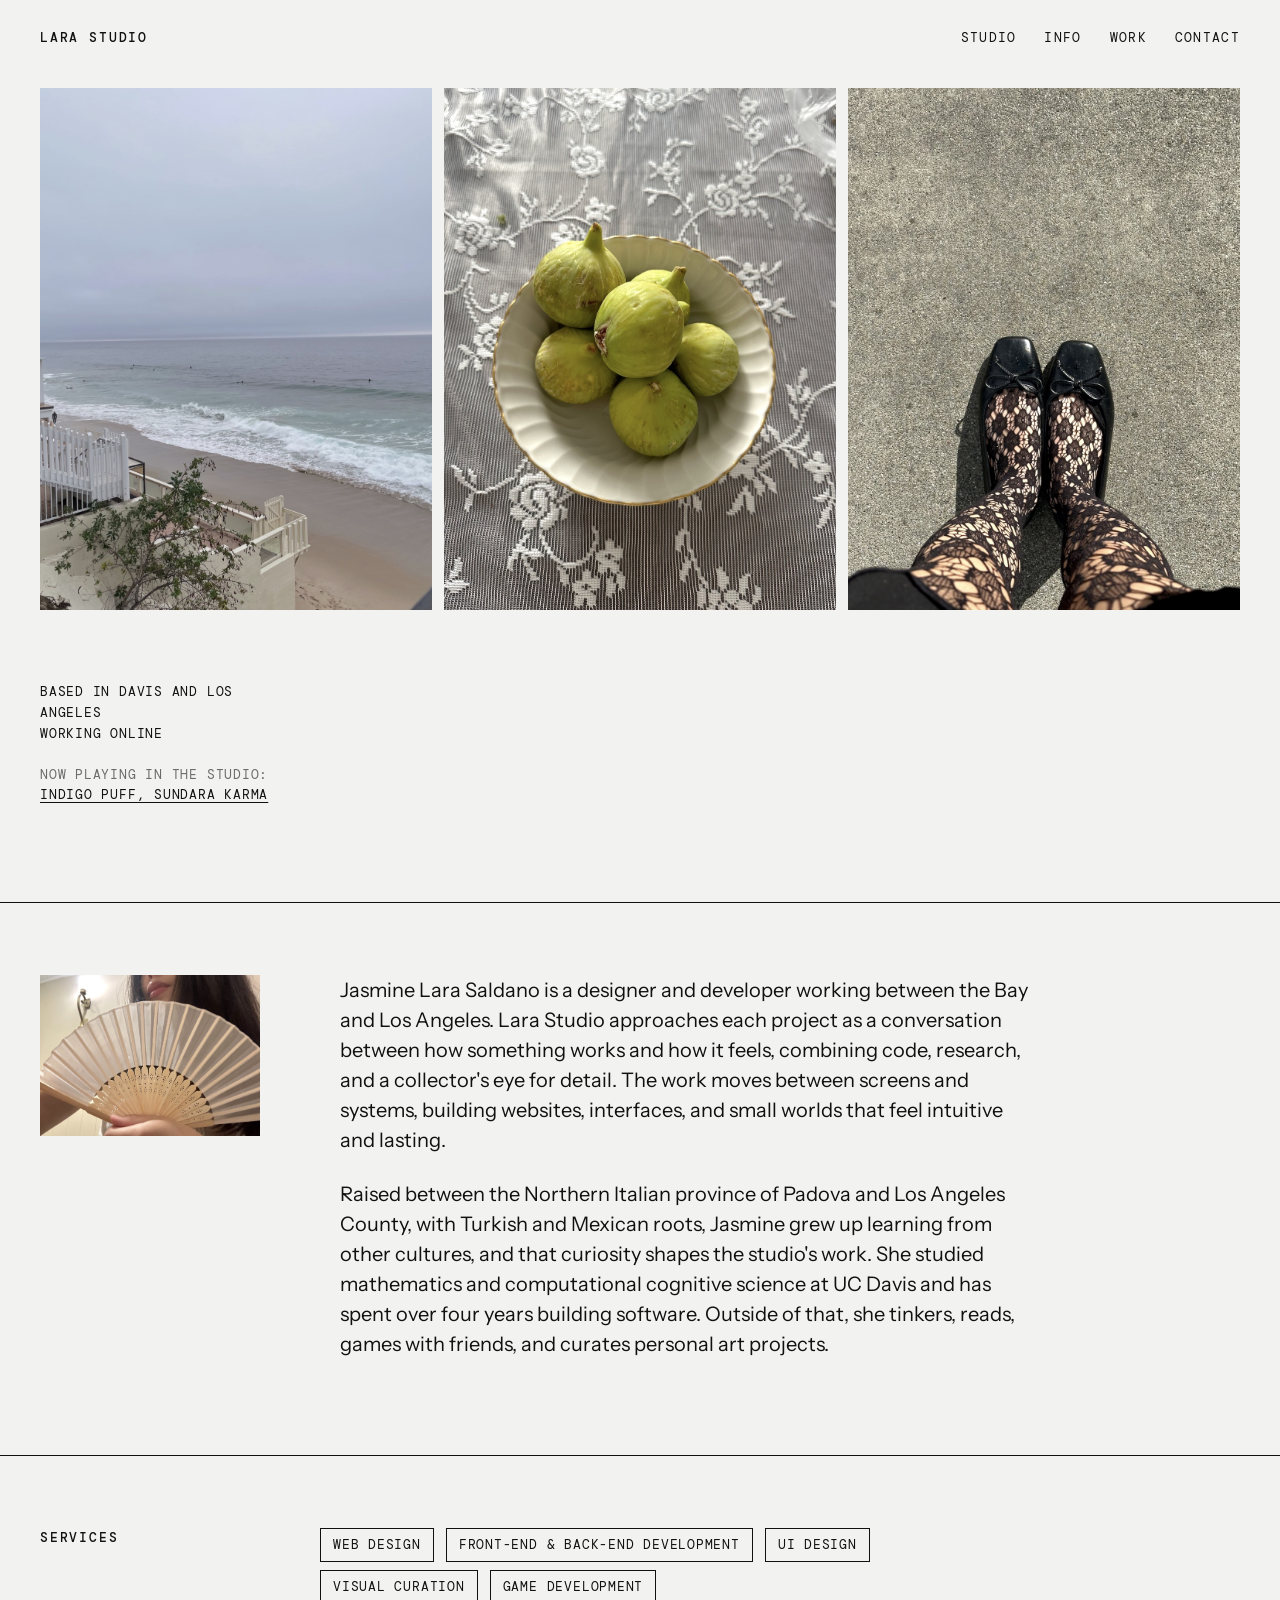
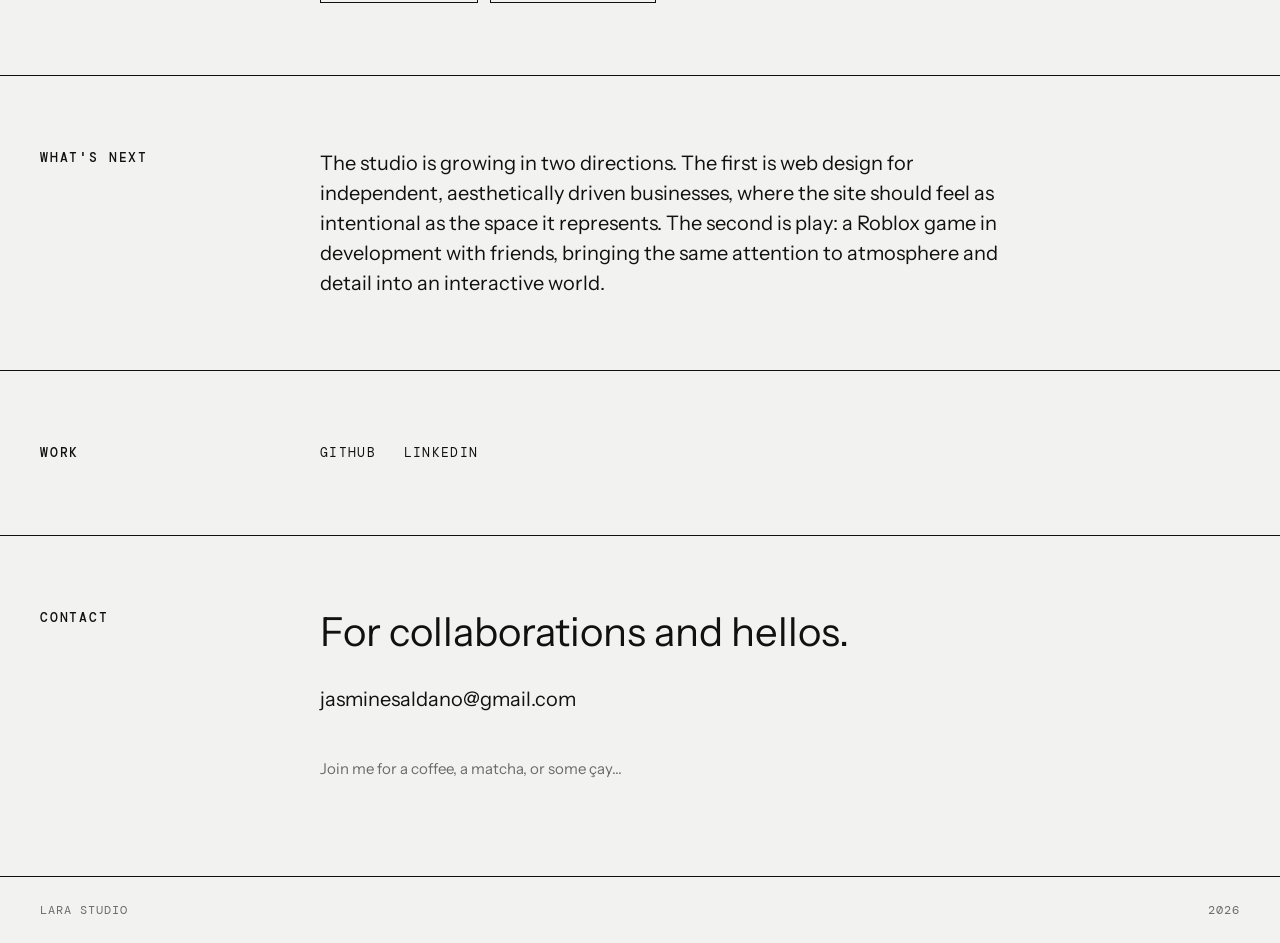
<file: index.html>
<!doctype html>
<html lang="en">
<head>
<meta charset="utf-8">
<meta name="viewport" content="width=device-width, initial-scale=1">
<title>Lara Studio</title>
<meta name="description" content="Aesthetic finds, small brands and hobby software and design work.">
<link rel="preconnect" href="https://fonts.googleapis.com">
<link rel="preconnect" href="https://fonts.gstatic.com" crossorigin>
<link rel="stylesheet" href="https://fonts.googleapis.com/css2?family=DM+Mono:wght@400;500&family=Instrument+Sans:wght@400;500&display=swap">
<link rel="stylesheet" href="style.css">
<script>document.documentElement.classList.add('js');</script>
</head>
<body>

<header class="header">
  <a class="mono wordmark" href="#top" data-site-name>Lara Studio</a>
  <nav class="mono nav">
    <a href="#top">Studio</a>
    <a href="#info">Info</a>
    <a href="#work">Work</a>
    <!-- <a href="#shop">Shop (soon)</a> -->
    <a href="#contact">Contact</a>
  </nav>
</header>

<main>
  <!-- Photos: list your filenames in script.js, they replace these tiles -->
  <section id="top" class="photos">
    <div class="tile tile-1" data-photo><span class="mono">Photo 01</span></div>
    <div class="tile tile-2" data-photo><span class="mono">Photo 02</span></div>
    <div class="tile tile-3" data-photo><span class="mono">Photo 03</span></div>
  </section>

  <section class="statement">
    <!-- <p>I collect what I find beautiful. Aesthetic finds, small brands, makeup routines and the objects I live with, shared on Pinterest and TikTok.</p> -->
    <div class="mono meta">
      <div>Based in Davis and Los Angeles<br>Working online</div>
      <div class="muted"><span data-song-label>Now playing in the studio:</span><br><a data-song-link target="_blank" rel="noopener"><span data-song>[A song you are into]</span></a></div>
    </div>
  </section>

    <section id="info" class="block">
    <div class="info-photo" data-info-photo><span class="mono">Info photo</span></div>
    <div class="body">
      <p>Jasmine Lara Saldano is a designer and developer working between the Bay and Los Angeles. Lara Studio approaches each project as a conversation between how something works and how it feels, combining code, research, and a collector's eye for detail. The work moves between screens and systems, building websites, interfaces, and small worlds that feel intuitive and lasting.</p>
      <p>Raised between the Northern Italian province of Padova and Los Angeles County, with Turkish and Mexican roots, Jasmine grew up learning from other cultures, and that curiosity shapes the studio's work. She studied mathematics and computational cognitive science at UC Davis and has spent over four years building software. Outside of that, she tinkers, reads, games with friends, and curates personal art projects.</p>
    </div>
  </section>

  <section class="block block-sub">
    <h2 class="mono label">Services</h2>
    <div class="body">
      <div class="mono tags">
        <span>web design</span>
        <span>front-end &amp; back-end development</span>
        <span>UI design</span>
        <span>visual curation</span>
        <span>game development</span>
      </div>
    </div>
  </section>

  <section class="block block-sub">
    <h2 class="mono label">What's next</h2>
    <p class="body">The studio is growing in two directions. The first is web design for independent, aesthetically driven businesses, where the site should feel as intentional as the space it represents. The second is play: a Roblox game in development with friends, bringing the same attention to atmosphere and detail into an interactive world.</p>
  </section>

  <section id="work" class="block">
    <h2 class="mono label">Work</h2>
    <div class="rows">
      <div class="mono links">
        <a href="https://github.com/JasLaras" data-link="github">GitHub</a>
        <a href="www.linkedin.com/in/jaslaras" data-link="linkedin">LinkedIn</a>
      </div>
      <!--
      <a class="row" href="https://www.pinterest.com/indiivor/" data-link="pinterest">
        <span class="row-title">Pinterest</span>
        <span class="row-desc">Boards of finds, references and things worth saving.</span>
        <span class="mono row-stat">800+ followers</span>
      </a>
    -->
      <!--
      <a class="row" href="https://www.tiktok.com/" data-link="tiktok">
        <span class="row-title">TikTok</span>
        <span class="row-desc">Short videos about what I own and love.</span>
        <span class="mono row-stat">Top post: 3.3k likes</span>
      </a>
      <a class="row" href="https://www.amazon.com/" data-link="amazon">
        <span class="row-title">Amazon picks</span>
        <span class="row-desc">My storefront of everyday things I recommend.</span>
        <span class="mono row-stat">Open</span>
      </a>
      -->
    </div>
  </section>
<!--
  <section id="shop" class="block">
    <h2 class="mono label">Shop</h2>
    <p class="body muted-text">A curated shop of my favorites is on its way. Soon...</p>
  </section>
--> 
  <section id="contact" class="block block-last">
    <h2 class="mono label">Contact</h2>
    <div class="contact">
      <p class="contact-lead">For collaborations and hellos.</p>
      <div class="email"><a href="mailto:your@email.com" data-email>[jasminesaldano@gmail.com]</a></div>
      <div class="mono links">
        <!-- <a href="https://www.pinterest.com/" data-link="pinterest">Pinterest</a> -->
        <!-- <a href="https://www.tiktok.com/" data-link="tiktok">TikTok</a> -->
        <!-- <a href="https://linktr.ee/laramuse" data-link="linktree">Linktree</a> -->
        <!-- <a href="https://github.com/JasLaras" data-link="github">GitHub</a> -->
        <!-- <a href="www.linkedin.com/in/jaslaras" data-link="linkedin">LinkedIn</a> -->
      </div>
      <p class="contact-note">Join me for a coffee, a matcha, or some çay...</p>
    </div>
  </section>
</main>

<footer class="mono footer">
  <span data-site-name>Lara Studio</span>
  <span data-year>2026</span>
</footer>

<script src="script.js"></script>
</body>
</html>
</file>
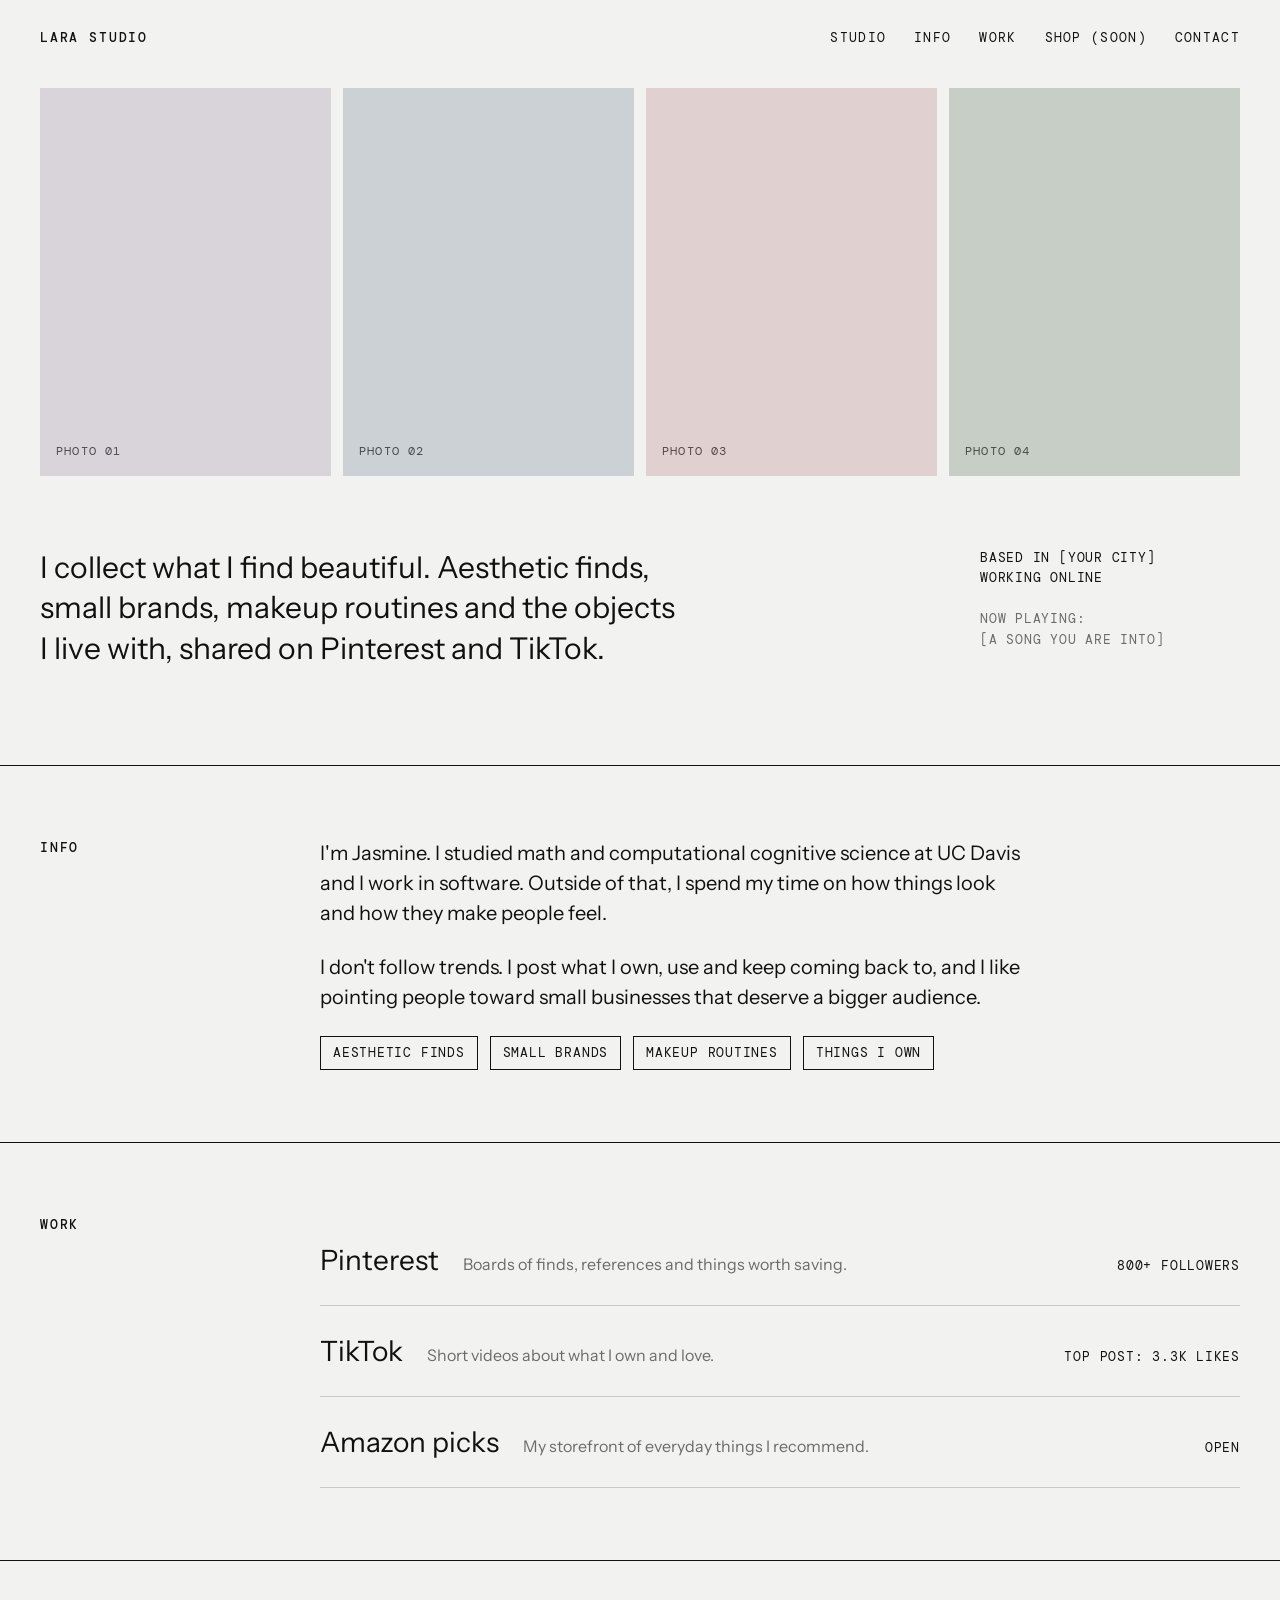
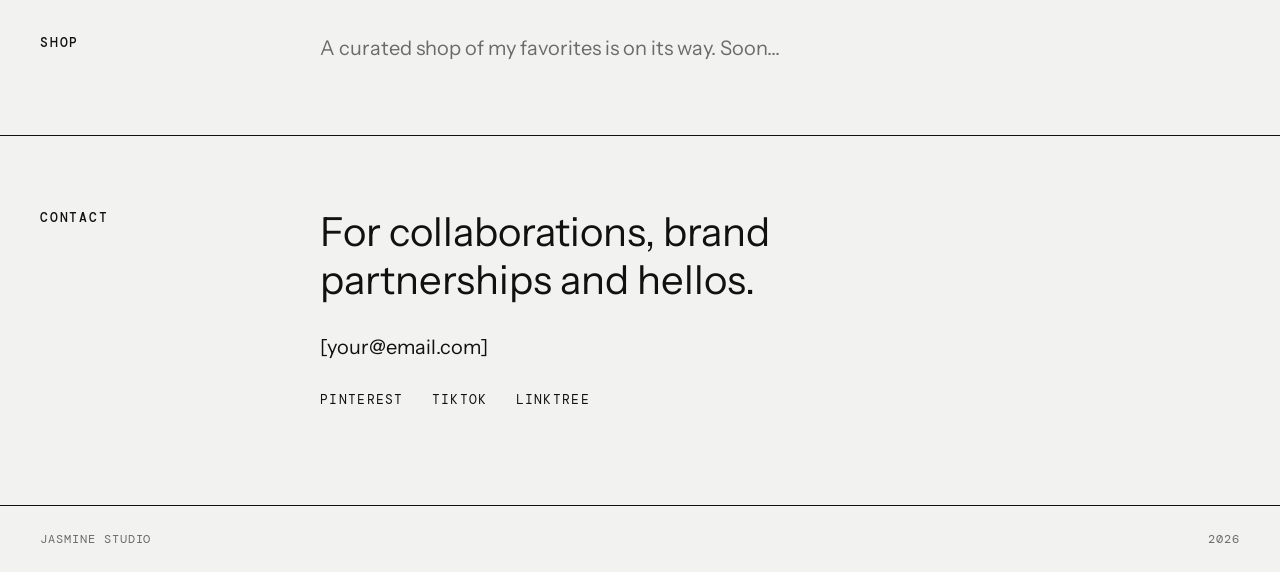
<file: Jasmine Studio – Home.html>
<!DOCTYPE html>
<html>
<head>
  <meta charset="utf-8">
<!--
Some of the files packed into this page (the "__bundler/manifest" data in this file, unpacked by the page’s script when it opens) are font files downloaded unchanged from Google Fonts (fonts.gstatic.com) when the page was saved. Google Fonts serves each family in pieces, one file per range of characters, so these may not be complete families. Each family’s license follows and still applies to its files. If you pass this file on, keep this comment in it.

DM Mono

Copyright 2020 The DM Mono Project Authors (https://www.github.com/googlefonts/dm-mono)

This Font Software is licensed under the SIL Open Font License, Version 1.1.
This license is copied below, and is also available with a FAQ at:
http://scripts.sil.org/OFL


-----------------------------------------------------------
SIL OPEN FONT LICENSE Version 1.1 - 26 February 2007
-----------------------------------------------------------

PREAMBLE
The goals of the Open Font License (OFL) are to stimulate worldwide
development of collaborative font projects, to support the font creation
efforts of academic and linguistic communities, and to provide a free and
open framework in which fonts may be shared and improved in partnership
with others.

The OFL allows the licensed fonts to be used, studied, modified and
redistributed freely as long as they are not sold by themselves. The
fonts, including any derivative works, can be bundled, embedded,
redistributed and/or sold with any software provided that any reserved
names are not used by derivative works. The fonts and derivatives,
however, cannot be released under any other type of license. The
requirement for fonts to remain under this license does not apply
to any document created using the fonts or their derivatives.

DEFINITIONS
"Font Software" refers to the set of files released by the Copyright
Holder(s) under this license and clearly marked as such. This may
include source files, build scripts and documentation.

"Reserved Font Name" refers to any names specified as such after the
copyright statement(s).

"Original Version" refers to the collection of Font Software components as
distributed by the Copyright Holder(s).

"Modified Version" refers to any derivative made by adding to, deleting,
or substituting -- in part or in whole -- any of the components of the
Original Version, by changing formats or by porting the Font Software to a
new environment.

"Author" refers to any designer, engineer, programmer, technical
writer or other person who contributed to the Font Software.

PERMISSION & CONDITIONS
Permission is hereby granted, free of charge, to any person obtaining
a copy of the Font Software, to use, study, copy, merge, embed, modify,
redistribute, and sell modified and unmodified copies of the Font
Software, subject to the following conditions:

1) Neither the Font Software nor any of its individual components,
in Original or Modified Versions, may be sold by itself.

2) Original or Modified Versions of the Font Software may be bundled,
redistributed and/or sold with any software, provided that each copy
contains the above copyright notice and this license. These can be
included either as stand-alone text files, human-readable headers or
in the appropriate machine-readable metadata fields within text or
binary files as long as those fields can be easily viewed by the user.

3) No Modified Version of the Font Software may use the Reserved Font
Name(s) unless explicit written permission is granted by the corresponding
Copyright Holder. This restriction only applies to the primary font name as
presented to the users.

4) The name(s) of the Copyright Holder(s) or the Author(s) of the Font
Software shall not be used to promote, endorse or advertise any
Modified Version, except to acknowledge the contribution(s) of the
Copyright Holder(s) and the Author(s) or with their explicit written
permission.

5) The Font Software, modified or unmodified, in part or in whole,
must be distributed entirely under this license, and must not be
distributed under any other license. The requirement for fonts to
remain under this license does not apply to any document created
using the Font Software.

TERMINATION
This license becomes null and void if any of the above conditions are
not met.

DISCLAIMER
THE FONT SOFTWARE IS PROVIDED "AS IS", WITHOUT WARRANTY OF ANY KIND,
EXPRESS OR IMPLIED, INCLUDING BUT NOT LIMITED TO ANY WARRANTIES OF
MERCHANTABILITY, FITNESS FOR A PARTICULAR PURPOSE AND NONINFRINGEMENT
OF COPYRIGHT, PATENT, TRADEMARK, OR OTHER RIGHT. IN NO EVENT SHALL THE
COPYRIGHT HOLDER BE LIABLE FOR ANY CLAIM, DAMAGES OR OTHER LIABILITY,
INCLUDING ANY GENERAL, SPECIAL, INDIRECT, INCIDENTAL, OR CONSEQUENTIAL
DAMAGES, WHETHER IN AN ACTION OF CONTRACT, TORT OR OTHERWISE, ARISING
FROM, OUT OF THE USE OR INABILITY TO USE THE FONT SOFTWARE OR FROM
OTHER DEALINGS IN THE FONT SOFTWARE.

Instrument Sans

Copyright 2022 The Instrument Sans Project Authors (https://github.com/Instrument/instrument-sans)

This Font Software is licensed under the SIL Open Font License, Version 1.1.
This license is copied below, and is also available with a FAQ at:
https://scripts.sil.org/OFL


-----------------------------------------------------------
SIL OPEN FONT LICENSE Version 1.1 - 26 February 2007
-----------------------------------------------------------

PREAMBLE
The goals of the Open Font License (OFL) are to stimulate worldwide
development of collaborative font projects, to support the font creation
efforts of academic and linguistic communities, and to provide a free and
open framework in which fonts may be shared and improved in partnership
with others.

The OFL allows the licensed fonts to be used, studied, modified and
redistributed freely as long as they are not sold by themselves. The
fonts, including any derivative works, can be bundled, embedded,
redistributed and/or sold with any software provided that any reserved
names are not used by derivative works. The fonts and derivatives,
however, cannot be released under any other type of license. The
requirement for fonts to remain under this license does not apply
to any document created using the fonts or their derivatives.

DEFINITIONS
"Font Software" refers to the set of files released by the Copyright
Holder(s) under this license and clearly marked as such. This may
include source files, build scripts and documentation.

"Reserved Font Name" refers to any names specified as such after the
copyright statement(s).

"Original Version" refers to the collection of Font Software components as
distributed by the Copyright Holder(s).

"Modified Version" refers to any derivative made by adding to, deleting,
or substituting -- in part or in whole -- any of the components of the
Original Version, by changing formats or by porting the Font Software to a
new environment.

"Author" refers to any designer, engineer, programmer, technical
writer or other person who contributed to the Font Software.

PERMISSION & CONDITIONS
Permission is hereby granted, free of charge, to any person obtaining
a copy of the Font Software, to use, study, copy, merge, embed, modify,
redistribute, and sell modified and unmodified copies of the Font
Software, subject to the following conditions:

1) Neither the Font Software nor any of its individual components,
in Original or Modified Versions, may be sold by itself.

2) Original or Modified Versions of the Font Software may be bundled,
redistributed and/or sold with any software, provided that each copy
contains the above copyright notice and this license. These can be
included either as stand-alone text files, human-readable headers or
in the appropriate machine-readable metadata fields within text or
binary files as long as those fields can be easily viewed by the user.

3) No Modified Version of the Font Software may use the Reserved Font
Name(s) unless explicit written permission is granted by the corresponding
Copyright Holder. This restriction only applies to the primary font name as
presented to the users.

4) The name(s) of the Copyright Holder(s) or the Author(s) of the Font
Software shall not be used to promote, endorse or advertise any
Modified Version, except to acknowledge the contribution(s) of the
Copyright Holder(s) and the Author(s) or with their explicit written
permission.

5) The Font Software, modified or unmodified, in part or in whole,
must be distributed entirely under this license, and must not be
distributed under any other license. The requirement for fonts to
remain under this license does not apply to any document created
using the Font Software.

TERMINATION
This license becomes null and void if any of the above conditions are
not met.

DISCLAIMER
THE FONT SOFTWARE IS PROVIDED "AS IS", WITHOUT WARRANTY OF ANY KIND,
EXPRESS OR IMPLIED, INCLUDING BUT NOT LIMITED TO ANY WARRANTIES OF
MERCHANTABILITY, FITNESS FOR A PARTICULAR PURPOSE AND NONINFRINGEMENT
OF COPYRIGHT, PATENT, TRADEMARK, OR OTHER RIGHT. IN NO EVENT SHALL THE
COPYRIGHT HOLDER BE LIABLE FOR ANY CLAIM, DAMAGES OR OTHER LIABILITY,
INCLUDING ANY GENERAL, SPECIAL, INDIRECT, INCIDENTAL, OR CONSEQUENTIAL
DAMAGES, WHETHER IN AN ACTION OF CONTRACT, TORT OR OTHERWISE, ARISING
FROM, OUT OF THE USE OR INABILITY TO USE THE FONT SOFTWARE OR FROM
OTHER DEALINGS IN THE FONT SOFTWARE.

-->
  <title>Lara Studio</title>
  <style>*{margin: 0;padding: 0;box-sizing: border-box;}body{background: #faf9f5;display: flex;align-items: center;justify-content: center;min-height: 100vh;font-family: -apple-system,BlinkMacSystemFont,sans-serif;}#__bundler_loading{position: fixed;bottom: 20px;right: 20px;font: 13px/1.4 -apple-system,BlinkMacSystemFont,sans-serif;color: #666;background: #fff;padding: 8px 14px;border-radius: 8px;box-shadow: 0 1px 4px rgba(0,0,0,0.12);z-index: 10000;}#__bundler_thumbnail{position: fixed;inset: 0;width: 100%;height: 100%;display: flex;align-items: center;justify-content: center;background: #faf9f5;z-index: 9999;}#__bundler_thumbnail svg{width: 100%;height: 100%;object-fit: contain;}#__bundler_placeholder{color: #999;font-size: 14px;}</style>
  <noscript>
    <style>#__bundler_loading { display: none; }</style>
    <div style="position:fixed;bottom:12px;left:12px;font:13px/1.4 -apple-system,BlinkMacSystemFont,sans-serif;color:#999;background:rgba(255,255,255,0.9);padding:6px 12px;border-radius:6px;box-shadow:0 1px 4px rgba(0,0,0,0.08);z-index:10000;">
      This page requires JavaScript to display.
    </div>
  </noscript>
</head>
<body>
  <div id="__bundler_placeholder">Loading Lara Studio...</div>
  <div id="__bundler_loading">Unpacking...</div>

  <script>
    document.addEventListener("DOMContentLoaded",async function(){const h=document.getElementById("__bundler_loading");function m(o){if(h)h.textContent=o}const N=/^(font[/]|application[/](x-)?font-|application[/]vnd\.ms-fontobject)/i;const T=/^[\w.+-]+[/][\w.+-]+$/;function $(o){let l="";for(let c=0;c<o.length;c+=32768){l+=String.fromCharCode.apply(null,o.subarray(c,c+32768))}return btoa(l)}window.addEventListener("error",function(o){if(!o.message&&!o.error&&o.target&&o.target!==window){console.warn("[bundle] resource failed to load:",o.target.tagName,String(o.target.src||o.target.href||""));return}var l=document.body||document.documentElement;var c=document.getElementById("__bundler_err")||l.appendChild(document.createElement("div"));c.id="__bundler_err";c.style.cssText="position:fixed;bottom:12px;left:12px;right:12px;font:12px/1.4 ui-monospace,monospace;background:#2a1215;color:#ff8a80;padding:10px 14px;border-radius:8px;border:1px solid #5c2b2e;z-index:99999;white-space:pre-wrap;max-height:40vh;overflow:auto";c.textContent=(c.textContent?c.textContent+String.fromCharCode(10):"")+"[bundle] "+(o.message||o.type)+(o.filename?" ("+o.filename.slice(0,60)+":"+o.lineno+")":"")},true);try{let C=function(e){if(e.origin===window.origin)return true;return e.origin==="null"&&(window.origin==="file://"||window.location.protocol==="file:")||/^file:/.test(e.origin)&&window.origin==="null"},_=function(e,t,r){const n=new Blob([r],{type:"text/html"});const s=URL.createObjectURL(n);p[s]=n;e.src=s+t},A=function(e,t){const r=u[e];delete u[e];if(r)for(const s of r)_(s.el,s.frag,t);const n=f[e];delete f[e];if(n){for(const s of n){try{s.postMessage({__bundler_page:e,__bundler_text:t},g)}catch(i){}}}},B=function(){const e=[];for(const t of Array.from(document.querySelectorAll("iframe"))){try{if(t.contentWindow)e.push(t.contentWindow)}catch(r){}}return e};var z=C,K=_,G=A,H=B;const o=document.querySelector('script[type="__bundler/manifest"]');const l=document.querySelector('script[type="__bundler/template"]');if(!o||!l){m("Error: missing bundle data");console.error("[bundler] Missing script tags \u2014 manifestEl:",!!o,"templateEl:",!!l);return}const c=JSON.parse(o.textContent);let a=JSON.parse(l.textContent);const S=document.querySelector('script[type="__bundler/page_order"]');const E=S?JSON.parse(S.textContent):[];const O=new Set(E);const b={};const g=/^https?:[/][/]/.test(window.origin||"")?window.origin:"*";const R=E.length>0;const d={};const p={};const v=/^[0-9a-f]{8}-[0-9a-f]{4}-[0-9a-f]{4}-[0-9a-f]{4}-[0-9a-f]{12}$/;const u={};const f={};window.addEventListener("message",function(e){const t=e.data;if(!t||typeof t!=="object"||!e.source)return;if(!C(e))return;if(typeof t.__bundler_need==="string"&&v.test(t.__bundler_need)){if(B().indexOf(e.source)<0)return;const r=t.__bundler_need;const n=b[r];if(typeof n==="string"){try{e.source.postMessage({__bundler_page:r,__bundler_text:n},g)}catch(i){}return}if(R||window.parent===window)return;const s=f[r];if(s){if(s.indexOf(e.source)<0)s.push(e.source);return}if(Object.keys(f).length>=128)return;f[r]=[e.source];window.parent.postMessage({__bundler_need:r},g)}else if(typeof t.__bundler_page==="string"&&v.test(t.__bundler_page)&&typeof t.__bundler_text==="string"){if(e.source!==window.parent||window.parent===window)return;if(!(t.__bundler_page in u)&&!(t.__bundler_page in f))return;A(t.__bundler_page,t.__bundler_text)}});const y=Object.keys(c);m("Unpacking "+y.length+" assets...");await Promise.all(y.map(async e=>{const t=c[e];try{const r=atob(t.data);const n=new Uint8Array(r.length);for(let i=0;i<r.length;i++)n[i]=r.charCodeAt(i);let s=n;if(t.compressed){if(typeof DecompressionStream!=="undefined"){const i=new DecompressionStream("gzip");const k=i.writable.getWriter();const F=i.readable.getReader();k.write(n);k.close();const D=[];let L=0;while(true){const{done:w,value:I}=await F.read();if(w)break;D.push(I);L+=I.length}s=new Uint8Array(L);let j=0;for(const w of D){s.set(w,j);j+=w.length}}else{console.warn("DecompressionStream not available, asset "+e+" may not render")}}if(O.has(e)){b[e]=new TextDecoder().decode(s);return}if(N.test(t.mime)&&T.test(t.mime)){d[e]="data:"+t.mime+";base64,"+(t.compressed?$(s):t.data)}else{const i=new Blob([s],{type:t.mime});d[e]=URL.createObjectURL(i);p[d[e]]=i}}catch(r){console.error("Failed to decode asset "+e+":",r);const n=new Blob([],{type:t.mime});d[e]=URL.createObjectURL(n);p[d[e]]=n}}));const M=document.querySelector('script[type="__bundler/ext_resources"]');const q=M?JSON.parse(M.textContent):[];const U={};for(const e of q){if(d[e.uuid])U[e.id]=d[e.uuid]}window.__resourceBlobs=p;m("Rendering...");for(const e of y){if(O.has(e))continue;a=a.split(e).join(d[e])}a=a.replace(/<[a-z][^>]*>/gi,e=>/\s(?:src|href|srcset|poster|data|xlink:href)="blob:/i.test(e)?e.replace(/\s+integrity="[^"]*"/gi,"").replace(/\s+crossorigin="[^"]*"/gi,""):e);const W="\x3Cscript>window.__resources = "+JSON.stringify(U).replace(/<\//g,"<\\/")+";<\/script>";const x=a.match(/<head[^>]*>/i);if(x){const e=x.index+x[0].length;a=a.slice(0,e)+W+a.slice(e)}const J=new DOMParser().parseFromString(a,"text/html");document.documentElement.replaceWith(J.documentElement);{const e=/^about:blank#([0-9a-f]{8}-[0-9a-f]{4}-[0-9a-f]{4}-[0-9a-f]{4}-[0-9a-f]{12})(#.*)?$/;const t=[];for(const r of Array.from(document.querySelectorAll("iframe"))){const n=e.exec(r.getAttribute("src")||"");if(!n)continue;const s=b[n[1]];if(typeof s==="string"){_(r,n[2]||"",s)}else if(window.parent!==window&&!R){const i=u[n[1]];(u[n[1]]=i||[]).push({el:r,frag:n[2]||""});if(!i)t.push(n[1])}}for(const r of t){window.parent.postMessage({__bundler_need:r},g)}}const P=Array.from(document.scripts);for(const e of P){const t=document.createElement("script");for(const n of e.attributes)t.setAttribute(n.name,n.value);t.textContent=e.textContent;if((t.type==="text/babel"||t.type==="text/jsx")&&t.src){const n=p[t.src.split("#")[0]];t.textContent=n?await n.text():await(await fetch(t.src)).text();t.removeAttribute("src")}const r=t.src?new Promise(function(n){t.onload=t.onerror=n}):null;e.replaceWith(t);if(r)await r}if(window.Babel&&typeof window.Babel.transformScriptTags==="function"){window.Babel.transformScriptTags()}}catch(o){m("Error unpacking: "+o.message);console.error("Bundle unpack error:",o)}});

  </script>

  <script type="__bundler/manifest">
{"047ff31c-224b-4fb9-a8ad-c86feaf57485":{"mime":"text/javascript","compressed":true,"data":"H4sIAAAAAAAACqR9eZvatvbw/++nML65xArCwGRpa0bDTZNJmzZbk3S7DJ0aW4AztkRteYAA3/19jjbbwHS5vydPBluStRxJR2dXr+d8c/nm8v3Tj5fPnVnOMyeOunnJRJLRXpFHvQe+KJyuE3OHceHQOBG+855OyySNnVUiFs7v05I58t0Xxe+OV1DqiAV1lmF0E86p8/7y6fPXl86M5zK54GUe0S5n6cbJaZQsKfL/n1sW1ClEnkTCHXoeIhfb2zB3XlLydvqJRsKP6Sxh9F3OlzQXG/[base64]/v6n7b6/O3rv2wYpuID8Tzf9ykiF6885Ec5DQW9TGlGmVAZNZD8SD1qesgI9f8oab75QFMaCejLuhtHLpI9ZUi3wso0HaovxPEXRZQnSzGOQxF246irXicuwttlzpdFkONlTm8Tugr4nnz2xMifU/FUiDyZloJ6rvxQFnXRaARtmeFtBc2WaShowPyEMZp/+/H1K/ypCES7LXxB1+IZZ4Iysdu5Lj5urZqVvDHo3jmM0hsFV8X4t4vJAzS66Pl0TSOP/vnI07AQL1lM129nnnveg1ouFLAEIaQ72O3EOXQ1pusTNeSE+kWaRNTTZTps3J/4KWVzscAC4YTAonj+9vW7MC9o7iF/CQ8vcp59EHnC5h7FLgy7txBZ6qJ/OhOFhU0EM5H8LzORA/yTdju5A/71Nir4fwbwq9WvK1SloQ37AbzshykVDhuKfLNl5LsPb98oGHgU7aNQRIvtX3y/l/O329XwA5doyt3tnuZ5uPGTQv56DP1lX8zMM5wT4d/Tme22rrxKIraVUZWoauRkux/OeO6pyhKHzxyNOG/opvAEQsm4P2kR4t5z222Pj5MJEeNkYmGvulf/hiO9aka82e28BvMXcs1LcBIKM6SBGtOIx/TH9y+f8WzJGeAIZoC7V016zC+WaSI8t+cif8mXHtrt3PecCxf5OV2mYUS93pUfR1c+LMV7O/U7utfDrmvLSuTEKXH9IurKjxY8jWm+nYbRzTznJYuDiKc872bJ2kuYU+TzKY7KPKdMPIMM58t/Y5GHrFiGkIaGU57HNA8Gy7VT8DSJnb/4/nH/ZAXdPIyTsgjOluvhlK+7RfI5YfNAZ075eshvaT5L+SpYJHFM2f4/N3Qzy8OMFk4RdYtFwui2/+/aSLpLXiQA+GDQ7/8bGt7Dw8kSOn8PMAPYwGYVOQ2zhM2dA2DhOwslTNB8CU9ZUhQJm29tAzlNQ5Hc0uHfh/Tj04CSXwW1nL/V6SCY0hnP6T/ovPkEsDTglOD+/aEdTzgteFoKOkxYQUXQHy65rKBLbykTRcA4a4w1TRgN8+4cphkW+Ff9mM5xPp+G3tngCzwYfIW//AL3kXP2+N86+dEX+OzsMT4bDLD/1WPkPPzi36c+ePLw36jWEqwcGjyCGYfZHoYsyULZZbNKnIH/qHBoWFAnYbOEJYL+PRAysehGiySNPdb5CrDGQQH0vwD5ZKVHxWzV22o8hyD+Zxt3f9D5LgXSZ7sM4xi69Wi5dr5croczzkQwGCzXvYH/yCmTbsYZL5ZhRLF9Gqol+Rftf3G48Vc8j7vTnIY3gfzbhYT96X0UJ8UyDTdBwmAhdacpj26GqyQWi+CMZsMFTeYLEQxodogmhrc0F0kUpt0wTeYsgDOyO+VC8KwOO7WuHj/G5r//8ARqk6X6GP75j/8+5jrascOyoHm3kGSCnMaDUZcspwVPb2m8Bfh3Z2GWpJvgDujLInLV+18+ptnfm41jNPy3F9LgzzH4w+V6aFZR33m4XMvBLXgh5G9YmJV2iBpluZTPk+iwhEU2gi8DWJUpnQn58Lkr6bbgbPDoi0dfPnzy6IthFq67amU86UcL25Uny7Uz6MMcVQP917Tf75/1NcT+NZvN9Ho/+/P13hzwo+V6uFokgnZlbrDMaXeVh8tTKHH/n4zGSegs84SJ7X+W4ZxuszCfJyxw+v7jKBvuJQdGsWS8tmpjJKxIYho44S1P4uH+X8CecC6weXAuHAPjrd4KTlgKPtw/wA8sUnoQBOFM0HwrG1fnSDeMP5WFCBy6Biasu6LTm0R07y4B0ItzvuzOklTQPHBgVE4ryZY8FyGrqvjLghaRdWMKW9vpfvVVcUeBMlcoz/H7/cEdhRJBValuxEsmAmdwutwsSdNuxgGeUy4WpwsBsukWAuhrJy8ZA/xdKyiXf3LQt36jY/u9i7+hxIWjAE95vDEzI08lPef947m8OJxJKL93K3bxZ8m6KzpSEOYvQ7FgYaYISqC1a2Tg6F4P2IJCeF9ToGsREJxCMjU/vn/lUX8aFkB47naKrtRVNWlPoFsFqsjYryUZCzXp/BP06wFz4NAaGfyHHACJeVQCP2y4QEF+pB5T7J44yay98hDm5GfqMZzySEIdDamfhfnNCyqiBY09jjD1CyqA2n0TZlQlhDFfCsnCxR4Hvk7z9NfXgGdBwlLsdjOowjMV+4uczpAvFpR5U3Ix9fnNaCo5LA8Frlvl6N7HZDrKqTdFkvwfxiPfMGjtNvXLZRwK+q3IUo/j2GahPfIlmJQQZ4/0UBPCTksBcEHYgTTBjZNbxfEWfhITVy8jFyeGL/g5EQuvQLglfM2VGJBPj2srxCalLhpO69wk+YZi5i9oGPvhcklZ/EwSLFO0V/VEhALj+vwZgDsl1M/pPClEvoFUj9dkHTMjixnj6YTkflnQD7DLvD4ayrfL2YxGQsFDVR4SeJl6C3Kx6AysoCX1i3Ja+GEceyHCsrxOimlKBfVCtN/j8cTANFatvaYZb9beYAYXIB5LfcngvaYi3O22ewOtjNQyRv54MRmBpC0sUzHMWoQAcnb67bYXjhcTkiGzfcI9Hte+tGyk88GL8Nb3/Rj7vq9KvL2leZ7EsB63+72Bb0lAiGU+K/WcwRof1V+8AnhBFtPc++DNEArK+isuEOaSAUwo6f02ftr9b9j9fH1vop/63a+u700e9PA9yO6OruKOd+VfxR0ETGRBSWtQzeO3IFSDtH61rz8pvGR2sxaQMOSLPMm85saWEppxf0IIcT233RZjoRno7kAmIrfd/kniLD1qqF1oac0AdwcIWbzwPZSDGnPTOif14n2caxEQSHTqOTq9k/t8qdtHaFisEtiTkIi2UVhQF3oU6I5wQkgylMmtenLLJjcLJ0O9SGolEykVMQBouXqQrcYgkZVjuSIvqS3Ut8mzMC2q9IFNBxTkNlAo5EBvS6Zkw7HNvkfVASHQ6E2ZTWnuCRSYybggZ+226ed99/5uZ/p830XHswaZo8YkBf+VouHa6fFTTQjSlztPHWT9oTintrah6HRQMvPoWOg1glinM6QpMG1VMqwSj3W7mBFC+qiChAFV1e73f6Nd2erWygbHYiJXFbQ0dne7/ERPZNrEZCIXsW7XZspetduqEDGFWgA6OhYdtdKJKwVx4gJK0rHomuTdrnprgQynRe2CFmZXIWDOE1bSoVn5UPOZrmKUd9Rq7LjENdIrRTELzJcgkd3XlkkFrf/[base64]/hkUavExVG4lPyBSdPv7h7/YfR1oEm8ZCJPaOHpJKpfQworbul5Y4rZBJGLMcN0ghD+rg73NOWrF2WafohySpkTFhsWSQ7wBY/KQj69S8ONEy1odENBRstEztPC0UcT/NLciZMC4BObh3dJJMqcvmT6waS/pxkXFGoELg+Uldkb/lOYJkDlOkrw4iSCZh8ivqROyvnSycpUJMuUOlkpaOww/prHZUodVn3Il5Q5wHkVL6WYx8lpGL9Vqs8/yiSnsZPTWwpkvFNAzbFT0DBLaVE4arpp3FwXv1Ky5SxKk+gmcDl7Bg8u5ixahGxOZZJ8grSELUsBSS/hAVKKcpolMumDfIK0G7qJ+YpB4vd085yvmE4tlzrtx6VOWea0KHTiO3iG9IyXBTU1vIYXU4fMUbXIdFWPTKUgRrAZl/Bm81Ia3lKb9wreIG8GEw/JcgVAyjQtZR1fp6X8OublNKUWNs/lawUhoPzXIqOslGBSr68pK23LGa81/JqrdmUOyOBsDpC0VY4CscpQUNZSEgOTd+rVQEXnKrjoPAUZnWN6ofNMP3SuhZzOtrDT+RZ6Ot/CT+dHIYtoWivwTCbUSpix6nwzWpOrxmsy1YjnXNjql7CvoMg3XNgmZCKUTHlxougrXpwoK3gZLQoR5rLFj/D2Ad5sHmWxzblksU03EJQZBn4ypxq9zKvGHufh3Db1PA/ntiXI0Q1Bum5HpeqpUOl6HiDHTgLk2BmAHANcyDCQtUIa24GnJsX2wpbRXbEldH9svhUaNUq9NKkSElbWYwBoE6C2Pf6Bkt+9UTD+7cK9P9m549/cyQN3d3/82/3Jg/vowe+YKonLezq/XC8999xbd5WcaBdH+gl5bucH2nFR78LF7jxxEY5UteTqqnhgKpUvuuYd8UYteB+79ydoN/7tgkygNdFszTtvdbvd0cUOfsdXV8XV1YfJg1G32xpdoJ137iml9E4y/jvY5GFOw51IREqRNyLwSe9igtxORDvuBfKqOs6vrnpXVw9rhaTy/gLtzsdh9/[base64]/[base64]/7zLih1HXd0+QyP4kAWsGkPaMIhpCKUEqAWpIWyGLqp4VKEEGGD9EigpYH7eP+YJa5IQK45hY34ErREPXngcTewHOXA86gPLKFZ9ft40XLKcUfHganu19cZXxdWHSWeErvZX+6viwT3FL9XZyvFgYpkLcvHJy0FWICcyYVFaxrTw3O22GjHY/Cg49I6b6M1RrTKh6Ga94duDEdTO0WjkugFH/ieeMM91zbBAJKhstwpB3OvrOLqO83AmrgE7uzgUhJKL2hrwzq96IwSUr1zrErHJfXVvIAWyOBJHfFEY5ZxtMieMYyAHHUC0TgjqyZQ6Iah4nLCME15noJK5M00TduNIlecfJRcUuKppKQRnThSy27BwNEvhRPKMrbFcEU/hP6i7lg4YE8k/aQLy0FgxZFSECTACM+bESZjyuRMnwAncOnHqxAK4tVlC07igwpklc9OU0lI5oC5zgCmiubMYOIszZ/HQWTxyFo+dxRMHWCjIUO0vcuD7srkjKW3LAabhlKZOSoFscNLEycKEOVm4VKxhFuZ/lJQ6QIg6GYV2WHjrMD7NHZ46fClU5Vx1i5cC6l46S82xLOV/PpcA/8PJl04unLycbizLScM8WjgFVUta8RF/wojCManZ0SwL841kSyVb6Ug+0hGxY05RR/KLjlg4kpt0wKDQEbkjhFM6ZSp52dskphw4Wqe4nTtz4MSALSsiRx7BMOZQzpwyqnSUcNIBMb4TJTksHZqmyRIkAhlYkErOCTQ5zpKnmzln8lfzU5GQnZN/ZBkhx6isM4xxhgO/YWpfC8GXjlLjAa9HkzlTYhlnRqcpTNuMSl1hFoo8Wcs3rQiSxBOwljqtgKUJz+wW9Nv2gziZzYCZAY0X6NogpZBbDdQSsBpkCmjWZBl4BYH6Ioz5ypnRWco5dANQU6h/p/p3rn+hE/OwLIoklMyQM6MZzefU/DLYMTOa8Xy54Cmfb5wZ5bOZXPhUUuGm6WJJozIN81p3iyW32SJJoSJR5tMypSyiTgagziiLUl7AlIJ628lmkBc72SwPIydLnExuBRqL3Mkku6xIs8LJmJNxB+j03MlAoQ1fLRchEzxzMuAzTUGpDc7AmjUrnEzqo52s+CMXTqZWbgZLF/[base64]/KVs0jmC4nTsjJzCkGXjkTaWbhWskEorJ/A8sPJ+aoATF84YHlQyXeWfClnj3HYKtTJy5SqgrDt4SuJ4uCPQtaFkqzUBC1AIjhhKhxpVOEorbRTLMIlnC88jwtH2TQUS5qmElSOtLUBWMLPdC6Rg6OsJpyIpqk2ypDPsEjlsyw0gxXLuBpFSsPcWTsb57OzHjibgbM+czZnTrR2oo2TO/nayTfObO3MNs4sd+K1E2+c2JFbtXCUdYaTc9AvSoSoAQaoc8rXcDQUNL+lIWxnIRk+R+ErnmfVE8+TeQIGy7M1/NkoiGjEABtGV6t+lLUEYMtU/[base64]/t04ek0bFJQuF6FGXKFY26eNffrsyO0s1zCjIZsDKtkUgmZwjJVA+K2zlBXq71qyDOssVRRAGAFnoH/UyT6ltzRNpSogLTOmMLV6lqtIP9eQs3oDax/GM1U+pks5TolS9BaR9I60y3ZSGCtfOgZBJoyKRRLdMKDFU8XL6B4CgVQZ5slXtVfhSW5QeDB7LwvXKg0M4+CX38LCkRCS3jlqdlmp+5nzlX1Qo1MnnxxarjqSq44oSioF6Ohn04imsZLPVB/oiaSKUss4LEO1IewTYCmJQoBJmOrv5fYsymXjdZNlFPy5nFu1Fw8oJ0F6v/1rfLXyg+7kAdBOFaEzdpu0u4vdJvXuKgcVwOXuBOG4/mmSzV3sSg7EndSsdJaiqf2VApIQFNLyIaehWxNP5IcOFAxVdhiGgMvRKG+SeDV5SjcAcYrrgmXVEOwrXLC+cnc7+SwXs0wYeQL0/WPXONRAjjshrouw15op8vCAkkSV58k4n4BzmrRLcXe7Vim0OGacTxBqt5XhkCyHglaqquNAbfZ+80YBNLqDFWjlOHnzIxBcMF/uA+uRot8rTXYluzEGcL550EZY6gvMif72z3xVOEKt5EiM0263PFCxOrUOghfLPtYgQmBqALCFFQAg9cNUSDAyXxLLYDtHxrUX7DbNxd2Jr84L72vOUxoyI1GBFSvlKJkgj/t4AX/71dKaNwS0Obl4HYqFnyXMk15FL5nw8gMnqAXYotYt1aV9p3Rq6bt40Ee7XR9nAg2VQcfAGneAe5eyUdaQHfmSASvAzk0yMeC3B3rvvyyGxAOiehquvQFmXl4Jgu0ImEcRrpWSj0CH5N5C9MD8UgJmKpT/Tc3UGZ80xj9MtZa8p5w0jIW8tDL+Bx4qylT6YWVE739Bs0OreUNcHJnMD86+xOa/f3aG9kk2P/QtOmW7vw9WC5pTb1zfyRNYGGCJ/SphNx/pWgyltX5FLQXy7IJa6gax8d2uhOcXk20fP+7398cehbtd7xxavZrWy11NAdOAXkFrVkbeqLUQYlkEO6loMQa1lS2O8S9Ed/go3ulhiKQT290ujPmFNdyo3P3qolws7bltUo6Usx7Ie7Wli7FsOWwGGrg4SLwAxOFxkhjLuuLws+3Wxdyu++ICjJtqEmgweS7QeV/WUiB8qtO8hvfb/xpdrbZ9/PBsf293tVWuanpMrluzGL4Wh9ZIB1arpiEXDUXlmEq0ANy4vUpnV197M/1dV82/45IJ6yk/MfucHGhPcmSwpjfGCZhz9H7z1IG0Y9L6bjfV6PSePmOM3ZO1Na0Qj3TGVF8ns413wpiEa9uRBBfSdiTBW2OMWJj69hODmJaUnPX7eCPIQ/oQ3wrypN/[base64]/bEV7a1gK8/VUEIDZCBjsq+nu3BuBk+HuWL2/00p2KQfZJZI92km6eyc1PjtFHO5oNqXxTml1dspIge5AD0Lz3TIEKQPbZWFxszPimV1Z0KvpbkZVzQUVV1O0uyqgJ3m0K/KooGK35IWg+Q48GuBk25V5euWpznThE2/3H9XPXlJN+jOh4ztUBCs1h2e+2+W+RNRARIIjtyal88q3wRapqfKsXuB5Er82VFzr5uC7ngSktEeAta+Bh66mx2cvrU6fc+UiUTtfztWHTpFHxB37vcmDolzCMK/8T4V7ATtEFriQB09ttRjs/Rms1yWuH422e5yQqps1p+uCs6vVdoAf9fdEGjFoUsKV+kAXGV4O9JjWthsX9cq05vSAHjnr9/v73jxBo9HYqkkTHySzGy8iF3/LxpbjyEIrapzVyNoQo3a7qKrtLXMQgjAaCX0GRWi3i2rT2OtJmZg/5xyMd5ZJ4Uc86wH9MPZ9P1LjeZqmXk/J2Yg3/i1ou/[base64]/[base64]/XYwM9XE7HZNsyvO4FSXM17kUcwjM/[base64]/loHslIOrj6tz8JLcN6Uz5je1UIiHUq9axLqK3HFrnItpT7l0Njqy2A+hn4wHtYCtjQIj3q9OKrNPuAKP2GgIY+l5zWgxoinlf0aCMGFWAbGa0xV4+52zDiUZWGSCm4LCLDURqNWP2ixdjtXu0CEgdtuK5QZSIL/queNWsXt3AqyRJ2U7agRNr23W4OaLObHmgRAWk8aQXd11NUFNSdA1XTq/lEyftp/0xrOmqK5EmhJ2PJ69Clx4GD+IxzVnsBSICP/7g39Jr3Ah1W55DO9eDw4a7d/9KWFgYew+TpBODF2jhl4o8t9+KNhuKs9kVETP6t5ptNTQkBGxpMjc071tbDaCXF3XCxx6OW3FUGObyF6mzD0Rt4CIhgkSKDZUJ6cflK8kOFtvBztdmaiOLElR0cFOQpMsUpVIj3glmUBYhlrBWriXTG/4LnwPGW3LHzRzX2hvOBrNr6HW0sT0+ycCN+uC+HfVoHZxpUzqCp6AQyTXRf+rRZ19o13X1UevCt5ZzDxxTlhQ8Q7HSsHpWM+wQVR+cppHiRTSVVzYTsREY91IacHpeSTWUVfCy/xb3Hh3+Kf4RGCCeEI4UgtmAUl24QFY//RGe7jAR5MMDiCjFXgmC/hPWFvIUWV0GlQSzD2zx5jf4DhZzDBLiR2E+Y2alOpvBRuo1JTWOfUK9/jb4B0isppEnWn9HNC8yvvqnjgdUfjq9ifdEAygP95whW6Vxca/FyxZ+zcSq+dvp7BgUkY1DAHbSjlqD7BlVqz8mK2XF3T8mtBMUWjBR1T60QKNZvP5hRwQsXXfWNIQMP6HriN3/[base64]/Genjtdb8QS/W3ewCSg4RNHnORxlZBGuywAviZZ016p0Naw0qrRyYJ3oQ9uDBlS+DH4wCOu52JiMZAkG5ofxbciQJvobC//LG/[base64]/hpcDazeCPMCurJFxL3L5BeEoS+wKfl+32tN0u9WFCCJkapYEFBNdk5zcAgMS+yIFX34XWjTs28q4FzhC5kJnjbIIUGbUAaY/ZNhnpD7NzU8swU1EQFh0Sj7MJzs7Lg86sSQkZKzKFn2sZuKN/FWvebA3C1EbKCg0XHXI9Aniug1WwoZ6dlLWdkRVMh4X9Yn84C1UYECMiPlx1VZENrWExve7khpaMhkcfDOgj1IM/tQhBR6LnW6gFc/hlsIBTbTigKrnnpb2zx4/RA/jjC66bGTyBkEax9Ar0zrDbd5XY1U7RI5DcVW+jR8FDicgi4v6rmpOU9IfpeTFMOx0UdUjifevl43QyGkGcOG6faoq5qBrKbW34niFRzsmjkfXn0ewP+Kp1BAqsMNj3e3Mp+bX51kJC4MGTOq/+0yG4xuDEP54MVXwBK9EuTJqSN1Y06RaMo4NUB3me7ZWIlPqh0XsWE4mDUsnBRV0o7u52qWEytATOrehUHf3CjXlm+YEpeSu8FOGYtKa73dQH0Yt2vXJ3u1fC+wOIPh6FKVicTIA/tm9oOG2343bba342ei+8qRTRo+C5fZTybEmwKvGO+kYJeFQRPJc2m8Fzb4b2SJ4hJZFhUso6T/41SBRL8gJSpQz9axslBrSWwJYlOvgejJLMhgYA+8OqlPQDePst18S0vyxoGfNnIAmxLTxBeKZi29h6pIRbArKsCeG1nY+EstE4gS1Ps1WwV5KyhvJYGOFKyb8aH0I2qkRZiWdQqZ9gCtxmCWkXU6oAZy94Xss9kgahkvxKx+Vkt4PXTqnOjJovX8eM/uFhN5TlvQtBtOxakHIi6aTfbrdmB55i7XZL+Dyj0igXbXMF67Grtd3PdIUyYlSrPwFk0upX4LYKQSlQb7e/[base64]/dY3KcY37Cd5UhdE9Jp1bAEiMZ2iifkEo60AwDbVhcoTmL2rl3wM9aU7677VKsZkm62datVJgvPQ1HIRgUBrnlaz3bXOSlaJv64KD0cbOE9f+Gx9S/fHX5+vLNx+s3b59fttspyDAODVU0Xsb6ROSdDqr5+DozEEWkvpSeQpUFiiRCrMxkqpB076pELAlHz4twCr6VyshkhktELmZeBKHLcIrLmq904V9fh0wa5tKY1AaPiwqo7xRM1Sfq/Kk6NjGH4E9SyoOsIQ2cm2rJ1A/EupbwEGwfL39RMDNU4vdCCzCrsq0TID5t3iVtuEQ4B8R0TAjruZU9mVFP1A60w/hceQORa6Fe5Utliv+gxm9JMn0iAzYe/[base64]/ngCDw9oZugmSPpT5a7qICR9psquVF7YFdJYU1mgI35qIKg1gZGHEAjTX3fMNXow+eCyb7rmonwvYol8GIlC2oU9mCuntcGLlIYFEa6KJGMFEncAsoZ3jehTP+bzdWBTd299jdbh0ZY0G22nEdsEsIvEvq8VN5DgNOyjEVOFflWX/wyFHOQzR2wsKh2VJsXCUCRgFAOylkhCGDlFN0KF9NofPH8xLtQQcOAIa6rKA2JcTVRnpa4f53Ru7uDQ5OkVSuVqHWDs6S5x49MDkE1z9p7uwqo7VmbljIPAi35EqjcXWaSEPrwLIMh1/9pVE1BoxPFaa/u0NmfUdYW8MpShpMRswKbcK6hM2eHq3UkvCL/kgV4RK3p57WBATjSeCVhiq4pF6K72sXVOgHce93is59197LwhzlN+fd7+gZKzsQmA+XZAwSu1NTPdvjUu2/KY4bwUHBnAWP80kwxfdU4Lx4X8XvPK4p3mN9Hmpm3wtxijOkJr2a9V/+ctYlL3b3tB9N4G2YusAi5wpUo+dATUizEjOTZrIKrA5uOVkzAnFDrZkIqeKY8nY7OpyodtubEe4VCOHZyU2T2vGXeIrIRSlbmyKkVQIVBL47Urc1Byh5TKkkbaZbGzK9Ao2RzdGn+ERO7ePaHTAnLHwNQ4v5Ub4JkXuiepNlTYfsXHA9Fw0moKgR/XsCXHztuIWtlx7M3AwrqFpRlIT5FF9f17iH62uxTF/GQQ7JvBAfoFNBMvreS2RUWE3M1sjlEC+AXC6qSLcLbybpl1CRAO+UvfM2s2R5VpHlNthjWBTJnHkxzmrMUDwOJyQz5EpqhWJe7BulPUnVignxApGLUI5SctgfPObbGQPaIK5voV//cgvZb7tgFN2dp3wapl3p4FxtrD/57NTyM8vSPbk2oB3I/WddgZAkR6ssj041b6hB1QEwTlPH44ifVomDtisxjEwyTiqlWuCCLdY1uehd+d6nYr0TxRp5V6Pdv3b3rHL4Go3cT8XaDdxPhStDO//ZXpn973ulJDO7V2Z6r0xJ2tJnr8b/ze0TV9sn1NtnXd89GaF2jZmAtv3drtUC9U/zriSj0x+p/QZwA0PhJoEIGyKxC7i1VvLb6xo/dQP8VIKuCfNTHsaXa7DYDVMv8m4QvsHXJqDzinjX+KbayLfkGkq8IbeK2IAFocmFW4ub3xx0Bwq9sdbo1/gG31Y1viErT+BrhJfkzW638nJ4npPWcrdbK6rlzYj5mpAy/fxGrkqvwG9QcJTpFXiJ8IaUo++90ru2iARfkulI4qHbA8oHkE93re1LzCoJUixnPtjsdtY1yBj7FO5+X/H4c7O3n5H1yE6t8zvsoN8h9g2c9/AlRIzZbiU1ePYEyERNF2YqxOSP71/JYDsV3RiCZ3leUBmRZejAfXqhk8pgcCkUd4+Hr26GkzB4D1H3q5PXk4O/NMFob7EUpi5rixNLd67g2d7O5SWQyxAoCF/i9yh4r9fFU3I52u4DBU3lzPNRxt22qPoZfg+oOpYc5TNlJ2Ww1W7XTIBrytSUyjicJl/hqIMYUa/Je+9aadtqJID3EQwP8bPmKfDangKv7z4FnuLXtVPg6fjZhLwGYebHdvsGqAoQG36oURbVXP9vwJXUxUn4PkPBM2vUUZ0/T6vzJ1PnzzP8HpGLZ3IrvYfzp17LB2+OnyIUqN/aMfTDXx5DGtP9KSWnRMgnTpQGhjWbXWqNJTupuqcZj+ZG43qjfe8JL0Fg+NoErISk61agzBt8CWVNBjpKOaMgFPFafXRgUO0c3FcApt/uAxchZZtR0yPYEMz86ESoFwMnOSbF/hWfbYVGQ+Xc+fjhl5WvJwjM+Ln1ewNBV068/Pz8MerkHeFHizB/xmP6FO4j2FWRpo27kOu7HS+/uLjo1xRID58oIYdgVWAZ41OgAsmYQE86/JQKLKNjSOngXMoeVMd5kt4eTe9uxogbMC48twNCr1/oRHvSYpBrIBd/oKTXBXeAvYnZXw/Z35086G1wzoi0p53SRXib8HzXzfjn7jSR9tRS73xDSW/sKDu2q9mkZiTL2YFPVx/npI+5losru5lGKG1xnqi41Fx9FxFlYT+MzpN2+8bE7BlHEzREUacjZWvjSMaq7oEsfxzp4OcPrHIIaAfrnfCg5+KocwY82+y8P0qCWedsyDrWmVLgEmFBygrBcDCd/1C7EJJEVmLygdY9P1Ok+Z6okx7GCB+irfydNccxg3HMzDhm8mrAnozPPusM5NsDVxslVN5gjcHMOmdoOCOlHEzZOdvrmuTFAhYGJUlAYQ3KhMZgI9TxcqZ6U6IRlAgkAJpDsMDY742+z8SwL0z8/kIH7zfzZsKOy5mDOQIjf5g0Yibs6sodnQWDgx51Bqr9QUNTVVQzLI5mODoEioAZTkkkgRIdznAKDaTH1V9duWjbKCnrER1yVhUuVKh+Pd6teRhDRPxOUKhY/Tpxbx4m7iivvLz7OIcLDGTO0FUWlcq1FY5E1iEFFp3OCbOdgtUF2aDAkCSdPsGoln7qTT50ayg3ZM2jRNdUC2q4td5XEKLwWQG9s7H4q8TK6iPX0QQSGcJ/[base64]/uN1DAQfkq9Ag/6Z/Bx7cKeiCReTfp9sQXlGI5AxJ6Cf05tUsuD7fQn5gUnyLJjMVCljbLcJGiFmdZiwOw2/ZQYQ1p63GRckwPlb1FpfKNDjW9qBEOgwmXAY3t85O7cDtX7E3W8dOTujKYcUnBpZLdww5NRWiu2D9aMWSMxViIXK/aRdOSiMzugJHPFiqwPrEbG1/hGbS+5+G/JjRej4XXl6mFXxm2l5m23vTW5xbckpd4tQtiT5ZWwc7e7riv9Ubt9W2dGbkkjG5yIYLDZ+HpCbvdFRdpn9SAmtRfQsxR/FrhkaNjzscRm0YG1FfD11oYfrj8Ar53RiTQPBX0JspsDkDm3QC1bo7o35Efh3frKGMWLlTlq680hslySF8J7gxV/dtswgEErZWxwqyxf8M1u592Q7CAKTXYYhWYEgm2dug+2e2xKgJxirCo71vur9OCFaW1CltJcQ49mTl4KnYWXaDg3Mnsv0zVOyBzt9/tKL9puLwHbZQhPKxivjQfhX4+irq/XucpaakVRsBpmfk5nZOqt8bWyUkdYJlnt6QdoHFaFlv4rocy13Bg3ILOX6HfGyKCP31DysN/HMVNGERoDvKGjyhv5De0OAJ1KOYQb0FpEJXZoomXQtTo2tJy+ZqlloicID6Etq0T0+1qplADHYFiTXB0ihYfQxHZpxhRASnLhbbXrXhAzrwR9BJ6RgxgSKRrOWoRwSefMMJXaKmxiOex2HljLYOiOjYOwLRZ8BVS1oeO3VkGSS6w+gxM88vQlbbk5AWcycb/HUwpXIUYK1v/VG8Y6Wkjm5L+kZvP8vm5R+N+RL9unNTJqAcfif0e+rNhTLNxLIrHAtuaWCLW89cQiKbD2TUXYvMurH1283VdJSpjuIgyvyiscbvHe7vcFFeoSO0VCQLYq3G7XXkCTQsUrCPpTlQZaJaI/Kg/ZP/m2UWx/5EbvoW0jUZek9eSfkzT9EW7hUMWVzvSnMC08A8ztfr+vRWpiNTBLZ1Kd47nPn8lhuNhVEhzwzzMp78H9zcW08/v/M8vAmC7b6yGbN5G12zYD7NRM+vB35L3EL/GrhlvilFnLDmsDZPeDdQ6QCIFaGxFOLuB6tspLEMQwzYhldxeV/gR6u7eINR+t2j4QhQh1bxkHTgruejpxKRksyF/wa21eFS1yntHRthKe0nrcLe2IqM7wrioMp/w+OP1FbQq/q83gL6MP3i+YggBLyYxeS5Na6mukUIPxz1o2RCvREMNWCxgILXHLzc2I4MYwIR7b7Vy4rBQ/6S/XVdgDrKxuRx4dUWmnIWkWJbCrNKlajtUUINfjjXU8MXLlTe+mI4rUUTIuHcbKKEGwjmWVgIu7Dl+PpXAmoHtcjL7z7m5Jxd5ysUGWxV6pI2oAumbG+4s2zNDknQk2Qj2M3ODILGE/yx4a4xKcJexb1UnY6qaTNbtpfWIQfTWoPTheeWj4i8JmDl0LyuLCyX27hRoYDm2Lcklzz/[base64]/zZbvdSetXKuuQsSpJ0akBSmlXiITu7tcWlKNZGul1XjTy7cohyypWDjg+HHJ9sY3ZXA8d9bJb8iebkxNzfQkiUw241gAlmhF58Yl5jO6/[base64]/+ouQ390+fe3Ttnf4T2SnwI9gpB11uG65tPnv8n9o69bbtC22h4V8+rqnS3Z4fdPkSGGonPlKtjVeXyL/Z7E5L249oxIu/NPRqOWKaGdDsNmcHfH9wRAi/RXjmS/EkVdsB/VskdJJA0VT89Q5q5rk0S/r8vupOzZ0mvZjeGf7o7jVmI2/[base64]/sDpfA1GCie2OfrnPTviAmsRmSv+74g+OGwZK548aPX36P8y2sN69/oCeFXP4SmIW7MaErPDDv+nHuyt6Ds7gWvrh7jCx5nWB2R4RWYqR9JJu90heSWx6Fqe+hlu0jR1CZTcSxrbXB9im2uEV00yrfGtpNmuT9Bs15Zmuz6k2a4r92aDKmtMFWm1DtHTbtfAQnabHPJjpNU6+BLfvSK91ehgUQIq2+NVu/331ubqYO1x/[base64]/6A96ZRarBNjEcSk7CkGKIRgqXjHiFovw4ZePus+/2bxaP918+qM/++rDu+VP9Pb5k5fzz+LZi5S9fvGE/9z75YdvshntvCz+++XHPy6T53n07c3rV9+/fDJLvu7918Xrv9Wvbsyzo75B4qn+XVb9m3/8Zr34fDZIf/rm1zevo/i7t5s/+oPLeN7/tGC96OyMFev+zeaPd/2P6/Cnxz//FBcfvh3MPjz/cfb41+8+DVz84a/6958p3MzVA8DHIdi9/ecL/+wrv9+T6bZTN1Wnsv6X3ydx8uaPV/Hyuz9e/fHV4296ry6TL3+4/ZT21j/+mqYPf3j5arN8zX948vgHnn/31atbsTx7/8uv33z94tNgU4tn/0NTa320egpwORyJWsQbs1a0Gr6ubM1H2yKPgnwfyF+KwR1pDuYTAVMal7dSDN2q37jpu1KZ3fA1r/pH6/qXkwYTrWdSN33swdtuUxsf1OT69+6pR+i2vOPQrfaRUaqooNL08NYR43wHPVbEv6rdkvYEHHwtplchHSncS/[base64]/[base64]/xra9z5WHubSuadNm8Dnl+eAmOab31RlrizJFFLipnPJ+Qhr2St4Qkm4ns2tpmPA6qjigvnSJY7v/BgoPgEiF2tQuCgZ2L6z22TSCIxgDdcExbzYJLhDCItpGvaWNysW10dru3vdzuDdukhE+O4LJD/[base64]/OByaGcRgjusY8U6qgcuPrD3CJFdqeFtmKTyKtjTazb7q7W6Rtj1nY8LavxuMrhJ8Xf1Yha8Q5yt2wk77v53R96VJpzfNb6Syb/70ia+ET1y5sX6DgiAdWx84sGvII5hnRh+4TnwziqQ94K8lUHSM2tIsxhFZSF4pk/JQi+ygFJPUI1DcIxkfB7NO8Ry9VrDm5lXNdANL8grWnGqJ6IVVFOk4HUE/BhhVzm0w3kZggM73ACpYCwDuDtu5xXtuFlhJS/7WkTyDH+kaD88SqkxX4199ZbqU7Wl4Gm31gnAhGgUBt4MFoi648ZsgApW1TlHKTgKXtfL781p3tjM2WHQi0W7fbJxUy4cmjhnma9X3TicjEaNXoA4lHpr+9Faeq426dkTwTtWajOrak9s6lW1qVea6gC3v5P9bbf/zkI43KSwQWVtcCVlJi/rO7E/k8LJ6Rzir8sQByx26hvG+r07dtobURHg5q9zWfICwiOEYBZ7w/iKmTblhgtrFjZ3IGMTDW6k8NFIo7kgVwU0XoRYsbB5Nb8sz58Ia5IpSM2TcksLSojDJU+jYFrjniX7sAXJ0Z9wGfaQB5cgPR0KydPqSoz6qVcrdxTeGBiDN4y4/mxtnRJnKV3v/YinjZQh/Onaq1kDdTPm3p/nSWwLwsveD6OtvD6tC7EZigAu36T53v8UbeGO2WS26Wq3xyprepQlr6XsTqlYUcr2/mywhQ4Eg70PdzrnCbuRCV31HPT3PtydrNLgKYA/e3+2eryFuwG6Ot4/XFDiz1ZPGolPVOIXjcQvVOKXjcQvZWIxGKhUsG8PBoPlWiae1RPPdOLDeuJDnfionvhIJz6uJz7WiU/qiU9U4lm/lnjW14n11s9k6yUEGtvKu+QsNRzIxCgs6N4XkcpUd92ZuVCXUG9Xi0TQrpyFQCXt/Xm4/HI7D5fBl1D9PFwO+vJ10DfvZ+r9zLw/Ue9P9PvZI/l+Joec9bdZmIMNZH/vZ+JL/dYVXDeQicFZPVFVm4nBk0aqrDyb2u9V3C9dxbSqQqfrWqZVLSZDVrTkRU7TrQkuFuQUbni+pTInnBZVTjgteFoKulfRGLfqnu+uun87eNz/997niySmW3PRdKAuXN/70ylfb6d8DZMFlmX6yymX7cvAKVt1KXWgX/f+atDva2svMDbb+9O+blFdfeji93BFFdzJADfpXEweXE2B9qld6RdT8FC9jnl0DfcTQ5Iu6I0Cve92yiGj9pV3teogeOgl+DUj7r9oTGM6dfFbeBl8Af9c/BFeZn1K6RMXv4KXM3oWnT2pyXeeG8uuulWX5qq0WMHIHhJlSqEtKiKIigwR22qh5uPaLTfmKhVQLBVUAIuY0WGkOMM4zG/c3S5WsZWhllEc6DD1H2iYR4t3YR5mcCWEJop/SuhqJF0kpCSukIVkKH6J8V1ZvYts5SP1E+jqNY6tU/lKB140Q7dBPDDrohBVtb1iwUcW1BLesuA1GxZ1133yO4jaMYQo2taupry3jfd7c0fMha91jifW8u/HRGbLyG/U3T6EaD5xtxM6lpdUnTYKNW6bkT5EgQuuWNd6pcEqczH8hfgw4BJngNOg1dA2bhGStNteQmIMHcLKzl86kroj73iqT4d80x/I6xQhes+heEj5IysB9198nnpgI3ok1CkQCk505yjIw0GVCBcje9mSXtYI7TUw/[base64]/57qMrd/zy8OO5yd+5HeWdcxyX5fYogoj0k9MCqKpGNRVzA/3NCegbYe1BNN5LHY33qY7Ge9uIxrtp7t1L/BQNG31qt71NY+4auSc39QbZ8KcSSK9evvne3e3k8+vLj0/vBNebjnsKVPLKGgmrO0DIS6E8+u8AnkxU8MNVj8zq2JCjFnOa6jgLB3eN14Pi4MvjD01Xq0gw+OkpzctH8rTd3tRYS7l3igWlQm7IelaYysghEJ9w9HR8abQ1+JkxmPtYV9R8HP3qfUQ2+MkzM8r3d+/X20MMkRQgv4ldNHp/gNozGiehvB1KOCFclRccQkCVQO32HZ/eUR4dZajLRE9UpG8ZvaM8ws+0eFuJtl+Ti+37xgJ+vT+5at/XwozsT+TfNiNXqDVuPdZWcuneSGpro3ySYbd6rc1utzFYB6KBwvmwgbm3x9fxXn5zEPsWS59jb443d+y3f7jpLea7BMynZgC62QDoJWoRtUqPMUQDI8BlO/8AY9go8CqOm2bwQcCYpDSY4gLMpoHcec6j10DqlDXq5jmtArKOmQyZIDl1/fyjuphLXZSNWefRwf6V5fMUHPp7Yxv4wl4HOmbdgbokSpOW3YFR3XUemZAV1PqH9q4Kc3nZWEBoB2FCO4iJiZOgnyFUgq3yqCIo1JKhBIbIfHB1BZKJTgeCA1gtnv1mJDqDwLxU4Pl0GIKj5nafk/[base64]/ewIaOnKR1gV7rqnigxJkhE/[base64]/FwPAaG1MWrsnpLb25IM7jkyAvtxPoHAFBD9fAssNMSBEstUxd2TFobqsWbyFrQGuGHYBgm3NA/6GOytAiPBkJpuGgetwb4276J+yxJ0ZcjBsL7TObqxT1pvocSzYfN1+PaAgrA4YHhaZstAyB+IM6VC9hijkIQ5FEFjeyXU/RGEujXhywvmUWs3gVlNBiNqoRLkhas4N8F05eswb7e/re4I5gRAjxMiVzQuiBTrLMmFoiGW6MAKcGvqDgSWlYL/JI7IU2U/wH07HoiJs4GVD4E08YxsrRIvWJKL1Jc2aN4S4ZrTIuSA4ecSXB8hfjckyFuZ4XSGwvV4hIG3xECUkItIxinUr/gg5J0sJgsZkwd4PyylRfmHZXUswVNfKIG//cCoAFTZWmSMAKJWHURWkNG3S3wCmEMVerhfZ8yXyBJ6muZe1q9POrz9bolGNVy8hCAO85a8KNkryRzX56ha2XG9FTP5gJXmvt4Ku52xTh7atCq41ob8yDpuDwJ6gMnFj+9fWpNCb4k6rh9HvroW9vIURwIhAy/HG8tdfDQjfVrnLp6OngYb/IwAjzH0no2eNe1SPmqi+z25eO/zm9F7k+01ddD3G3qtQoksHFmHAwGZ3fudJSi4lQFCcB9vwNIDRg665/faoMWqnMUCYjLOaE5ZRLW+qtBaKhnH26ktcd9F6pp221UprnvflCa+JjkFlgCyXh8aEv/N7qt+aw26vFb+wpmmPLoxmjWlb1PUbuXV7ldK2tfKTrrd9ubq6TUVIXlt3FHhgd4mdKULyGdiU6GAiW3fbrfmcvrb7bW3rGVAoU+FzNaeSiuZ/6morEXek4v/[base64]/iKcfdrs+6gxquoGnZM6AmZWDlEVahFxa20iNJuqhnEabmjE/WVbIJ3DOdeBDI4ZUrxfKyEOFbHB+V17TdkdY72kdMOJ3N/AaLUgaY6MWMHlqVspTOfQTXf6z9SNrdbRb/G2YHqyfOsqxS81gnFUiFo7cmw5n6cZ38VOED0EhzaienjCjemrNqJ4emlE9RWh/Yn6v9YFr11q1htVVv1nqji6bi4y0Wpvgsu6DACny0HvaCBHrfAQiiJtbb6q4qjZp/FGyNc/abe/ZoZfDs4aXA9o+hYNKhjYE4cqhvF+CG8T1vuDzeUrlJdZxPUYDQPIEBG4UBPClnOpL4KYM2VQdkBCw2IADAcz09eit1iXCa7l7LK80V9aPuhwYZ8tSlxD7+LigDvei/WblW/AUa/QbfNyTz94Gwt7aeXlWQ+NPRyMjybO4+2NtkLXL39Q+tkODOt7e0jxPYlqQubVgmB8EZpqrIMinAPfGoobW/C7cMJzb42dT6/fcHD/z2vGzsUOYV8fPvHb8SMxZO3Xm8tSRGEqeNZpIVxYq+SbgWPlIaDoVl9LP8VvAIWv98l0RrHAcKQ/I4AbruHxFcIsLSm++NzRfML2T/gtjvhTvIIRzHLyBCt5zLqSvzJJcbEOy3OMszG9eaF4EEk8ssD22lxJ91AOUReF8GR6dL5p3ksdMuy1/6tcaacMXbED1QRJowSFHoIrhg8A5wcvasvkGeJQn9BFm1qKtxqRo+/OccMsXJ5obri6ySqprYVqDgHmom1zQEahOlGUbRxA3AtyGTIQSKROQ99GibdFSF/+AxjIFe9lkpNhPjhncDVOrBu1xmtzCk5RAHV/gDZ1qsnhjeduNCn84gWA5OXC/JjiOiZIz0AzcJ0oA0U+cDzyjYgH0SqKctpxlOAcX20SZuuoLyRzOqAzDs6CGQtNnxP3CmkgV2Mk4cPzJDU03TugU4F0XOxFfbszH+ivfeSmcVVg4heDLJY2dgjtiEQoH7r4pnBtKlw5EoIKOLWgO5dX3snfAXRVOUS5BKOJ/KsDmMbTNJKJqGtrCjhIuy+/pWuSho09dEc7h03NjSnZR52l/PojUDBq8b3kh3qsRKO4VyAI1a85RCaONPhaofc3sLbTynrtBjduWYX9O3rImPTFkxM1aBDlo09V3nhYkqS7ZRuSikN3TFSliwkbqpJhjGNwsmZc5bBiQO1BWZlS/9aVcIAIsEKQmRKqHanb14NOmWMxPFA0LkkKcSD3mZGYs2edUvF0x0+5zbQsPccIwRyPIJoREVju1b8Y7p3g75pMgaUSg/KMunbnTW8PekVAXvrvAd1iDMjBtqURre/dP/C3qBqDvaCMUbcOX5CA86F/6knDpS0Ixk4d15T3CML/bZ4T7YbFhEQRn5nX3EQjFx637CKTkXuUB8XvTgN25t6X73xH6k0FzVBc23auDXfHM6no36ZAABoLy4fnb13f755jt9IN3y/CKgaT1B2/N8GXlnNNwIHlHPSb9bFgFG4TfwZ1vkCpqqQ2/kb2KT/ctIz8z48lQbe2fjkciN6/euMBoYAhICPga5CCgO3jBPCvgqqROsox5c7XUhO2RFri6cIDC/VGtQTMO4V+t2qY9Dhtx2pmK4P83dmUtEcNA+N1f4e5DaCCUxceWsLgICusBKr6JRDelK912TVO0lP53mcnRIyv42GTI0RzzdTrzTSVni3VUElYLDLbjgz+Klwr8bWYpHgUH/xKDMjySVa/p/71x3qtKgx1COaygGPIcyF1SMY+TEkGIGGCT1dcOG9pKfLBVWhZFjRu3BoU69e9hBb8GxtXJCBdukpBijpBDGR1LoD/phm+3nI9Hbj5U3vC01EsT5lEnok//nng+Gwc0P/[base64]/x0UHu8FxYDI79G3OxoMx+hCc6noHPAIwGEn26cZcThk9nOAB76LeyBXP/qmc3Je6nPSGLakjsY8i9VNtlsZt5RPtsX4qiaLs9ktCwHS/Xk9dRgttGVjR1/tSWH6mIGsrutR9EY/emybImIrO0fjMq3Iz4u5/2SZP6y0hJsWsxAB0wrgsQXANjr5cJ/dCuHu7sZG9thNeO9qDcGagac5u/lM7sJpHMDMCHPGEu8IyLnPNPuZ7aNAY6xiQ0dryez/QiajHAhXCzJUsGfI4QHBjR9OwX+JXDcavWAAA="},"07c6e389-4c55-4645-993b-0e6dea3cb19f":{"mime":"text/javascript","compressed":true,"data":"H4sIAAAAAAAACq06+3PbNtK/66+gOR0dUcGMZDd3N6QRNXGU1m0ePjtpr9Xn0SxBUGREkQofthWJ//vNAnxANt3L3Hw/JAKBfWAXi8U+/Oz77wfG98aPccRFkgvjSgAvcCbDgb3JUr/kRZQm9jpK7M/5wJDw5+lmm0XLsDAsTow3wIWXpitqXCTcNiDxjajIDQiCKI6gELldo30Mo9zI0zLjwuCpL4woN2rOvlEmvsiMIhTGu4uPzbQRpCWSS3ABSby9OJ+9v54ZQRSLetrI0rQw/CgTvEizrZEGRqExKjIhcAPPBlZQJlIYi+z+VubCyIss4sXf3G6B03uyM1Pvs+CFyRgrthuRBoa436RZkQ+HJu4yiBLhm0ft6jr1y1hM760ajDhmQ1CjofCGQ/Vrw9qfqqE1N2tE84beE8fijO/3uYgDem9xWx4J21WEVMRCwWi3W7Jrxsa9BWQXBVZSxjFjDPb7Roxuo0AyUZRZYiCQC+y34RDmv93s9zA3f/wxKkQGRZqZN64C65MCpuAgdtUyvrOAelSQHe4NLWaTM3DlB0+TQtwXzFOfmQhy9rsalxsfCpExsd//u6P1h0V23dev/4+U/[base64]/Myy0RSVN2BpYAnRnZP0bPxRxL1JFHAY6kJgzKWhjzYalBVg5b8O7wutZk/uu4wHCpLYFItDW/G2Lbb4AaQBKrdYzuTmY7JxiY1HRycmFVzh74zR7i1TQxcWM/mzLl5tuxucLsJw5vDTUU68u918f/LFtUI0PamG7BMZIl26Hh2kV4XWZQsrdO/a8RfqZtF19RXIvCWLtqb5uUYQ2dkemkaC5COgBNQ9wXxQnY0cTWvQ0J2NFbGmd9FBQ/RR3HIhWHmch+mo76Scu2JzHQkvJcJWLlqoZbUqdE77dd0torAF5CoFdpu2Li1kAH1mW+FhAIzcbPrqWmbo8F7K6Rj4qwpB8snU0sw06S11oZDS7DuiHyg5nfDZyYZmc9MQl9ZvtSUafYdGlSEOIqOPxxa7yxf3mqWguVTMbKOfDyH/T4cDkMc4Y2Rp2SaDh6T/CBP8B4BIdSzN2UeWj4hdOKGbOyuNcGc9ch0TNQ/R2MkjR+I2diNz6D2IW48GpEdZzCPb1zlJtaj9xanMXHDEXtlcSlhQH1SNW4lYPie0L4XIJBsgAXKwQGhyO7I4gzsRNwXFiG2nybCJZxx+xbiUtCW42hE6AOerSvTjJyTIszSO8NjtfUCobMsSzPL/[base64]/f0CqHbEJbekxr6L/I5WTAyrEPQQcDq0OdDDWYUlVv6Md1UavDVDzyLnK9jrxO419UE4Z9YM+o75foO6oR1xw8G644zPhNn5VHE9evHgxoT6DOb/Buzo+e41OhRCcYB6FubhhPhWMq6sgvaEB2lu40Q5WaUpxnqKJODAf33Sws/pMdbiDsK8+3Pn4hqIMm3RjEdyWwFiG7HCBiVoSJcIYN1+ToivmozwuP1vVMobs5HuLjybkeEJjBvPwhgYsHE3oksE8UCK/eG3FVBASnPnDIX4taUymltTAkiIYE5SzgDhqLqZIR86FnYfQsEWtPh35gfqam6C9+q+780N3ladZcZH44v7Y68bNRcHYjk+5A3bkH3t25Hc6vkQdN/rx2MbKiFu/xp6rR+HqFnrAV2SGQI0gnp0XkBUfo7U4YyDXqLYF5tnifhNlgNwQiH6wvlCPaAK6iq1mJP/CTX3F9xi3h1o/Kkkb07KN9YWQkh2N6ZV1rSjterY/HH60/kW1/R2DzuRaKbBENl+HQwv5UQHWS0JfsuMJcd/ge670u3KLbLu7xHuBukrkFhpGyXBoHVnJAzlfeGS/h+HwKACLkNq+1ixp1Sijk55HaU12HZAKTwYrltibLEqzqNi+FbdCmb7P1o/[base64]/61utU1ST0vneLaXYHmb/IRGASuu3dZJlvsBhiEvq1b30t1qlJ6Mu+tRi+bk1Cf2uWmiSf/pvtovxdWiaF8J3HAcTRpKIi+VKKUrxJMy4+yaxaA6Qe5WTXAl2pEPa6eAxF1xrctSiehKloDKyOwCDPo2VCf2e7yr1DHRcp3kY7yqXJnKfrTZqIpHi4ntf0mUZ/oGKMnnrIcNjd96PHuRWQA/NuaEsbd4wCViLHuK4OJNPAwMhCGLeQReDFIsfgUJUjjBTjw65mEkY8NJSm/5oE3g29rGE/0KOqCKEO2+2Z5FAlQXd+TD/oPrLaWTeUTQ0fSf/RkWYaG+lcC/artpqIO+MPV96AvMhKrM6xX90YrIJqiMQt7Ci/LDPx4GSbhwRUVcOOcvlLoTWSTsbD4gp9y3Z1RUEVq+jAA7bDYsHRWFYLjsZ0scASWz2SpUL0lNQH9uz/no2eLenyIZFf2K7IIMkj1KCacw/zltqANiIL0mwNCRe6hfUC2El6p965V8C0eSn7LdOccO3bXwGiWKSq2udkDew1FIKeA1vXq24farN4fA6VdLhfMJvI8L/XwCa0fVxO5eNC8Zmn8on/DKxPjlzI5yoti2k3lJqhoh+DxwKyBkf/UFgJsN4Say6Ki/Va+FhOnuofEs3txUngNlqirxsOB221rp20cx4Kv4yjZDkc/uWyHeUXyaYsLkXiS+hvALK9KPGtPkBV6fsZlfqTUjcGTjQC9pyGgMNP+sl1ccRPykpAhikhMKgj+aOxjLM89pN1NKZA2lDBm15YxLE0VrXNSO7VU6FUAjJgudB3kYD1iVRdpt6n7nciz2EpzkNIEhGTXSHv/+Gs3PIMmHq3T1z1O7HTZK3g2Cf3gPEME5S8qKlYuhAHcJ/B+kTHpHILtlNuRN3c11G+gYKHInOWdKCvfFCVR6rPvULQ8zQJoqXzC71WZyYyZ7dYSFezWCgrLZO8QO+8aM3wso4znUm3+CkX2as45asoWbbrJ936e7zpcbtyqpH1447i827+bXrXTv/QTWdl8ntUhO2S/rSSXVNIq+tnE1U/O1E/p+rnB/Xz3FG5RZ0IO8BOqyaWX2HpPdu29QWrM7QV41XVbQeLQAcRRb2D1RM7UGZ86h7y9thK4+3pvOFp3vU9E+d1uO4chAEYsajcXYb6j/w2b4uqfIpdGNsXMWwpZ0258gB0fManYsQdQRzOhPtIzyrbOJ7o5c0Tx2cnzw8qns8dn03G/zj9xw+Tf56c6is/4MrshweK8dnz2WnlMz7yXWC7yHdew2hEmwTF8ehB0uMAbdMKh9PDxMfxaZt0OseTyuUvxNTSEmPG6Qcro0BondGqxAfkKMNi59eppeV/zlfMKTCb4ceCEEznNWK+zGOB0HK/f7PfW206StryFGiHyfEdjHuOkuzgMNnTkO4y2PSiKDMbrBpOmvd4ys5s2GzibR0INf2TB7ansV6KxpFcHpzA44d4pZtsmJax/0ckYt8JQLvV4ksp8uISoqTQSegKSpMiSkoxuxe8lEGJBvdIxxriBsq8H+tQnDdRlheNNt+nvuiRRaa7dCkKo/[base64]/aGfv9/KaiaRIf4mE1CVtmhwmRyt4boW3Ewla54Jjyy8I4F3hCYORRsozrPy8w6pReFci1OjgoHbYJwJ3L7Td1Bs9ycLl9WefirJRfZSY66F9dbl/LdP5d6gtWIMR1nTmzLX4tFtez86vZx8XF+4+zq/cv314vXn9YvP/wcfHperb4cLX448Onxe8Xb98uXs0Wby6uZq/ZoHC5jf33FRLgcZqImdo9e3imB733tkEKfRrT6dTJ5MdQGM3JG+syR5NuWxq1wqjhlYVsPWwgxz+ZMEcwMlGB6lGLwdpVtG5+Elm0XYktXTHVGw1Z0wjVW927Ry3ulRrRkLV9WeI+anf7Xbsbyal+LHZLZT520EmuW9uPV2RdMMDikN4wD/ob5jhtCSz2tsr15sGNFrzH03ge3Dg4SyrV6Hq6nx4Q0bXAudZPD8guZgPVSA9U6VIV8Mbu8ixwl6MRiedLvaG+xIa6Ri2u/nvT2pdp6KpuWIumVR3KK8AzAYU4r//G4eDdYx3RO6CL+nx+wy6b8+D7BCeKMBPgn0sfMqaXda1KhbHnaZKX6+ZrUZ+MoqWmlnHqQfwe1qJOd8FuSGgbuUXGarMOVO1tthv6DDqhmtvzZzvzBuSf7bDHHu7POovCrYDsP2FVAToX19K4EsHjdPcwe0fgutZ2AA2P/8TgHuhA9fQc5ZKi/DfsMjZ7f+dyWVf7SyIvgS42sI1T8J1d3XJyjie0bio5UNFFlESFkykeWMRjh5H7Q5JfoflbCp6uN5AJp7sJqhXkSVIq3msrFQ+oeuwXuytjuPoHFtMw/tED7IN1Rb99AVvHWOZtxN0rg7FsPIkOKiGqGr3H2HtxFZwFDeJr4ZVLabMPOLfrgcgy4T8E6Sd/AC2ZDCSVWRAIXnyDbApQl+zC76nEHOBc+FYLvN5gfTa6FT9D4sfi0SvTi/8AqYZtSCa5yJDEN8vwAEMX5i1s07L4Zko6uE7m3VPGfoiOYDralfBLLrJvUkoNe6iL/pv/EDHQDv5hMbkfR5ViW5u83iZ8dl+ILIH4ukizbzvGR1iHe++70P2EOkhlV7ciyxHNnPzTPrUnZkXcQUUs4g7+A4hKO9r/KQAA"},"b59d8e5b-023f-4245-978a-314dcdaec2e4":{"mime":"text/javascript","compressed":true,"data":"H4sIAAAAAAAACtS9+3PbRrIw+jv/Cok3Fx+wGtGkXpYBT3gc2dk4sZ3Edl6ro0oNBgOAIglSICRZFrl/+63ueYOQ4t0956u6VS6LGAzm2dPT737yt7/1dv6281+zCRfVSuy8F4w3UFLDj/1sMR8s60V2zZvJohrMJ9XgctXbwW/OFsu7elKUzU7Io51vGRfpYjElO68rPthhVbYzaVY7LM8nswlrxGqgPvtYTlY7q8V1zcUOX2RiZ7LaUb1nO9dVJuqdphQ7b19/1MU7+eIamqvgBTTx5vXZq3cfXu3kk5lQxTv1YtHsZJNa8GZR3+0s8p3G6aiphYABPOmF+XWFkwmj+yd/6+28XWSiriaf653DwXAwXNZiJzy7XjWL+c4315NZFu2sYSy9vz3p/Z/rldhZNfWEN/8nse38TD6n0X1/kV4K3vQppc3dUizyHfFpuaibVRD0YVb5pBJZf9e8nS+y65kYf05DVY/U4up6Uouwj0vfj6K4r/twWpUtBYH8O2DzbCx/hud91VKfqCYuYGRx+DP9eb1eiVlOPqfhzwPc4pc/vqX3G6KeomgThbBepDUr/bgzD1l0ny/q8IbVOyntl02zXMVPnmBHl6vBoi6eZAu+eiLqelHvZwK2th6UzXw2nlQ3rJ6wqqH9PUY4HSX8OauL67momtVgJqqiKRO+txele7QfsLpYnV/Q/p6ooI1f3r8+W8yXi0pUTWi+OucXUVKL5rqu+m8n1SSfiEzC7g4OYOf/6e+xvX6yczNZTZqd/l6619/JFxK08uvZbGcuVitWiJ1FvQPbCuXVotqf68YycbMjqptJvaigR/wYP8T2VwjgLMsmsDpstlOK2TK/nu3csrqaVMVq0N/07OKlISNpdP9C/k3g717/jC2b61r0SRptTFVV5f6r9Jxd0DSBJWd0mLDnqV4ptrcX8WLAsiyESs7H6SXs0iQP/5ENOJvNwqwgLIrkOu0OE+eNcN+M4A2/HDRi1YSmeCcrYAy7w0ToH7q+7TK7hPESTjLsuLqezXYp5UEwpJTyAQCt7WV1O2l4GSpITqN7zlZix0J5LJ9Xd/N0MevHZtyyOF0sZoJV/XiSh5k3dN2rLuQDxrlYNqtv5CerhFE2aBZvFreiPmMrEUaDFSCXcEiODRxlrGH7cEJZEPQBYOVDkomcXc+a2Ezezl5sz55S2kvXa+fM27ObrtfOenn78sCE1IqphZTrdahHksqFOTIjo5SqsmNVtjNZvWPvwjSSxSft4vV69HW62d7WP/QoiSA5KaJ7QA7tVaUH0OF6fSj/HGH3smLT1JP0uhHv2FzQrKNwtWRcUCHfzK9XzS8r8VO9WIq6uaNcFi/VMzbCZBmsg+5lxapJM/ksfnn/huayqBbzxY14NV82dx+aelIVtLCT+iqzuwVoTND3g5KtfrytdM9hGo3fn6cXMWyAsxFiPIT/sfc4W693wwNzHqP1ur8ASOml58OLIOj/CA/we73uV/L3CMrf6d+RuAxhGIJkURCEnEIvEcnWawVAYpxehim8UwV8zNTUXuhFDNMoZoOVaJwS0u/v8SiKRXtFx+xceMt5QU3LsHtyZuPdUdzvxzwOUyr87SJZuwQ3kDw+vlColgmn2I0EEhEEu4gexv1+DEMm2difyrsPYQY71TFFHkUOxmNcYTw1EAabIS9ie9UyjdBwVxnNiyBg53lxsV6z8/5//dekETVrFnX/QqOCjnuXjRlChYNtOYJTj+MAbhaTbAdmxUTU1Hf3TVkvbndewWURRsmGMzjHWXTPBA1Tmg1WDePTQVNP5mE0mOPbJ/9dhTt/C1mzE42jJ1EUBAAt63W/r05o/7+r/h4Te8wZhJD3xSQPd9l6zTW27fcTLgBlA6BziuMYLGuxZLX4AF1/rBkXyQPlVM4mgYlM8jCN4D/qUE6t2ZEfcc0HEuXZ0wQw1ywQAvoAfqs+uV+JJn64pU1Etimp9yKfCd4Egfox4Itq1dTXvInuYYhbxWFKzi8iteiVPO0ZrTbbFRk5v4ALWMxWAttK5f3ofAwfMlnqTMj5xJ9Cr/VlGG1sCUBqEGRB0F8henImWUmQsFSWoKposFrOJk0Iux+R3MCOW1pQodDR/oiUNDcPyeg5LYJg+JyWQSDOi4tdSvPz8iKJyv19pC6cGkmxv0/K/X3YbqcuDnu0S2mxXsOfMrrPFjuTPFTVyfDrcr32PoDxTynCK5QParGcMS7C/g5rdipxu9Mn+LMfJWyQTVbLGUO8FATTwaTis+tMrML+c1Ytqrv54nr1dR+w4ZRObUvuS+I1EukrfWe6uS0nMxHaKUabtBZsutls8knFZrO7ezgmI/LQQeDq6IWMsrHXy3rNBhWbi7jfj8aAC6K41+/bk5kjMaYucDZoWKHub3M3w0fyYpe38+jEedN/wz7f9fWbQ/fNh+vVEvgi8/ZZ19s3k1WjawwlZXUg/4zMCBgF/CFR9O4oIkw1OOqoMKgFMGdevc52hvDeJ5r6fYdoyoSHs33sPMnDTuyrK3Vugbw48dutY2W/1OQnU/vwTapH923NCiDy+3JaZ+bFT4u6YTNVLIQprhfAetbqRW5efEDmEFjKftLDd4V9p3dNflRuvcAN28AkthAgiwwcffWVLFOTKIpYA6i/Mv2zRdWIT00/2usPzhbV6npuBlw6H/3JZb1Hvv6pXtxMMvP1RMSSCWQKJJC6dj5P2HodMpr6TaZqq/p9wmgfSetx/9tFfcvq7L3IQ2TYon7slPXNQVYAdykMpNPWfAECiCLX0nEaZxoggT57K+YLNfqPLIZv/1yyu9mCZTj2PyfVpMHLTnM+ImRhGulLgEf3m40DpRaWCzzkejmgu6TXceQPNI3eP2O81CCgj22YfvnWjYb2o39960anehwvRXmX1awRWQv4vbOvzzxrrzazm9kafPjFW4vdPX3gDFok6TM5/pHUaLH/frHQX2ok2v8Ii9DGrJkwzNCphSVKczF2T2/cl4dY7t6BbvLHPF/xWohKt3uwjRLkuT8YmePNF0vdksHjbWxgULiPDVT/x2ZKNeOTqnjL6qnd09hF8aOnPqo/Mij/Acyaavz4wHF9GLPaL7vPxi/MuQANIrtvMfPysbqep6I2AgDZlXqynHTsYwONJ23xI7fOpNg6qfZmH1SLDLmaKAj6k2p5jci3JTIIgrDPS8Gn6eJTX7K8/Zplk0UfeX6HKykdrID9juWHMIX+DZtdiz7hVNHMhWgcDvSlWPF6smxA7GPJVCRNNCWdRiSj/f4eO08vEqT7t7nYB4SOPAi6YIDDIB56tRKNZpexHskpFibdND+wRPd8UeWT4rpm6UzEu0NS+DS/2i8hiWpg3KMN8fgCBsQzzDHJbSXCos0meqxfUQGqxF75wD5s9D1yX4jmV1j/jtFkOITWWzOODVk1iyWcv+mkKtzP2eBP3FJ8J2rawxOTiZloxA7s0WbjgOFPyLC2voHrstUKgpADUpeFIpp2mZUUaWj2PkWQSK1wSTKA6UBPPYwSyQ71+wkLgjBTIMoGCkbH/aa+BhSYs9lK9GM2wOajhNHM3McgnRqH6UAvWcgioPxiV4j0s5wrMOVhJzhmC47i3LH+EUu+M0KE0yVB84lF58ZmA8abyY14NRPQENxQ6SK7Uxd4Gtl6WGwHOVUMtF4mtQh6oq/C+w1AlsIsZ/KtGidRpRJoVFnvxn1SzcWSMuFjHrPBn7c1Wy5F/aFhjRgA7TFhM9XyxtnzaeEOTVLL6cDtEwQofgnJqOzKzGRsftmqqrOE019YqOvjuMfqb8yBM/NGSu/9ocYZUQVy/pwAPVIvZjORxT6mRHzroktZMm4NNfaG4mzSTK1E6myQqhsEKNYzCJakwKE4n6r9VU2o4/ALC1UvgEzlaKy8jwMDrO8kSqmU7qLIKgj68mrAjwHM8Mcu7fFI/QZ8wVE6sGPeYlkQhG6VKME6eLdep/MJ3jkZrJJYiUb1uy1XUxeIRmmbtI39dYXxHKeuBHBRvF3RBRxgsN0PcIXcClGUaBBUax0Eer98sMJ5+kV0d7ddy9mjeSEFs7jMD84HaJLHZ6AFPXY/d83a7lIKYhe5tru40PKIAr8gd0XPRz9rCX2S4hXQfW6x66TH1+vUhQuz0ylKOJxh0nTDqaSfE6SVJVzAM+33ndp26R5HGVutcHdphbO0GqR3kXgB9DxY3FaifqnQbwSUeyR3GUS63rD/Ygliv7oL8u1m3PG9TK1MHgixxRKKVwlKHe9Ter9JrDxsmIjnXKvBBCgMz/tf9ff4ubhA9RTU5HQI6kVXrSjoNuB8BfQTv9A4AH+vBAgHRbaLIurQK6MiIgIld7JczemDft3bHSqJIIcp/sJCHiUp4mIclhw8cwcPO8LOhRoDIJfoHp9Nn7vDRHYotjvcHRoMoKEWxNlQc7ICoidbr8OUQklkagQBXtm2CQfHVlaSbI41qwpRL65Xs7sPonldVaL+7uPbN5Er8JyHz0ZW4KavS+8O7LoleTmZZbWo4r8AK/c+rAr/qsZOEiNI4tG9vMBly0nauixd/O7Msj2bgwjJD85DHknJp4G5dtXDKEp6nPLz4cUmpXyj8COsMh5lTtPNQ5eoXA2EE2cTFt4U/VtqGyOrO5CjEgkVKXzX4CDntuER6aIegmDrzHYcWB7pfrLO0+wi8qW5p9kAZBAoiqiaRKLGh3cZblUJnw6kWgxqO7gqXKGqZiZXN4VmAtEwIX7y5Pb2dnB7iGYJB8Ph8AlUUVzjnDXlI9VHz56dPnnLmhL/e/um3+YqOz959uQT2Dr0N47af6FOlEOySg3Voy3AUo2vCtCfPTYZKvXU+aIWk6L60UgM0/HjzceO8qg29643RGBsNX/uKa/7qoN+zEG3aS4TW2Mo+eKMtxEui4Ig4+fsYhz2+3tppDRfcbrXX35ypOYrBUFwF6yau5kw6J+DpY/URLUb5+bml1YHkyoTn37Mw/7+fj8igtZFyEl6zi9IFiX9fLZguFTq3PDV6lssihKlh7QNExHFgO+pS40uLaaU/08uz9lFEPRCS89KHCTFJ4+h0hZKGR0+BbuM5AuQsIuodX+t1k6GsqltleiDzYJuu//nnwgqk+rheu2Bn8AlsHGGhJsXBF1d46v294B2nTW+smu8P0LsYTe1rwmzDpnUYLJqy/n7rKoWDYNm9z/[base64]/QSkD6sFw+cIBGe7WYJ6Z0dGzejuCBCmL9LqAenpimId4W37GB2OSErMS3N+uSM1vPTtuEhJptF9wenuKPkgRUrJ9HLAlsvZXTi7JMa+0uUgO9u41F9Jwaz5DoCrkGcB/gDYVfQDT7w+pXCkdfM9O42i5CNfr8OPnO4OybWglcefpI4An3DKoCs2YLNG1BVrBB7ZBFRWyLNHKTW/[base64]/cwei6uQgoBetb3dRdMZploBEclJdC2X1AXYtkliCT+UvaXAD7eNjkie4VrmLQl8UIQgJElWe+eVpktN8sJqks0lVbDqXFk61GiQMTgMap4Ba8qSHEKrXpgCDlNIMqJQDKqWEoID7hFORwHdmVqWUFuLLjIqEm5clLc3QYP8KOd9ST7+7+RxbeaD5HPt/qPn2/J8hYYcLYDYQN6h9/odqoQ530XKYbTflABW3d96AX9dAoEg7xDi1cPxNIQkmhOfEORsIkWfwtnWGz/RROdZHeL0+MafZ6BkldcDUCuoWE31mzgrneHhnFc0N9Hq5h9XhGi8N5XvGupVyZ2ywqM4W8/mk+XaSihq032h02PUi/IUTRpTYZXRwSikF1aJcM4UDRwenvrGD5XUQFbCvv/6aavNvaeU4PjyID0f74RVUeFJfrofReuioQLnLqAf7mhg31gUjpdvWzwe+nn/nqKWkP21r8kcnygbANHGo2jjRSu+DU6UMPz6RP45HWi8+PFCVDoZHqtbR8Jmqdjp6puudHJ6qiocHT09UzZPj40NVdXQ4Gj5VlQ9ODkZHqvbxwdHB6anu7Oj0+OmJ7u/[base64]/ikSKCnHGS15WEZxmAe0QNIgR61oycMcbI2RVoHW/inwbSG/KKK4XVcPOLMDVv2mQZBKBQS8D9MADA16oaBZsJ+RnKbBfkrE1zRfr0cn0kIaaZQ8UMARRRaF4JssOAKiJVtTHoxOQNTMBqJqWFXM1AqYviONrfR7pNRIGtAsGT5Pk4jTw9F+AwZPRNDR8+ecZGsKUg+o809tJ7GTOVIahaNanPbIsz0xoJDuHRwP9XHWp1if3f/fndh07/jV4f/gYd0fKZMhe0ZbR7J1ArsP3P6odc72XUeVRm2YQ361D1DWOkBwxsSn5aRGycnHyVwfMveIDp/n6tYrFBDlESkBiAoypWD6m2gJztQoUcMy4NF6jXBcBlkUQT26ugxLbYm9M32uRMA4AjWkNS2jJA/oP0tnZjdGKOIOLNg3C3Rsri289VnMArt4Y2cdndvrJUgLpJjgN578xp8/p6MEh/4bN0cyCMLfOD05skaKjlBA+P5y5xcEFFOHo6+59HTT0oqkZ4yorKkS1xIFf1JrmiYGDIyQ3N9GOiTeNtJhhDSHuBFVg5uYpOa4J2CeQh1+8fryYXQc/DNN/BIKBe3uk1b3ib+HAX40v26Ax34vmFvq4y8oS9tYS90A3nwMevOBNRk+54a7kDPmYD4/ev5cJOm5uKDDJIM/+6OEqb88oP/MHeD6JPz18Ee4Nv557VHqjjPbMWLWLBFBumbn2UXQw907zy7WoCKGjl0R8ytJuQZ0n2noGj1n46PnDD2RQmbvtmg8OoktdjiKHQucb4tOPN3PF/x6NamsiJJfrxbXTT/+lUmhgGS85NusZoWQEhJbMBMMJDG/ddQHk3yxuLH1ZQE0/3tH9eViAo27H+gi+OSSD6QtFThfyPLXWeS1UCwa9Yb74p3ZYrX1ZtrZnmtrwl15R8u5CDTsaGYE4AfXv+EJ6H06W4A6/scqTkm2mGMVsCmMOUFo/XC3asT8WyC444z0nIbinEiJLujL2KQS9So+FxcbY8+M0gCBglFb9HfQEQFXqk6D0/6aZnh22q1qVkUEAeLk1EjVgSBRSEl0IbQbRwpk4Cndgif14a+Mznj4KyP2G2L8OB14UtV/w+q/dVd3wElV/x2r/95d3QMnLTkwG51cou1imJMZDy/RnjHMI2U9bpvTK2Ba7QAxNRiveTJ1mp92NN9T7ZPdYYfX5XeOjeoiDfX++aykNgdLAYG7vqLoo4WMM0EJlNJQ0c9FyC3cwKViIJWmye1lyAbLerKoJ82ddf+O7j9dgmraGBlstLHSoRRcdTDgvrRqMFlZI3O/10OqOPyx14oG09dVvpAemLpv92OfYf/ddQBE5bepae0k7T3ccSSGVsKv1/YOlA/uESbbR4yAhyfx8EHkSd/vpZWPeZv0lBeauN3hrmmv8u4FbcFncJblaoxojw0sOX4eZvjaik+N8brg7v4qvEDcJeNkd5Skg1U5yZtQSzJ3HXrntdFh4HrC7mok6UiC7y7D6P4FuEtpPPIrC4Lf4aADMaTuDm0tQH+TL3/Dl7+1Xv4uX/6OL3/XLy/5IF/Urxgvw9dFlEy9R0ckrbhGd46aHPIBhbwAWywY85B8X4Q/FOTu0nMgrTT8DJ//Ycw87uc8/IPj/kYO8IyS1FZKUjDhkfDyBwe9CfdGAxJctwQlu9Fm46zcXKJIb8HmEg966zSXyA6YPHM+rVnBnIcpWEa7i5d6a5fKSaR0CBNg7gQ4/QNoQPL42OXmoHx9aBvAS+kPBsukxcDO4Uui7wp9X/mvguAPZmDRSs8dV3pJs30mOf17OmhqVq0wzELiPVFjAvyZjsg3wnxuFGufqSD+Jy5t9+I/6fDoCzvsuT06n2CQBq47vrMvPPH3mSzPyFec8IggNZdZs9Gby1AQE00A3EIXSzBdYAWTONzUVF+SNDiCm//5N5fm4gfFLe6sJg0UFswBrxgTI5BznF2GeZTk3mi1FD4I/LFqSbkW4Quabyzt0TFUidNMI3h2Pcsop9f7r5TqitFaAF5keFu6tyGTtyHqKQwIRor61KvCpSJH3pbAbcFVmfrNGJEvc1CvugW1veq/dBE6aqSe1COlj9+BbsepUg1pfPkVqME6dT5vOg2lOKu4sBYQrqaWzxYrYW0j0IVsLqprW7S8M7+vjXUDu/7kNZOlM/8Zib3MfVw1rG5swWLpsSFdXIl8lgpX83DDZhPT7lTcZY4eeSrulrVYrZzn66XHjri1scC+X7JVI+zDtV0W8I5q8Sj+iqpCt3FVZJsHMOAlWNWYErRJtg+Tz+bVSgj0GlJP0pRZPTWLa176/WORs9z47K33zWJ2PW/17z9JVfZkUfnFAA+v3R3gEJVHojmvB6fcGYlTer3MmF3gVIAJWzq7NtwfyxtRuwWyirf97muIyiO98vwRI/zoh5KtSv/1crHEc+fP239SEzMqi56FYh/AW9yx+DRp3GfFLduCLfZ47hg2WH75AYZawZT7jcsyP8hXrzh4Z1jgKApr+YSg4rZ4WwoLWDgEb5pY4s1LdejVUmWqnq/a6asQTH1tb/LyMowUpnopWnqit0Xra5bJLl5dthVC74ptJUVLBTE62WyXWOT5ozIWSg26TjNJvjOS0lcQzkTzDMDOUeWhMKl2/sHG/1B2q/E/PBtYkpsQDU5QJw4xPtgF3JTn7AJNjBIpTeX7Us2Y0VGSYfiC9JzvZ7Jqvp9dJBlUNuOjQoU0YmT0PBuP9rWTkkNj8czV60/F3RmYDMH5r+EXTICNlWJTFpGhJAdHh8ZcYXQYRTEYU4zUO1lmrMcOnoOgRNpAjJkrVc0y423nMh8/FbbYYYan6D5qA52EaSsa0Z8YewyDA6mAQH9Kxul1tWp0aCGMF6QCEDnMmI4XJD+ghXxS1/[base64]/GWyUhxPLoGq68br+5TtOZHK9bAA4V5OH9wCEvRb2arLz13pDJ6idZDLLALNvYY+2Ich2bnK1pGVOgQoD/[base64]/FkHwoVB2Vu0LDydgZ/C9tTH5ThuntIcvBd67fxdBoDYerga4Gkma0VeC/kNyIeS7FOyVlCnNlvG1oqY9O9PtpdgN0wFv6tkP4g7c/NisUb/momE/iDt0/lMVQFAtKyj+Cy6rIBg9l7+0EMecCShEo15/pWV8uEFeL+Zn6rYzVVzTHE30PbC7vxRB0J9iALh0MFtwNpNurbHcmr/YiF/dqATgj6MDEbi//TAEGnSN/Wk63t394fJcWqpexJ71aTreHXqH+40OEbn72nEkZ7S/gNBi2igb7jrtk52k6EimHwe8FqzRRuNhP5vc9COS+mHaGEQgRYs8eEc7404A+unAc78Vls+/LoC7T6nIILbdojqTBHzkyGxl/Dxxu/OdCG0NonkaJUgA2QeT2o17vEFiTmaIb0HVkm5cieBbXKHfYRg9l3jKHeLptRY3XKIOZltd8s4eMD0U6ogTnPn+AdTPAlxRFhyRk5b39heVjtinJ/OPIiJLThcqYqBt5B/abE1Romix5sb7C4I8C5faTwb00clvRZiSJdiGoV9BlNwW4dtL0MA7hPCllgsb5hzJuhBGTRacQguUkwWH4IB/MXSIZ6uRtqQcoRWHDnTWrM2EKsNqedPYB7wQ3IWVs3SuLHcfUC7Rqu3Kt987lc3p6kFXHVvY+vbDpefrxRS5jDYH6/XoCRSMnkDATSZlOCDKccDgipu+rxn+9MKDdgQ1NNEiO2MepuZ1ao+5lFar+BlTcbcC6VjmFUjxlxZyo62qh0+VNiUD5bn1xc20LFxQfp7JqCQ60mxKIATTLszqXFwQ0LzbwLMduoivCm06kSBGzCf1qjlDQ8sILnDnefvcsdJV2GNTCXBamorPUDWv5XfGyQWMiNked/k1PTUwyGdojZJ9bdbyHj6MOVnkOYQtSffZBqJjbFgsB6464YNKfGo+SHNPUAh5BdojYAPl1sdmw1X0xQ1OwBOCpqUPZUGQjplG8ywIWq47u6M4lYWpLZRtOB1GcV+JHVea6NHPMsgo3HysFtpL/Cd1C453d8MHX0IMmtEJxAPxrh9ehtYshlHpsURS+jMPoyTdmYAoqeKS1gY3s9ff1myuL5tERnuUe9vl+8Xl1v2GreJlDJ0OylrkNgAnV34XPALyyftESoalxLqHgwI1oPKN32zj7tfi3729dwA5OFc4PGHQLmlrLKNlrASreekVNWLmPV/X/vOSrVa3izqzhVHLHwXcODG+C9ZQ03+VTdAgx0FoHx1+A3YNPC4GiL9FBvuB9mIGTb8H/[base64]/iZd3uOedw6Gsn3QtMf36fr9feAFX7mIfrUZfT7tOuoytOeReOM3iOwx1nr6BJRZW7hqyrbgNNemLVRTdbGM9tnM2odRJLR3r2F8jhzQJ64YG7eyEdi4DzOLMwTB851uXzaRKTmQXDFwxrO3Hod1hzPpsjCHwRwOXJQ/YgMn2euqt1yOaqGXkXF5cC+tbic1OFysg2cKCXw/D71rCCKzCWb7jcJP28Fv7sAXal3kfHz/m8inU6a/h67oP1b9TuFF28Xn2XpHH6kHZ6JZaY4ljcg+NZENT4g9fhD6hRrvhQLCZeH4LFwAEGAr0XpNYxnpINo/[base64]/ucG0vNHgv5qH7XDLaPXgoBT6gidUtGWz/GW/MaLSnP+Vlwk5oaWISawEM/vB7DmU9u11//zzxQFx/0E42VI/FiWYM9DDjDQMsc0H5l7Vt8JHwqH6DefrelRlJRwkTOSeSlFVtrEaZedT7ILCDI0yTBeEi+MjZBrWLTFfSsT1F8ucZTAxL6DUPwo9SPyJ0A1WAvKg/qsFUIgbgWaMg6w63UKgwEJkxoUtLc1AOjK9/0vyw571DcojdG+KIJ+vnTthI9iQV/oEi2WE7T3DbBcYpBOqizUiBTOqImCv/sjkt5Wly7Xw1GZqgKpMpWhmEJUByTZ2EQZg1AKLMtQRPJGwSjmgbhXNqUQKRMI+MmNiMUGOK/O6hBm8Qsa/[base64]/1zqW1+5lTZbSRTOlPYrsOqnvmVFp/bNd51JTEqa0F+tJOaZKHB0jOyvAOrSn8lX1TtzHRljVHy/roMeMOz/ZqSiflljPGI7ZV/5klygPWWVP6m79hX2p55C6Da4o0pb97DV6WstJU/Z2V8ZT+4VWZQ9E//GFoc5YpZVPvhTJdmdLUL3/Ahk2pqKa0x6f/vmPJv2UW9i+b8DjmZFNalRs4pDNLJpIl3Z1BdhG5NHANk1s6G2vcMy5t3jHU18VlMtPMLbT1gmak0ajqBUjc6AvE4m9p44SZAdTUAJ4yF8HbIAgb+lbbod8GQfiW5jx8QW61cfrbIJhJ9qSB8rekiSLpNbtUCPwFfaFR2PD5zDI/JRJP07Akc63REREpPF6ndHidGWh0NvbuehpF9yy+L6lz3JTk3F1jFPcnU2oPaauSKsGbKQgg2N5nMAOYY/SKGdh3flSRmTgqFnVoJdDupOE8Wq/n59+zC4sn4cZZr0sgb4XltcVYxCGU+NE5x6XPyGr0L4WXsQr/BE3iXdw5qmahZW1TmpE5nY9xYAgLeu/mQRAuwXZ2HpH5LqXL9foYiuV+n+ifUTR3TFOnkjCeS5oB6O55dD8D9PWW6jg7bxD5JLfUD7yTvFAr3kdVR2uxt/eIRTNalQTb/Um+ki2TW6dItk1eUP15P1mqIMrTcRm/TsNplDSqpDeXRfMokbA2C9+SF3t9iS7JFAEuKTX7vExKf2lpk7yVBkOLNBQRReFlOFNN3UJTEjWTuYTdmW6qIbNWU0vyls6iZEnf4koGwTxK4/[base64]/u54z+dIkI8obRHy9xsqE7Ji+jwPTxjALlVpxsNRzAMYz+fInzmDP5OGdo1B9F978VYUHmTAKp1irdsCC4gSqljHroq17DG0ZLPyJnBPUHNoZ3EDghsOVAMER0SXQ5KVV00s0Na+/Lgy6nci1vWOQoIm62NRHfp/SGkR9Abl3zba9Rx/yH0x8E/T59wBFVXrrfYxg2nxbYMnFvUWqGvPoeo7MlGYCjXWJNhLTNpSGZ4zRyq3STwaY5vMNZClv7dwFH/RG7IkVAIUWPRhtn9p2UpCb6NHZbrWx99arKHvlG22pvffaLfKG/3GRMay3xwHyXjtFoCK0jO/uMYk+BHwQHB1KqrOzAur6TM4ySDADYMbzhyvAmCMLvQL/V8RGwqmy8PQzA1CwIvkPb1hTNm6I4/AejgrwStPdFlr1gADWMInLDQIibkYyB7PbG8ZPKGN4EV2WYgdfqQyRMxhwa5oZtIsLScSZt0ChLYxjhe9ebk6Hox1TQ5BRLqZiO0UyNR/[base64]/vZm1xMs6mtC6VeQ32JGWG7aCORwfHXii+KdjMO/ZMXkhpP9AkhGReyOxBJixlh42ECU3s3O5db7dMYx+MBezkTfiLGg9WGMiQw04MlCn6rwmM8bG4blx5lpLKJ+7mvffTuBA0UFqY2IKu2Y1WHaMNkYqHKoLglGrFNloEoX9gT+Iv0n/yVd84/A39zByyGfCUhPgM2mU929/Hm7D/lUrO0P9qbH7t4q/1Otvbg1B6KkklV03YSf3AjCmUXD+GSMQzKtLeHHrgMJuRk5fZikZPZUwAzJwHlqlAEn+lTUK+2jW/xn3/OzX51MVIJh2eo0bDeDYyEk8tbiaL65VecetCPUyYZCpOPQ2BjbDij4ybkXEzMrsJqdUPpnq51UYFQbq3t+kYS3eEzIUbW/T8JbtA2bATts+Nm+To/pWdV0o5sPXrNYdvZRqCrWCVu1QH6ja8FDcnh6tYlNLGQEYGcm4uBEYcmB4SmCFgNWuWBLYJ/vi6Jyt0WiZoD3JGfM+0VhRSCJtLRbL66ufo0P42P01QT2MQpW+xR8MnOreHj/wODz3c9547jgjs/JpfyJVz7OFSW+NekQmxG1/uRmKF4ddvU8zJokNFfhDnb9MLIv9IycXbdH8/cuIw3mna5G26t5eomqYFq8F1rTjfpX68IMybqjgNgHMMyrZrAtrx1MQz8i7UDOiHP+X9/LpCOJq9VS7Fv1RztpqKDNGOSvXonoUHP3y79ZmyPbrfkBwBPN9BiylxnoOqPL+QyUeoH4f7XxlW+nD97dFQG3dGOMDKNFLhTl25lg50S5tao71ww5Qbpf0kD7/XmwZHbito7QnEF+3dhd+D/v8u/EBcS+LrLeW/E7hcn+yz1lZ3hXHOQN3iTtweadDgtF6GVvMv0Co/Qm8JIa0f2jMYnhLMSLpe939R3ktONBuZnUVGLDDRjjK5vv4+R0A0PbRzoi78nVuveZosU2pWN4E1ZHINP+hCG1PHOZ6PLCrMcytI7AlEk+XgiKL2YwnZEL98qJSRm/BDRG7C7yMiRxnFUAL77m/4LV5nihx/w8ZvGIaVf8N06DaHzENiZY5Ocrf+qyyVrqS7H216qTcsuv8orEfdkKT0c2JNW99Iz8/PdAQeom74eW2WBVYy2WIno1kISmZJPxiN7OaNCnQAIxopy1eh6SYziCAI3zD6hmm/0b1RFJFPZfhSkAxCQSZOXIuUwIBHD2TBvVJo78f0/Kd0b++CVllifi+yZJFRllSZiynvzM5X7HzBoOJblpjf75zfdZrUKWUKVb4FGugdU7jr8ADCq2URRD8M6D9DCO4WJXyPjlTUaFkhjfYQoA6Hz3MdrlDsi//3OOnlEEsTviui/VE0aBbSLyg8PIiS7OuvaZGIfVokbxnEb7Otrfnz52KdJe8YzfeYFHrIOrl6Rd4xFw/9IjQ4SetKXMcgCHHtRhHBBRmRoWvq8auwpvCUwkpGCzDXP9/f/ym9ILjE6vaqussT83GdJlGd0oqd7+8v2AXB5VUfv2Pd5W+7y52gLZ65/[base64]/YRiqNWkHq6b0NRx+npKmFULg35qQWTX0HsRNjG3dzQxByRqce6BAPRIgFEaIoAco75/iID+hvrl8rUAm9kA3mIGo0pi3MiYftmOPphPUvNY+QM5WgTrGbeFkpmMOa2FebtR8BfZECFPiOIQqzzRhYcqlWxp/LMAPpnR4T1WPbPxo+e7o+IC/BHg2WIJKx2R7v9oFWEmglgVbcJLXflBrvOFInS2Ydd7ACLocg/XTUZzMPCy612Sd4Qc0cD0RYwJeaEsL+YYJDorPcJmFKTQdREOyGKT12nkOd1RncDUvBMm2TBele1e/dn3VOeLDw1lCLx0vKTWWcxZy5e6iWIWfAueIR9hnwpGu1pcFPmkQKQZJUnn33ww3OMmnli2BbuSKYPoTojWzPVqUSc++2szkcjp7Chsf3LVmBCQL2pSx4W+gBgtauFdAap3Rb5rHbkn6s15ovd1rYqDOsYgzmjM7YGLuxllhuh25sQJea/BloLfxa3n0A246jpXDoud4tG99Kgu62g6C7sRF4UaiYuzGhurOzsK5cV0y5gf2JinzpASZ/o5edzBbyQLqDw+GzSKMGBxluOuniI5k2TBJFEFEcc2c7kgdHRleLvDutgHqFfwZ/Stnhe5FTJ8wpvnPj0BmxCeTgyM2VzcYqATbwkTH8R9kmSd1Wc+v866SXd9eunTXqSJ7SXbOerQrP0Ag16RBNXWU6q1xPOTuaSBiG4lPeiu0DfTgi/XO5sTvy2wvpA6t2e+d20pQ74Du5c9/f810pB5eLSRX2yU4/2utv+jHzxBtnpRuN5U/[base64]/lyiWtVpJsa80chV/1wAYd6Q2CiBcPWCJLgbFb4leezJdy4dDbAWv7RXbzv/rrzXeUQucXfwEJM6NszFvzeroNeKvU6RvUe/8G6F276a23dXapzizbqe7yzgCkJdWj4a2xOB74zuf2TrURsQ0AKm5zlWl2iwMYqeTqCrt1gBGPkNdRYCTdESKX/eGSjTtLY3cPHxw5Vv7IYn09eNcMLB6MyVw1IACTuY8xUgF3glvgdtlucGitvtQt2y0jqtvRVg2biYthyNltnSVXe8i79tDLcgg8nWJjJf7DnMhZ1L1/jvbF7B9/ZP9gmGicadGdHHVrQ2zFqqviR6YrgmIS94PIxRFAKZqtyPRWcLkVPGpNVc3UHjncErkL/IFdWLrGAJ2rnanVzrpW29xqypEZx4ZAKp2WIB00GEh1rnfmOI3o9c4eXm/dhSZjkDjgMf7VvU6x14z0dHQpuwtf8nmlPtdfq3OS08w/J3rV8jBzNkjoDcrkBmXRg6sz0x3ZPUphgzv36FModJZFLfqvtHGtbI0WpKEFHZIrz6pyFgTN81LLixuQF88k7fF1Mw6vKHyJ/cdXdGZoKGn1XYeCzEh53lyQqeuX8sKwTDM0aL1S7N6GBcHMUCYvXMokhaaipKB5+IIUpDFRgufjir6I54YKe5HM6YtkRq9gHRs0F/FjN3FsibwMgitotImImx5wpkSjzfOeN+kZvQZfPjkVYtcmhBHNcETEGdHMGREs8SxKbIeGnEWOfkYzObfWMl/RZTgjgjTtXq9AgWbA/spdpZmOsK6GcoUA2sT4F3x08vBqa6xXzlivyBx2A/Zh24vPCrpgHgw88zonZRS3FuYkvDGu/JO6eN12nunRMeTuK2kleSjXsancqgqJojVcz6iC7CsD0i9kwS2Y0Er9l13L3dtBtqgErDm5pT1dI7q/smD+gl6pYxHFL+iVB+afEMyvyK204/Mh/ZOBdNi1K/rCgfQrA+mf2pB+JSH9kwfps3FFP8XmjNFPyYx+Sq7oC4B0OQkXxq8ehPErBeP+zM3EbxHU7XRc7wsY1a0HQTCqW2dUt2RGbx+G9iuE9qvo4c6X4RVCffcALODfuot21QL8WwX4txbwHx92T40b9uU/h3ywEMhITsro/i+Zi0byId+kBhxyGHQQhJAA1GdqHrgEnRbNJZh3XIIqkpD0wcNeSEVNqslKeVsqSmMa3UMlzXNNJc8FNZ5SSiul/AB6Ui8ihBERYUW2R+0wLYyarMU2/UfVYsqmXUzZ1MwSjALbTNlZGU4jOTAUPD42Mo+r6lUQs+SBEWIr+szKQD6ypKKm8Y2zh+MwA5K2vQKawi1JLgHS4QUZzSJwzKmzUDYk6+ixeoR8GZHSjhzZm9JtyQYZxCBVmnpR+17JPXdELbCbmdrvKlKerpkUvT/[base64]/dbxVrW19I+1sGaovpCGjY33tRO1ThgsNGCjI9alkzgVQtWBeu4pPxMpRfhkNvtTjStWmivQXssFMjQpMnRkGBPZrtiM3XjFPCOwuN2qkcp3MgtF7ZUgWM6I1RFgPVLZQjNuqL833qSt/adoKg8MhqKneg1lFk3lTpfc4hXhI3GHH+gZ4n9L3Uo/VKY4RuaNkadJxk6KOpUm3dSyvyrZEAKSuOlh8lvRUK2Ks1KWUEwFKVzgWskCqhYhQr0FU5LRAuR7gj9JTyolryXQCoZlO5Ke1XxZstXAAk+HMDFxByo0HVKNJ1AZqr0XiteiDK9QkTpNq5J2ZsloW/jmuORtIX52fr8W1oPcpWwnUH8YtfaLc1m/YSkgXHqnEn7HtslXJapHF98oMQRY666u/RGjZEJHnkDFBDs6JJl1qibw3wiT1xqsy3ntlPW8S5vfWBNQBsyXt2cAue+/[base64]/p6f5+rtn0eRtCvFvNS9OYQgb49bluHWurJPk8m4BHXALYL00fvfKbaGgDqxxm/BUQp3ESAh6MuWfBj8IJYq/LAzygf7pQKJJ3TQWEFgkBg4G96xIdJzSjWdXyCP/k9R+ksq7AUsT7iKf7JFzu3VOc9JTJzNrn8zMnMzER3Qax4P1e+uYW1301oLTNGZq6En7M5fKuc3ad5R/[base64]/+caxLBzFn+iNbteXnVnO4FN0P6efpKAMfNtraz8zp5/0b8njHMaflNnWJ222BYnMn65HB6eyxtDrsu6MtP5p7HUXf3Jul3q9NrHKahOVYk7RUtwdnOzuIAaIH5oshnbJZMJ6uWWYGEMpp0+OSE2FPr2aOq3Hpoj2zsuLuJb0YRmpRHDLjm2s/[base64]/k2IfJjKyId6551vIba3KaeKiOIPSbZFW1z9bIQOFEKeIEgU7eietbcT8Jm3bU/O0dOjqCuTcqH47bvwE5eOJndcOku8YuSWg5+wtclth1F4JmMIjEZxSpESakVQjoDeY3OxWjIufnn/Ol7I+xvcUluR7xhFA8CxGwo8Tgn6Ejot6OTF0kARvYVTuhAy5+hN+EqP3PVb/Cjd6fDlTXjH4f9PLrH3Gmd0nYafuHUP6Uku+DoNXzFbKgkx2aGUFyYqxnSoVo5g/9w1nC+RJbozjeuYFzAigiNyKn/KtLWrYsMdy6R7bZ4pTRe0vW/LRNMh3zDeI3fsNDWmcBwY0cLSejbio9WzG0nr6Jnu1/FsSn271QEkRGKzH+sMzAs1S5A6Zszb7erZKZfDe/VDS5RS685kos1t0MkRDqKEISPzwRFqFYtn8aGaA8MU1XDbqT01lTamDV23p18ljrlXt7r0MvdCykNWtWnuOs1M83N2MfjzdlFPX0OQ2ALi1v0KCZcW1U/1ZM7qO4kXzGfUMSr91TgcG9nJwciz45vlJnWDnvx26mk/ZnMQtEK4gpkZZkgA6zxIG2Zb2LZzned+hvqblObJGWxcC+fKZfboZVWk0HZyZ0R+VFPLNq+E39p4No3nIEfjodbxfwbxn3S0/gzhUZMXME0IqHf8nOZbIifU/IFrzjv6w4Nj67lDst2pq/EzjzZOhc+Q5l7B8w9GNveDvMBu4MKArs5kyy/AG0ra7bdHNuzE1FVuEonBsXrB5fy2K37LTMV7b80k+2/ZIfOIE5aPV/bnNnf2bnzW2tN3lMXv6LuWCO6d44bNQhcWf9AjO3P4AM+mfHvEElUws5CIFh8aUfzOo5mQXnhHU/IDZYn2S9AQtWWpDgv/g5Txt1buh5bYyi7iDw5PaddSlkpe5kqV4N9/Y1U326v6DfcCL3RZT4/h1osd7nGRW5EG7EoCN8dVS77TJhsOR3BMJFP6HqSytcjei+yai9r4wP2AxI6dLxhcbrOT1gJPkkHK7U3ulhLQSAY+0az/xmmVCpon3KdPvfZy3VZGHTY/kUFD5AdERYWrLF83oxViH+TkbtKgN4vQlsPqC8OpYnOlKDoeEobrGVcD+YOUbPWKFSpsVVwNvGci3Ff2wWXqSEZbX43dqjELM6J7k1m0cezXakSz//ERacicjsOSTuk1KUD9YxbiOjnTEugZUtqzDWg1t4U0VRBUuPW2wYJmsWqmTK5hZq1rAoNOo65i6wIBWZllPAr1JMFj2gJS9QUKYrrZDQbsBgN2I4fIGshumHnlBOaVd/EfzOc/hBXII+OBJ/K8NXTCB9lktQTX1wvH/O1/60Ta3oiwh5Hkj5CKoPjeFvMU1CwArhMLc1JoSCQQUthZnAKbgU3N/4VNzS3lZnYThe92p/P2fFWxQoznOcmcVf3e+PI6oUtMGadnapFgxUlP0BRydVCgd7LWpokoyVGX549YEDUVwDRyu67y8E3pxOwGYohFGLAfIyhgdoeKLVflopH2v7kJu/EuCN61UrQDkT2CDdE29cOj0+SMh8/I23YvAgxyVSR/VOY5oPNjG3SOwIcHafKbNDgcQuR0CNEOObH0JeMEO3hnFs3xbz08PUoYvXfmE6dExiHjmySlZ55EUm/tOEwBWa2aV8hSK41Os6iF0tAQ7zuaQrYVfA0KO1CxUV1gOJixWwUEzVKl5+bOc3R6qTQKojxJ3c2gvSz5EQIhBcFPvkLwjZm9MY1ygv5437iqPM+LxukIlbg4BMe1PjUZmJDcBtm/SQxlCG1H9+M0jhoLG6kyDYJPDM06R2TfjaP+s/MNEIadmV1kziIWRtvH0z2HYE7xZfo3ovGP1ee1cFX8DSdbRzpGryw8Uiq4kG6HLqYO4J+BhOIBTMscVHDGLQAweg8CO0ZkVp84Jb1MrJp6cRdzkonlKs7cG/B/EpJtdeVpSJkCafvGBeuO+pBYRqpBiNI2g+sx/shaPXQyD++daGJIk/ur5lCWWzoGhJozjQFYIloQcsbD0Rq+UFjI5oOSFuGupvtsq3W899wkUuqjpJ0fRHNTmnJsUeRJTouB2lBfGTbLw4zAO/CrvW+PvnfG0c0qBxsgbZHxJbPNPRX+Bz8V3jdZeHr4bHhyfEJOiS+Nusq9mmdZCNh9q9rHsl3tiBy06vzSUeeoVefX0maR7GITHCNxyHEFns4OmktxHaONr/S04p/W14YTZl4jHlPvusA7t7KVWJnWIccTX1ScNSFeApXjJqfm+mvpJcpgkafErdVSO77znj61h8CXWuBLdQQFTUY9RC1Z54EUASwl2fnowvpznQ8vktbX9JyRtCvfzx/emP5Xh4Tb9MUD+4cbqwgDEtykAUibdFV7NaCOxV4UuyNizI38vjiQhyBoXq9DTl9C3lZDc3OkucEHy2lp2OVOuJxawPmcfEZ5CA+Co6/5mMdHCcMwNIrKywdNzSoZYjXxnmjvfoOXMQshuU0K2V9NiBlO/LqZA7dfQdrIL8ClV1PfqKLEPL1csW2ZZtt4i1/[base64]/7SZz9JGY/3Q3FhTfUqF1rg7UpPTN8SBoEIFQ/c+LZTSRm+szpi0wHiOLWiCVxaJaWWY9Pq6DjszHrcYw9Jy6GaZnP/OfWM3fM3H3gfMt0vgIZY+M+lXrlNFIGlvadlZNDYDMWWWx8zi+AOT3nF5jgzEFO21iqyR32YyuQBkdRMlrwWZ2MzdQ1TmM5OoDTbSzqHxXPDMTBnu5lmE1cMT1RwT1sgLOHRYlgmLa4hqBl8yXE7W6kSnf8QDnYDpMC4yDpqAaYhdKEOJisfrquxXsIkWY+He9eSS//9Rp+gSIhdpUMYuKjJsA5VAUszHXiXBnqLul0c+hp7DDO6RULczigVED0rPEyjU2sOJL5ja0IROSi9o411EkWjTG+oohinsKVDYEEUpnHtL1fRse1kpeloz/DkrH6G3tqiJq+zBIvjlKiwyTr0HIrEGD9h2ERH6nfERYx77qP84nLZ6nJdHKaKWZoxi3/bTKbvRdcTG4EHjoAkgdfyoyw3S3+8u7Di29f/flIw72/riQ7UEOXttUvIX8tMqPvZUBl3MxQyia0Aa0bkzFvMzfu+RLSK4PyRIX73sIIMmYJ5LtEG9ovh20D2ia6pwbxvAvEbS0E4BwNCrqHBN0Xonkp6smNKvu2XswlkuzaDZCXKbyXg/f3Aw0/tJUP9bVed9UXroBFhoeXKMitvmvd70UnFLyFpMLdUXTEYLsmJAfUEdtJ96i6mu8qDaMHGnhkmI+8BA4Msx4rLPMA/Aq9KcppHq0KOZIY/9p2OVN6OcnU+KytFVzkYNjv8Kvav8GmTYew+Gjyw/dofhmq6C1K2S7FypnJSq1IpBwE9/3/rlCsuVNA7HTWTKpiZ9WAxdVOfy8fzMVqxQqx14OI6Hv5AF+pO/peiisZWS2uaw6SIPmhINmkEKst2+ib3JcEtr9XIiBtX70LjKssdNrbhdAC7ZZvc7sgfFGtFjMxECisTXUqEzll/njwcQ7Bxx2bnollj35i4f4IaAi0y6WHibHIpSYltCTUNbklhZTWSpc63b3K1uvwFdCC5FNOsyhRM9h05dR9bBQ3TsrarlOPe/uQ0aLjoqEHq+fkjFUzvqGINkmvez56+BvNj1h8rZFqd3Cq3IP9M9gk6UbxcCdJZ/hdy+hM0vEk1WlZw/OmnKwuoniSYs5VeIq0+VEqwTmBwu1xaNgh9+bVBwc4ETr7/Q24om5v2qRFZ7HBclIVZ4yXvhfAvfcKR11P1TlVU0gyGSsJlAvKIBv1IKFRWCjtmfmC2C8Ub4YxC0KBSwDppOnKFQOr8DjpoCkFBLfwhP+XyPsoNW8qI6hTJ7bdFkVOjO1GOjYEm7WcGu8O491RvKuSFWsWyvXk8nSfzLr3egZCU4cOt5IVE/oxcnizdGwNV4+PD09ii1xHB6fEqIdGh6Ph0wP9HND944PT4TEZaW8dC2PcMoFjeRRHT+MwVedzJFNyF/SA5Cmyk6MognAvSkAzighL/CEZE0vRIUBizNW/yDiZ2vZiPANxgFZjRfGvMpwLVmoFhZ57KybzagA/bwgkCAL3IZXShYw69ki5DMVBwXTGj5m3WzphtFx5ve9jkZolPRgeHxLNcdF/CvKznJxAh24eBL8IiNZmY3IlavYobTFd4fwcm542MBjTlK3QVQ9QW7t3eZhHmqVAQYnLyRrXcI6IgtXCqcp9htgMEuHimMjoQDQni4ki6HAuzAlAJW85AiQx+oLCa3QzlpvCrBWfvwIQhFMHUU/sGZCrKyIt489980J0BVHTSKzIeMzjKzSh5WFBMgwWXmOcQDTbM8ECzYZt3E2CyGwo+//icRtpWdfe7Tp71wrqCSO84tiZHaIcIRh1M+BpUy/KLoU0uZ4np4gi9axMKvHkW/dOZfmtxyyPpvrYQqyWVXx2LPec87Zs3QH+oKRls3ZPzx833ULALSdZJhBsM4SSyGTCNEivrXVEn503SpfI4Yr5abGYSaLKCmW1xu0u/DsjKYtICvLjpKftvLATHtjgvg52teKAgelrzWNO9KqljksktU20LRvcobK/Huq2iaE/ehlka0sL+y+tR5J1zi7mie4qga4ya8aCVcOMemuxNVNkF2IIdewNOdOYDsJ9PYjpriZeRhw3iil1PZm5kUcydUpQim2O7PHowAaMPBg+ezo6PnAigOfKlN9NGy5YyH0WOMmB9U1BVKPvDe7fG3iT/K9fG9nD1wZ/7Nqo26gHp6jnuztMZlmo3SRyMDPVs3Qtom16hW9lpDQiJiriJLlWsSdBsoySX9da295PhdsMKdvm4EmhZB6l8hkrtOSBVCpk4MNyjcom6oJQQyysojisOjaTVHIze5UikGeUPyhIIPNOp6RZt4CheEjAkMxbIgbzwV8Lo7q/e/[base64]/EN06QoPEU8M00isNpF76ZSnwzVehm+Qi6ScJZJ75Z/ov4Jvq/jW7mCh+46Gaq0c2XohrpqNqFblTzn74I3SwtulkCutlqMiK9sHLxTYX45hOZgjppFI3D2b+yfnLJv2jltLj5S5CObrazOMxwuP8C7rHNPfxWtfolKEg35xzfhz57AEbdb0dDILbjTqfGrn7X69Jz8VGwW2/7/YD4XffS84a4+9dD/Pe6wcl8AS791IVLPzm4dAqG/v/rq/J/c1EkZldk6gufgHbS37Q8xBQvoCzMt3wEZa6tINg1wZlBaFHiyQZDnZ6ioSH4mnedNFObBU87fnQf406MjTJnZX6oREyhR5pbPqCAkCNSIuAJrpAhw9DRzkssLEHPFiviHh62vRuU2tSZ7PBhFmDlmXY4yd/0HagUtmOZca5VulUgPTBVBrjY/AwC9bmm23dHUSJdhv1Abm4aZY85gSwYyR8iFM5KHhyfJI5s8ME5fpM7+RRdNrv3Vyywo5T9K2HGt+ZeB06JdMAjKRMgZ9GHgVoY0KxQyy9xdxRjCwIC4QAolxGwZA5PODp4tsVPWa63dbUJALy78FsCcpLE48B+R9aRPeLUoey62/6/KKTSZ8uXxIy1+GMUK4dgmYHFlJ/GpoaViaDMonDkQhB3b5Br93fVE4oYlKAw1/IVUtB7KIm1mIjoNuJiQ3BwGWZEUgPvQSw7VzQzhHiHrtCsiOKc/j0DWSBRPhGgOMAwfyZSeG4kfMQK+0huonoyc4Rz/at1XL+BjClbd8BZTlgUvwRqpYCARW2FuuNwg+mnRcfelGZvrqVBHsyklOIVyGEAvm7O6hZqTRNhJKoYIcKJNDt9cI3tlm3QpigscLHVlDGsN26a3KvMX/jMX/gpcTN7SGlRmIGAFWOxZoPVdQoJuL7FGCLCewxGRyenw+HJkTFzK8c5fAqoEuwYehAckxTOBtp8E3Yzk8z9qTczT/RmQvqEPDHAlxR6ydr0rNZTFGPc59hBP4UnJHsEExWO/ehqk+QtUCkSD469qIT/5FvXw5nJUJM5snNGDcwmmZRlq62+mUC56N7rKPGPPXo5KUO6qHsRKye0N8O4As5uW+8FP7sLa2V3sV46zpZ0+ombudoUuC8dd7m/Z+GD80w3OjSldonaztmg07Y5RkzfOb4J1t7rDzRA2L7kMTIGnnP/RnFi1xpN2cGjU3RUCtdTl1ACGz2Tl0lfHwfHJ638LyBlPH5KMnqThzZv+wFo7tSUCpV0wGg1/[base64]/aE2QHWJwif1yenh6enJUH9z8vTp04OR+ujw8Pj46OhQfXXydDQ8PT2BlegdemtxfHhy+nT4bHQAi3RyenR4fHR80ophI+hwI6ii/kK471YYyVTF1SyiaDyMBcKsCAKwMkT4ljkowbDdPlFB0MNPoJV3RhgR4NcXbV7loYIIe9ZBS98FFAiXYwcufcQhT/[base64]/PMW8K/YxGE+cJpDmta0oAI/DrabRCoaGoVsfQNoj3L1AxqmLjd/+9fqYScMEMkxyvRkZuwhrPIYSA3Lf5kQohlwThnNgtH6wLuFvAAeEop8bTgEGGKxDIerSTxd14meJA2AuhmuIOghlGAwLC/2kfxq+6VpRwUw0hSlE4NcU2tuACM08DEx7twQRqwzhBEzIYyYDWFkG3DMkFg7fJEJ48ts25ssoKMNMJaSNvgLhTweXpyxujeEujT6+aJGUOvH3Kw5zEZ4B55DtlK+HXzY8tEY9wqtwSDpFOSYVIvAqbCOJqEwzIhrUYTW/OYTwj2qNUq+BUQBLgMEzfMdtN5P9VGB8ffkNL15uN3o2YgEc/p1hl9tzchaPgmdwMNhzswvynGegrKNHOxQcTrt8TaLQjSlqPuxnlRl8hRr+sC/lbq2cvOQyEWpgu/b7IErULDTlggl3S4wvJnjiM402nDaSv1g336YcxnFT/v/WHsO1zLDy0Ll74LlYfXRbOd+OYxcsrhnQpBZ5MFl4kY/+bXlXThCCLdEqsEF5gQ7R86F6s52idOSD8IP7tetcdkzKd9sBNDDeDUBERHK4FxaJn5dotWBQ+rFQqvVoiBA8wH39VFc5NbxYTuzg9/W0OR3Q/PeP7XwUGzFi5Pmu3fhNcgWvHDzwIX64f6F18dhnD0i+Mpcg6zMkbFocAHEZ26eoIeWj212x/qkaQaiA+6MfDHxmxwBf2hgvpWSHYyl1PZKeeXWt+5Un8UZ9Qdiqfvt+w8zc+jRmbs6cae3EVtL5wilRJtgEJIgqGzsUBVqQCJXb+wy3IkXhtQ5n5JM1zS9Tf2uw+cQY3qmAd6soJN2lhuvvt2XkY5IaWgVfS8pUVeMmbiB/rCx71xU3nMTvroJTTltZXc1dxCz6xH7x9TD1Hwxm7HlSmRws7TGkLUvR/3LG0LWvgornUM3dcLiQcPemORvb2CxL8dxffCtGsEgL2cMzoPCeQadEg4iQKrsofXMrBDS3pVch3NdrYUDwCRbPyQFlK9yv0zYLCPCvUPRygkpji/vurfVt9PlQz0x7wO0fHMleLyD4/g0fYxYTn5FEX4H6jZMsvp7HKsAyzrgKv59qthbzZTHXlTWI32+fgOTe3sARybjo4Pyw5vwAwQj/T6KSKu+RLVWxfQRrhOonkD15BI50pY+SaZAUXrP9kvSLqBVK3KRG/ZRXspLuJLGlsGLbc0WBT+YrF4afB8EipKRsNQD8VlbjWmyhAFF8vc8vGURUfxqFCWflLISFiXZQmbHcQnQrzwfWiFkuboBt6nDXc/+7s4R+0VEGz2q/Ofho6aPkeGJdv3UvU7zLbLn5CTans2GtSPdTvIQ1xxER+7um0lp63vfcCc7f8kuQFx3fs0vaJ4w6ovoNLBzjaezCZstin78TdjnrOJi1geOBJ5mi5Xom2RNCqtO8prNRV+CuLbiUU9ingK2/Sbsgy+Q82lPvr+ZZGKhK7PrbLLoxxJxDBPx/BXXIVDF3l70TfiKn4uLdvfS5Qv7QEet7fHNC93DZM4KM9LZpJq2Ptsep1oRAfh7hbWbRVHMOlahWl43/XhaYKImaGlS3bDZZLuxlZjhCmWDP29rtlzq0Ab3t2z19nrWTJYzEe/u5oO5etg81hocVlYL1o8r2TXxK2+WQnpAK+5P3woF+NGjnXsObj0/3kLk26Wom7tQR1YoaX5eXCR9LR3oo/ZlO9FVOc4GMAxEHRUorsHzaneI0rTV9XIJ8XS/w+M/WVS/sbpCAWzvMgu9D0mJsi16bnsk5UUUb2fPKiFLmd9lv7/3Rb1+SafQ1kUUf5Vur4xGFmUQ9BfVB14vZjNclyD4Juyv5DMse/tQKfj4CdLAJnPcKrQm6N5LWW1ZhA/AjjprSzSiiH3usts5blGdzSYQhj/MBouKw286zaINcsGe4bS5rDPf9kibCz5D6aUOQD4WsRgsbitRv1SRxpN+2TTL+MmT29vbwe3hYFEXT0bPnj178qls5rhYPakFvyrARPqvq7MxLOxkibaBfBwysCLEkGEqqHnYzyY3fcDTk6oS9Xcf376h/efym6//+9Mhf6J+91UGpfniRqAPfaiTb+GNFsUd6Y4Hk9V4u0dO7ieQdWSy2kRxx4h4RPRmURkgBDTYmTnT48L8pLtDJAY/A4FZ4A8qnyOwT2k3/e4DBtVImELrDNF6lnyWV9buCC1CnPsB5F3xfUGvhPSo/wJ0//81965dbeta2/D3/Arw6Mhj3whWApS2drUZlENLC6ULSldbFm+HbMuOsUmCk3BM7t/+jDl1sOQYytp7j3c8XxJblmUdp6bm6WImuWdAO+J/m+Rbr/8HZL+hGvOkv6muzyT/zCD/DcU0bQFNX9PbAEIYcppzcWVSZWYvarWM55onFzt7eqOIjY2CiwAqMZEe0UL+NHvy89YOImvdf6rWlXIlFrsLB3thjltLAtuKwMSoE89EB+xp9c6S88AZje8K7qAAfgRfzj3fiVk/5eVgMiruTvh4Xy1nkQsC/27mK79+AWXwjRCbixAW+C7DMjzf2rCShg0r33SrVkvgeEfa1u5FsiZzm04uHzrOEjxXW4zcR3bjbMzCgsuNxpGOyo9tROo5m4wHe4NoMpIJ7vymk3ibuo3WnpNYew5TGIh5u/0CoSlJDkGSntiJGO5EYISz2H1iJ2K4Ez0yacU3YyE3gtPpiI+3xuMyCydj7jqYjDvqKURzFS70XtBqnucVSTRmNSq5hVhKfCzZ3AFRnZkHNtOupysjZ+g3Uaf53HYOYx9+ag/lxh7KrD203sPhZDyGvrH6u2kDr7o5xibr2WCj6ggahl4/Kl1VFMw9Z7P6Tq3FJ885r8yaz1EbvgjSNH842hI7Tc0+FQmHPPmoJWd51ctzUOt3B6Gofmj7B8eg5pMPMLk0RpYFBxz911DhU7DK/[base64]/[base64]/OOBPdAu3IuUHpguwfMKj0fV/SltoQrWEL+loI41DAr092KazoV71odS67xKzKENbZvWTqB1gvUKRUBEIoDHVqarbSol2xsEesVWjaPwY97QWTr0K8RzZdBhV4LUwiaoXPMLmiTz7uiJrZJVX9BUXKrbraqlpmhd1TKVYQdUXWWmpuraVsNz9U9re/+cJW0tkEvLbpY1smDVAn6FqXAhZBg1umpvU/NRKIBaFAlGrQIq2JDUFrD2zFbc1PR709U5pwfTNEORddTjtNtfXO9fH6zNGVSUGIRJzV8dtUCavUnxiRALI+9xG7upV7EfhkmpUVwdYlbN3blVEJmrQNaio6mXqrgR+aGyJQK/HlPDtLgzRznEjrL6P19cb7nJWgl7o3I/0DVUbmG/757AspLaREGIUI/VrUtSjNQujKN0f2xWar/U1zmVCVVqAY1iw/U2Ju8tq6xQmVxpXWOzjdYXDLFt6vFIZLivoC3PZgSzy4/a0OhHdp4GBSyj7zXPS67d9wwxaRrNhWuWO/PbbV2WB/usR+I6z7UpbpkZnqPddnES2GS1vTFXnOfXtqhVvZ1iWksap5qJs7r5x4aIdmShp73T+rpHVXO/VZ/BZiT0iEwyOKr2lBmQqSSUIc0l82+yA7o0Ato1o0Sx/YliFdvKcB98zkd0f6DSytzhJQv+G2ciPeDN/KuhQJ9DHgFoLWA2Z7ot2v79+Z3UfaMaALU16m8zU63nMkb/dE08Ot/UAdmcboaOPbRRvI3YJ+pw2CQCiDCOdSRD8GtgkPfCjFKezyI7uL7+5r52lhCFNBVg4DLkooYfE/ozApS7noh8ss/RhA0P2ShLyAZ9JEiOiIuMDXoYQQrg11tZCO/HZuJuP54JZT3zHyLqQk/[base64]/Jp5rpafm9ASPmmgwc7g6xFdhrB2vekU/3PBl7XkFOzhnMtncmmIJRFBX8oMHczQsTIEnxL6gIPNY9B6QGBPNauOYRYBsNFPBJSEtheVmV8ReBhVsCD6/KEOlLZVSwfP1Jr5MjwOCwlLuKANgEW5DyEtNFDQrUlZg7ljMvraN2xUNWOR7kvfMvirxuBWkKZreltjtO+NFLH531gRf7bozWNe5a4VtkNAx4L06NqI33HtkXsvuKlHn24qjm7NjMqvoYHh2JLu2SfkAGbHuBJajU0tLHUc/431vN0e17GLIcnU3c1lqEnjpBhTbkfqoG0LeusCSDBAnVUk5D2aWEoHg0OxVaoThBVfrppAyrIb5pEwLy4qHNtbep8F9xnVsK0LtxXJfx/VLZPM828lY9mMV2pwR7adpaSmIPEUMHFAGVyBYcY8M5Yh1/g8+krh++iA6Em7vS9CfSTgPstNUEHkLL2Z4RG4L62Vw1rtjUie4RO1r8KR0dCqfTRXe9h+hJQziHTlY9hVJdSBrGMkAMoNGLHE9NO3d36DJagEyw2C4Zc+A9yyGl52NHsK97OC4jEqs/UIHoSqT5N19xaYEHvK0k1QTFY7sQfMNoN8qdwlgHG3QtMbX8Ii+EII4kiibyaRcXPIjZud/Bwgu+Tdbn6OtbIFE1XkRl3P2mE+YA3CkcaA/YFtna0bWv9gXYJiHCYyA3RL98l0ulZdrqtLgxfDt5jFGjzXNQS+KG9sy/hnuYcISVr1jZeLehg3qsvua3UtKqGEcauecm9ZYKbkXkwco6lmPsEP1jxmiPaYgYP0ov5Ca9XAHtLjYMzvw8SmaaKWWeJC58fT6QbGLrbBEsLN1zX9hsFzrGT9ES/lToS0xo8a0txaEW5IzVJIWH8nguA4IYpRQNXej6V9iCfERtLfbjDAHQs3NUMWUwFkVdgtSkOIto2GtrByU1qX53Ldt0YoCBh43XfEnAKVOLXxuQEW+W91fVNnRrUuEfE8n9OEz79pQuNzI2J0qJogJLjRnAR3R5mnm8I9wzLdhLPZZs2Rw7dBm7s9uLzMxntZyMvT/iWeUoDZe+SZexpV0JA970GrgK094vt0+hdGbfaUSlWMxFfC6T0Lvgp6pRsZfAUzHkY19f/abrv3DAyevorm6XF6jStXz25mLhCTRYo8n9USPP+rnWKoY20vh9e+XY/W7ytyzF2zLiTy/K6Vo90+FquN9MGwwPOPufuVPFqHdT+mXwPZW9GjrOU9hNpt6kijqDrvva55cKBo34Vxf5OsFX1OaVxHhkTWB+ALLU5L8lWoP1C8VYIixrRiqWATxgND0l71NvcTDOyder5MA6mbTgRrnCaeq2ps/QiBbZHzjsTWaDWG7q8FP5OTH2d/rGL5RXVdv4ylVQOuI82FucZKeY/t6j3SgNWu35y+6kdSTLnpfgf8n++eJrX1SugSyHcAya4XqPg1nW5sV7sWO2YysBaPOM9iBPNso9xtI/RcsbgUfrOwl6OmelDuMsDPUNAEoSLW72tR9QGnAaLvC5g+jL4f6jj7MYKMme3Y0q59VlAQS8ZVeb50gvittrmLl5bUEaIVncXn+sybUEZANN6jaSB5IVlWL9DObj2LAH6lPaNDYJV2bcuWNTtL47K2Xlh//guzHu0pDqtifr7O2ZyAHHQnw1A23FNEWdRVmKvxeb4cUehNxtYLuHlbQce9dzkJSd+bzVC/Y0shVl+/XMdxCOvKyTDw9iByIrM8ngyv0DlUiKqOMNuEPLfh5PI4GdxCtGIvaH1gUkUbtdeFsPJ95K4RpuMyeWQ/hgS1rPeFBFN74u97M/nWS/Otx3PPLBqmKiLqEbVfdlcrQ412+68QJrwq1D7y/7NXDVZ5bbUJIQpasQfYZ47zVO1FV6Gn9PzJinuPRJ8nqXmitx75CelJKBaS1whRA+2pVnWOZFuanFE0xHdKBva1QuOHO7DIm6z02SVvt4sUsd2C1hVHVEWc9H2Kd4mHJ5CUdoL0ba4oRLpEZW9d0fwsPScT+FvqmiadV2DSycnkaZPOq827TOYybTavNrHTJ57/InY5uSITWECKwtTsGGFLnHPJ1nZ1g3T+qbLBEzGauW1du2IY1wZPPKOmh4aMOptYZopDMFPkxMxHhmimCIFWzWRp5LJYIUWgJLjh/WTOcNFvyqStzM/OfceBb3ozLtx/HpnGrdoq3KgtJUUNzFPk42Z8q8i2mCtpHnsBJiqvxN6P1qxWsbXGipmLPH7C+QyXRx/seGqxEh/9tsWM2p+2nZ/tZ5Xno3KaBC0pQqXKmtZgrBXQlzjjjj6gnp4mZDHRfA43lfTzaXORQY8SUFCDRSV0ELI2NZ7qihqBVdRVTd3ITL6rj3zXFZGNJd8hemrDgKBK+KFfObDOqTBd1tReCKa+eKVtipQhpJDyM3JV9ye9ktKYCS3olSmsL2kRDGkpc0vSUT5rH3wfueukJGXTDtP1/wpd85lQBpTGTH9EdXjbzGY/RLQMQqoKxFUBeA63Kmxtbc+4lYx3bZRIc/GuNbGB8a5WU0tumbUG2ROk2lnKmgXfw/vMnXhV/BRlIjPcdIeKEypJQYeejzlnV/RKszGCfbwS4swJZVJ79RI1YzhGFZ258h6u6ESQCzoxt9dNAFNcwS2n8WSTgC26MqPftO7AY2g0LNidQ5z+oA8W6tnlcFCOWX/[base64]/+hCqigJciVqAy65V2mUUnALrKljkoCwgsb3nQ8UrxXbJ3ulNa+on2x5qbbbVcxzkSl0uW1NYWhiiL1AMV/CO1i7fBytxUK+/ix0x7pyVJQDoqs69O6va6h28trkzr3Zqyq5ixsQ7yyCjuzTZfXO29eGTEvPmizJFD0fdBRMqoMmSm7lAdta1sz9yvRlwUBiqYxuFZX0dUSF1es8F2a2Yfp9CO+spgq312DMyC5eqtXRe3t1Qv4HvTox1iy/9+DjzFFabH7Hf2iFvtyF+ZGtVNakFybkWJ1U1FdmadmB7q5n7lcuekARLs+Q6ekoLnn4/PAlC0kgVfQhHyAAzrKdBIjvirU5iMEaPxO+7OPegyQOomgf/aB+/UrhOZSRW+6OpolJwVNPL8qoxrIj9ZA1i0C6rp//IQQu1QncliezRmfZSTwfTrdj92XpB4gSKmJLeZDlb/ebi9+9ypSGHnxPDiIK2X5Gr2z0UKgJv0z7AVqTyDqxHzQfNfMp+SEz7Aw8GYqoEGDHXjSbn+AmOxJzSF+zVcwSM3Su1TbBZnhV8UupAdD7EUmrdPW42Zgd3MsGjLMsIIpzCZLSCHWZ23YKmmhHkCoqcJpqrs2VfMGrB3/fb+zvPI5a7dbkTCxcmuhDcD7LF8ZlSjKhH+Kd/UTo3VUMjtn1bePSqZ9Yo2rFNQnbIzj1ldCh/6jFpFXIsuQXhkGkWrKDNvtfuQOgVGyt2llGqL247r9oTJdfYbpyPfpVI0fyp4OwKxT7jllzZ6klEJBYdNQGNZqs6jRzgTEuQ12JtG8nYlhVIIS7TrlElwEroEQHfJr39eotv+VOuw/WQcgjs8igxVQnT4q7cfuOtEdnIsOjmA3/z2h/I0yRJHICtnYPKI1kVK7FhBhfaYpmPGuOSVk3qRW45eaiD39XorfsNNCg6V5ZHZpAiRHt1UNb8976DUMb++p4f0Qud7DBxQ2LL3sdKoHPyvMZ9z6hu0Nb/OL6/nL3UVKP8Wbn2L/UwzvGRjVYCzzOAhvV2+4wzZs5XB5qh6etpdPjam6nxvh3k1whQNQ6R3EdCcFMLADiNl+r8plJo6wsHZd4dcQ1oJRDdPKNrsb/kHqChGt1xA3/NYA2oWTbeftfiTFZPsQpeuLkAMRTT5ev4TQhxGGMjXif0Irp1O2SOmRB/FJj0B1SHXz3cN4CiHJ1oUfXA4qrVPPIxlD/30BOCyM0ofapVK71rVcGDpyCUKz0DWhmvF9wxhKgWgLqfhFBRYT029QZ6za5qnf0TWPdQC1dvtThlDRVimi+VXalzIblNn4jlbIhiGN28txQx6hhBPlq+Lhu12Mv9pRVi2bF7l7kFmRkz3/[base64]/0E8WACy+ilX7E6lpP4CHdbzpMYdAkdCRLWjWJvwJcGwOgh92Axpx3ePxDdOaYeE9MBTzrOh9wDnohDVQ9dgvU+kGTkgcZCQ/plgVHHPmMJiPCL6MRK17XgEl3YsVzaIdQkCLG9gfvlQdAyKnkU9zQjaiqJgP7fbiwe5i24yuluJqmZiVDPBaiaqmglgGIg6PreS4IXXz0Y9Hv81KHPKjQThqqjFs2Ft5/frHitAIgUv5t/Cly4YOWY17l91BZxc43Z3rdNZXVtfXfekrXtIjxLYpJbBdavbeRsKXwpoKs7WjrJ2R/WFFS0ei+Tt2BNWtj9dMHYcZv1URZOfe6OtAwyvjLNLPpiMP7B+XHB6nLi3oaXgF03RJ7zZI+1br7UPvOdW1zvYOllxEA7hhgUeaqOgJeLqLHeDzts4UEKEte7ymEFwqYR2375NAbEGQn2l/8Jwo+APELfp/yYYHQo36GXAaXG7q51/xZvd1Y6//hqu1l93/G4HL+HP774RGd6sdvy13bV/xZtru2v++hqmwp/ffbPR+Z/D3I3/gCsPyoVZ33mLYbqf2Uvxb3rpZcP0aOba11bfoFBopmesAUdiklNwMazRYd82LcX1obfMTzDx1Sp8KhiiK8mRgcQFTl+fhR11sKrCMtMLaBCNDHvd9wnaAc8zH+/RwlkesVoXbPOCUeZfMIR6AVu+4s69YKC/r4yic8WiSwGjFMlrlwbAhqiwopvP1sLUBQyOBiUfaftI7xmmJmBpgsIvw3kBLZ+ERlUKUBYnzAXvO674wcWuJNqp4jQhHMqs8vVuMLqAllTg1l51miEhjbSbe1gJii05c9goZw61nDk05cyySp0grPjmsC5I1my2aegxU69WQ5RLn7WwTf/3JAng7zAO6jRniqyAQZbatPW/oTYkxl0Vo5AI8tB5GwZqWAVRQKOx7tu3UcDOonMgHPCl2DSgzxSL/[base64]/RIY0JHUG24idLqd4rcelWb/dxR3NoVq7RoBnywhF9/Z2stwln3OMOFhRrA+eMCz+0KAuUUqSb4g31aAB6fpg+YkOrEhstis045ERrkJrBGPLKdlmW5oi+Fo7Wi+pxYJcF+/YkjV0GTb1uypQiB0MPkrcuOZ5W7e2lKKvBp9bU1l0BLoPyjB2foX+jgqzUxoC1swB7QQf5QHqJKGHMS0Z7QQXjH6ak8OOQ7EFhbQThG/HodonwqUlEGRHdByehedo05qB3Ljg7LoC6YtBMmWkV3aZXBrokgScAIQHifHZRHFFIpxQIP6A8xEX6Uy/RePZOLTi/xvb7hd5zJJmwBH9gKsGzw531dnhHnelrdhUDG03B3+PtWYoXrkypd8iKryqlOhwZYY824ppa7E7u4Zu/Ew/0W1p0ogOk1sR7QSnieWjbMqftepWjbH3cEC7MIRh8MEUIjHfsApVmUmPRgA+H4T0NOgpngbRpEwrNQhk14D23SSRy9HEVQmGc1LQHhnSQvkyIC0pjGhBSBun025X/oNNwVCqPEtaGDS73HQLy5autKy/i5oDUs0AghQygEUp/j2/VhrSxnohOFIz4dp5kbmW3+2193Bt4scFeeZekxSgaVHaIhvZbmegC+vjWYFeBznta1hvky1rVYMqvUnv0fL4hI+DezQgRhNks8r3QnN2q59K7bAO/aP37oeqDruaVC2wWV4Bpa1ueIahwE673VOjhJW5m2v/nRS93JmRqGBI7yzeOM/cu6pXfnD3NHRz0vOqSswSmlOZGoCHiogQteopHu5TtPkpomfJuf9Jwh+CoSNNwYBf0vnEigKnsfCwTsAQLQMSngVYdUNT6JMcavW+5ybkRtdIiaF7NMesW9IUk4xpYsuksQNUNCIZ96tpVWw9ipY8nSqTrnHzghpboutt4J6rIFtZOJ0uZhiC0h174N7wnKa/oz1oek83/Z01GErJKsUpmurO/[base64]/msrTbi1+gwvWcx4bXxZ+56fAKrg/Mm/MQtf1A9dFs808oyP9Aw/oOZxzTTQ+PQG/[base64]/1inD5Ixs791nnVBwmtDqxFg3lH71Svhx1/UiQaNeRLBbkaS9kRHhLWhNLlA6Gygd0QdaiaMltHBky0FWAdpZUis1GTFtOv0ST6fuF4zXdZi5LCaGdgS72xwXDIQpwJDUvvXyzZtONQS174qn0ymCZtszZn62BIIxvw/u5dG0J2jl+hwLi/FyIi/YA40J84KvF+6nxMMoIYsfE4go8jHRfStfjIIPsDRB+h6c5Egje8E9TWsVSWbKJ1q/9wXOctBDXVKElJE/Ywp2SxVhEsPSEaFW3CyUPPrgwvS3RDmulg2YqxLIJjj1DPrHPAKUTQgtjdMGMH6C6K0+G0VLSx6nrfAMvPRdKS8jD3qPPxmzKPfRuDzKSZylfDT2wboULmb41V2Nw4YNYvQ2IbdSP8kEnu+fAvHdkMXgPJhvsPBg7HqbMBG/JJv70dKS7yqVJ/N8uAzi+iTSixuKNYDCilBt5bup+2cMzlC2aCKSoomGqXNPuxv/Qk2t6fxehJ4gWItdIetjtAiDQgxQ8OfvVGNrXc8z1U7rMgKNnhx1C4eEFugMqsWRWHShxaoV1kajm16vOiXmtBPkb3tq4HMlPO1DPPX8XFakX6/[base64]/bU2EEx+N3RvSCshitMWQ3hjWEpWfXDjPdzoOlUWHjeSYw+hddrGQ5xWqskt5tiWWfVUDvdY2YHqhqRP9czYG5u2n2OzZ1L7Cz2jc3pW5ximQ70nO2g/dt+AQtc4bLx3e0SZupBLhjLjHsa9tabkQjiTR5yGvnznPbxTrehVffnO6EvtgjoDjTESvt+FIvgygKClOuQABJ2oYhE0PIRgBC1mHqRmsHcr7ik2BLJRTSAbakVDt6LBJ9rgNYRjdCQkDalIRRTFJFTXIQU9qOJXYasDUX9Xy9dD06rkvRGMoUL9xc/h3j1HTsJA55WmYSfoFKudubV8oVtlebaxlww++PhJ+vcWYk8cnzE4ABMdCEcYOCND1bHTklBdM7MDQ9GBIQGJOnQgOAKops7CJuOrEfA9LcsTGJQ/2yzqmTGTY7G7YARNMWa/011HwZEIe+2etiNPOrKvGydifGIp2E/b7Zedzr9AXXyUbEp9i3+SgIlSIKeDofbIKmDbUJk1aYOvzZB2ISDLcUyO47dvaVeoDY5NnX677R7HOoKstlnB1tEj8b25uYlG5FiZyJyb17npXWGL+oBlMUZI2iAKWHgvwHaYlv/vc/Ns32nywu6u+Wq0qmmqTiCP4oBGlJsfNkE0EJKUzRknP6L17q6D1rt5dsw151COkwpY1quPo3EeG/eyETSTsgAvc35HI3GptlW8EXswXkryKfLoGAmiILBCxyvTLB1pM6Zm/[base64]/7GGHvzUdhDKwp72BSFPbSjsBsw2lVAqEguZSb+gwhXswjOJ6dNVE2bMq7AOYlW3q0GMWWPbfXMw1mNMGzdKgLXPDQU81L6UsXEVYRbEu13oYomPApdORol70MldIinhPspfR3wKX1talQ5V68ymM/dVQKSQz5dBbNYcxZzTuR404RIxUFqvNyCt9fE2/V304Z3e7UPv2l+tdfw6mmmXn0fA8iXaKXaUaD35nR4JpHQu54iFLIXe6mf0m4trEsKiW/stAy6slsLGHOBiet24lcGiRsyRKZWPdSEbWsdGQ2fbTJfVRgcFL1gFkLnpLJvAtsNigWCUQR0NtVHDbjCo7DaBrGvXxFA1gqB0ypsNGLTVCuuvbW6Wr1m1qJ1mhkFmeGEHpT3vL/YnTV84idXbDd+YIMIzKPf1ewFr04BQ+ZqTF6mJ/[base64]/FLyJLtVfNW8+JPywKzrCSJA7rKUlxpea4eNWY1v+paYOwZqj3NSwIIAjbieMj2SeximOIR4kV2yqOS34ZS+9jwfDCoSWAxrYgVVy6iyCzeBWVhQx0V5kEvaj4lpBurDuTzqcTHrq/P5SCS0ZGeeYD+P+LvBpB+zMuPi+SxIEtBgz6/hv2pY52tvWZlixOSRFCMa5kn60dna+aZ54xuKpAdFzf3tkOT8ToJ+x4IPcJylmGiawIi95MP6ejZ9FL4po8JFzYhGIQZJtR1FRwBmChIYMHETGtKukkrPqVc6nrJuY4ZuP7R0+yGth6wGG6Ca5j5L3ApbQkQ3rt6pubIeyhE/5GXKRczMbbtU6yhfV7fV2wAC55YyaGSViCOSfGgg6hZpg8pJD52IQm82Tx3/yh5bCN8g4GBMFjugDlGPcGpLyvQtcyUra8gDYzxsc9oLwQUnoV+YC3Q3SDT5qgJihJo5CCW+WJCAcAT9/yujSrF3cOELValI4qb5fWLsnspLT1mhJVA1kkLVOFT6G3oJKb5VNWtTX9HID+ukOQpCaFKCsQVWhuwO4GGrRcxmQVw5hck1UINP1v0QS8EZx7COplgCfcU4SQG8+zoW15WtaGpE1/4au/L0pQYAF4x0Xzb1k5r7mndlrgzca/7MNciMuQzGav0uZQKsKbRP1TTNMpjoJEaACiHJCIxr1CRG7Xb0NtyM/NCE7JBWsvLTAZozV+gm7bZ8YFQyF731DsFL6yYfOFhm0GL93o/cCBJdU0/hARx3oF+ZXO8ggqXGpDyNf5/nR1J9QpzcBRGrwqS+ActdM6Fr5zDa+S1+TmFPlNVuu6+thOnUWUCatoxhhJaHg6w/Xp70R7jpLjg68zeB52o0DIxvDN7T4saAUj0qf4iVvgw8TQyFs1D/fQWwLElWMCyKOPT9BTLVmDAieHuBfk0ch/zIgKY0RG2G4JVnH9k5aCvkGhpF7hPxdH3mBXeGvjIVeBscz+USkSPw7Ci73HvUwVip+x5rZe4FrZ7dzJwi/9KBplV8xzOamsum5v+sqUa1TmI3JLkw1NA9kBuLMjbHVxkoNNQFMVi1ne1jvcN18JKAPzYHjM7B2qWovxeKgJT+FDY5cueQFcYXhU97qmwgyYuQPszIPqOLrjPpxzzJ+jw26iJ8f6fTJx5q/Inn5bJx3D3yM6ZHeIKuhHm1MFGkFV3QP/6/M39r+ecvtnz/96TT2e4sw9/OBv6+xps9vNnDm9W9vb8nnbVXmG3t1Q7+7i3/PenuwZPVTmd7Gf924BezrXZfw5PtDt7s7e79PVnrdLrLf092XsE7e2/wyd7ONtzs7OHN3t7O+f+rFft7eaWz/AY+/e4VfKYjvrmBn1nbw8+sd87/58UfhKcwDWL8PaYPs0BHolx4JHDlghmCUd1s93iU83gh07mexgdfeAwVeEGE0FwZDYts7DoLjjcfJZh5D8dn7Jy2YC7/UKSBGXQBVuvZmcOiiA/H2z1WjvjYIfJ+OZIJ5+TMiQo2Gn1mlxACDa8xFQDW9walQ5xkUMqU8XD3apJdOwSvlznenJ83Vk8y3Wed8+D4LDynoqKg14KKnnXP63V1IrubHOLEJUtTeT0a8qLAPnaIxBRv/jD2i+qWVfzaynhwMLjh5TYbcdeb+zDEPznm17wcwYf4rdyw+QiPlqNjaGfJY+yKaDKSFYKx4+U13yqGPfb8utS+7rCiGNzsTYriJCo57y+w0V0/WtAhWfDqS8HuFqB7ykExUvMN/nm5EGdYoVhdfMmi8aTk+315odKP+eVgzKEk4EVBx3r5efCNFRlIfBcEKORCMRgMF/qDw0E8KfhCv3o+GPL+AgSgG+33i6zPgTeIj/rF3UIpe2ehFD0YL4yiwRD+OLss+Gi0kI355Qmk/cMpvfacsYvEqnOIoyKe4uUYk0TIGx4/Z3TWxMFnrnw2hF6EyTi46QPz/5zC1htXoxMNipFDnHJwA3+j7F5MbNZ/TpkbzWWWg5sTKIE4iKb1nJJe/r5jYfX+TOgfZ38v++fuGVu+P/[base64]/fFywi6zQl7DYFdXyyy+mIzGMmFc8nHUUzd3hcx4zcqM9WWmG9EdaXE37C1D2GZ5OSgzJUxZ7g3K7B7YraLh4TUvx1nEigXMtczi6+VbeT0oszTrL98uZJcs5UbXFHw85uXyCBoFt1CFrJ/KFl+yMuflMu/[base64]/uxKWeRubd3cLNoIz1FLopM5xBoL5duL0s+iP/tsj6+cKtXPC/3SMEX9GC09awYBF3fybkReI1MRn1rRa/5LNoPIEtTd6VUTko1J1xOeoNbuTlOBvrZGDRn1nHZ1UROSn/jz9ubm5WbtZWBmX6R/fNmzd/4Ncck9DfXhY+kCiH4GXB+qm8hM59jBv6z6ry/fAAqvP6D6A44jNmlcYs3AdtLTCO5WA0OsIxf84W1P39FnS8gn3wAa068DVHJzikJc6+YlB6mPS7ruwgqPyZMyojyCzeYeIAilzu5Za4+c/q34GY7HILPWH0Plz59etkd/t49+uv/c9fd48/bx2c/No5+vX56Ouv05PdX0fHv34cnf76a//g4Ne73V97+8e7O2QU05O7y3BQQFVcB0/TShnoeGQ7bHiMwYsLxyPvmp4mJUvl2wlveA4UMRr/goXpeIQ3ZZE7aOl4pJc2P7/OYnyeNj2XYlbHI1lT8cmgBOTvXzAwHkkbKynVH45HWr2nMvwqshF86KIpE4grHY98ZQ3PCnZ/53hBQ8nIwTY9iXk4SX+NSxZx2X049qdZQ/GwhyCf31hSwVMW3f2SCO1NOVBH1PgEvp/1019i/5V1SPQwwHbExoOS7CqJAxuNsrRPGCcRB6P/KKJbsOWtZCP8J99jcpc18HuGoGNRCzoOT7aGw3Yb/1b4LY9O+yOW8INBxIo9WcRmBXKj5EVP5jfFUFUgBNIS7868mc9mxhIF0TBIlebJwGqn0/ljdJ1KqaWiZafH+9Opo8/rAj4ZDFBkAg2Ff8D3mH6Pp9NmIQ6E5r52vOB7bLzovB1dp/9ylkLhjHGUuN7KeHCCpiaut+S8/QOfB8LV/XtsQPuiD1H5iFTRfCaD5Ia17CZOm/nMm808shfRuf4yrK+MkjCGf1u4LmkhZ7u9ZmHqeRJ/WUQQ105kEOzIAHYNZySO6APrZ5fI2OzjVMwAVG3SH/tw7BoNeTQ+hkS4DZEX3Adm9GgyHnHM0zJST4os4rWcfwE/JdJu9wp+a1y+LweTobw/KmMwhdZJ0aCYXFY1EbcjuExkIYko4UZdf0Hu65qr+5NeCXuQvPvMU2Y+PYIKwk1aZvFWyZm6PhYlysvdfmzcwYHOvEWYZHm/jTW074y3RYJZgExRZcBp4i9kteAOmMftgl0O1c0H/Ujyq3ipGjEohz0mumfMwpPsHtt5k8WDG0y8R3YArwaDS/xcVhRHVUl4SjLugVe3boE33lHcN457lSYY8Crfoeaxq7S5wtS8mJEXOT1z/uJhnoEg7BKO4IeDe4c4R855IIlizu9Gbhw1s3Uv8ka4rpCGS6ApY+XW2O149kl4CR02hZEZOOLGEXBecXTGzmeKS8gu6K77cMn7ExCVYF0fmJwqwPHhfymnJ/zxy5DjiPcwNbtM8Q+i/cJFzu9S3pcjijPzko+xtCErGQ6LEG3hOJbgHQajiJ+YeeReRi4Yyf9d4RlF9uT/bVojImaQGnKXmmL7GRnj5nIEvwhezzyFJnYQgbBVdrzYUTQ4wkFEWs4Qtqhr7pCHlI99o1QorTObeYEUr7M43oVz4kE2GvM+L11nzEdjhxxE5CDSuQQhfSKjdJ9g4gNdoXm5sBpr680F5SzkvlmJ8EdAn6SSQllRkDUP3dRCGX0rIoX64JXUFQ76Qud/5c1mJIVYHeREREghX/FOx5S4oA8ys29OUHinE5xEgC9M3v2bvOfKSdTjIP8ryceUvmMrSun3ayQfbEuFNvlkP/88KC9ZoayVyG2PfkzJp8zKE7F+xAtdwpfc/kJvMCniHxkvYtI6sZ+BoJGPxl9AWkC+WI/6gxuyc2ElpXy8LTReqj4H/JoXZIdb2fYvL3mcsTHXtT6023Q64uW7YhDlaAQs87CYfkrJrv3Fg8GNzvDZLmQ/LqoPnMoh3Zb+/GNGD9m4txIV92urm9WlP7wgVxfiWTFISSmvDz6vkr8iurFOKs8Hck87ZAtX2o+Inp2Tb7Lwv+T/d/l/EeER5pANSV5d/mDwzrsL6lwOJiMOks4FvJoMF8aDSdQToyauQd6DF0LEwya3CGy7EIeFuJCiG/mOvMMy5fVkuACSfSgI/kU5cTkYLqBjjRBuwFPjVmTK+R0WlPM7VJ3AxWS4gJQP5SX7eBUNhncL0WS8MGSjMV8Q1Yp6KASRhxCgtgsgwR8vjCbhZWYJHkjrfUhP2IowoxfT6B0s1e1BP8lSAi7FHfJCDuRP2be7cnWGwgiV/AjpA4qvvvSAiHdIOAnDgo/[base64]/w8HDj0E3GC0COn0wOI3vwZvKfgRywyeOgIey5Ep2ZoDS96e/lzpC5JWKX/qNJ/[base64]/HCI0lOr3okKejD7ijynd1RxIbcISdwwgxZ6TsLDjngydh3tspycAOXDjkdytvToUOOkeUW93jtkJ3BTV+mwKVDdnjhOzvoouWQv7K+7xydOOSQ9ye+I23V4MYhW8PhqJZ0AiLOwnfE/8EAVKiHg/svZdbH/QlWonPa1ya4sTMjaUEfXvvOOxblUu73xne+stAh3VXf2S44Kx3SXfOdXaDoDulu+M4JrHSHdF+J75eDwiHd176zVUDqG9/5wiYgv1zt+M42G45ETVZfVZ22tordtbYGeVMOnbO2Lq5FN6y9hC/GDlnb8J0PA9BZr72yenbttdGza2/sbl3vWJ26/tJ39hHr3CHrG1X/trrQyL2uQ7rQxL1VuFj3nb01uHjpO3vrcLHhO3sv4eKV7+xtwMVr39l7BRdvfGfvNfRVx3f23sBFFwrswBUWDWWvQtldKHx93Xc+Ty5Fh3ShWuZYra6u+84hHzNnRt5f0IetYuw7gpY6RPa070iKC5NizHxHkliH4Kj4jiLDzoz0jBULBrw1eoZW/EpynBRneH8+neI/2u1YcwVtVrWdqVx5aoO2KByNwEyNdNHxd1POHF9IRZD4gpnC9iDmCAvuyM2+KmI6dXC/NwpNZfXgrfPp1K6Z7zgzAvoPv0OKQSQsjn+3NbWqvankQ87G8mXcqpt2q0hWuokANXQD9gFs0LLWj7z225brZkNZN70s6v2jCvzjb8w88g2pcK/wSGZsDZKp2wcOBJVafocIXQ6Qcvj4pEQ2B9iv/jiDE0KVmBXISMA/sA3jm2yE74lCQciEjM2XMrtk5R2S3j6S3qzwyIUxkQVvOsIPwe7zVd8Lxi+uEhrYkFbjpGgY7plHvmM3XBQeyY2dYSiPrs/c0X5iIXnhkcLcZnkxZt+bBlI8UXuYzOfc9DgvdoxHy2zFSIOpgVkbWQHxxCryh1nkj4YirQwNz/UXfyKXWYzZoZg+HglxQy0Kj3y4oGdvSHeNrL4ia6vn5D2n+xANYbti9/GUDuWL/ZkcyUihmE8JYqFoyKPu2233KKJaTGtmkxFbcvGhr/x2rL7QEl9otxePInKaYgZ38T2fTo+idvv1W/jtdv9FjyKPfE1pE7VaW/XISQqHrw8h/H66AFenYoDCGTCfUf/AysO1o26WkbI4QqYDHDnIagZ9IcjsTy5DIXYDQQioUeEaVbkowuGsjDDjmBfi7xbFP+orkxKTbzjPUaY0kOeVofrvgUwG2zvs0YMLV+JFgY/[base64]/ktdTMGJWi9mwke/9SpFufg9FPeloS8jOjDgsHQq6xLeQGQo4Rsb4wwxP/X4XpiJItFIORFi0A012JIEDCgT+7UtyBbI+4us3E8wOIVoxXR9fy2UklFIknUl0iBBj8cjjOeLzA+1F5NxzjVQy/IA5cSAfjL2Lv3BaWa1I4kvWvwZYPBCY7UoLyRUlQTocLYNiGPxxPQPISOMlY3YoaFYNR/QN4nN3RMqPDwbVMO5qM5QW0Cq9Oh1ImM4SjAFoU4g/[base64]/RttVMH0zG+OBdMSlF+iV+qE4SPdcLtkLXGfQPYT7J0+eZkKmIQsTlNS+dcysvrrLf55WzW5csZ5bIr26a3tDlP/XGJb4h5opDWo6SSiIZkT20oHpErl1D6jkZLgij1mzQF6+aU0kVfyKgHonuWkvqqWSv6mt28fMS4Gd8UGB2ovAVOsAW4zqkOoYQR0tpoW+AFBi9YvB/+FpNHKxb84gYWFe9qYpG4WLOWsUL8fJ/6wOCbthfEKE1/t1PtGDp70Zqc4pYfyg3I/iXdox6p4ies1MIEh9X1P7SpPaiQ5qotEleI01enySsFUWVvSAopnxbUkZLAH96obx0XEdtwLjHqn0MNyyL1lpWedGgH7GxuxsBEl5MHeGPJNR+8K0lVKWUrB8PLk3bjLUNTxLMVY+kOf3j7/Lv/uYfKenB9aTT6XSmwsHkj5TIcKLkk/w/ThrZ3xFHX/3BZLxZXfpCYE0+543vRCBgU2+1zDv14ous8cUv5eAyG/FN+a9yf2z+DCIKHGZRORizUb5p3/qNhj4vss0G8fuLbKXko0FxLfyYPQzZ7zJvRWg4s9yb+ccJ+RnS53T8DqOOdKnGEHcvnKWfIZlEOhWj24jUj1Ve7Womnhxy/QSZT/nCTq6TlRpYPtmtnogIDjL9hIN67DAE/[base64]/W94J5/hzS5aLovr/cshMjbXXAy2TEVxMOxARtYDdjeYjM0U8PAXV8c8nkS8VDeJuBDiIrzcAfNAtJBS9wkvSx4bSRWT438jLSjejG0hS7zrR7vSNekE0LVkfWP4V4rmbPSZ30DAjH4EhpoQDoYU+ZOdZJty7DHXqwWsOGNEK9dksKfwvPLEN/tYFC376aTX2Mu2NYWC4hYu3zpQQLQZKRJ+xs49M/[base64]/7NWWY5nMr8eGva1hTYhijWU756n8pyC70gOS0aHZcHCY8oKGcltM9UeoesAmBfVZMGsmDc2TZZtw0XWAxoKqHj0x67Bn6x0RIT9yPYVhIOPWyugJR3M4aQCjiAF6r0OB4/q558b4+RmvNTOSgewf0DrWj4gB+QeTh8vJkwQnPffAXOIxSWCRA1EIYg0K01l/HWxDAOTDel4IgiLJlwSl0sHkJPWcGznoIRLSo7mQRLLbJDwdk1gdhyyIAFL1f93u27drqwJUc7nrmbzNqrcEcUQc31kKl5xjZykKIroVLS0FnbcRgDCHS9T54CxF1jteAMm+IxzbI3pZLC0RXUpZz77k+E4FXWl3eDh7eo+4fHqP+N57lMpfJY1U/q9eEzH92psjzac9TUB/9Ex6N0jU+j/uVWu4YXkOEvedJPr/YG0LQjJiVVSHnz03JJ/qZMj77UoX3z/rnBNRXi0ailzPQNgb1vPHHu738yv4U0/Ozxe9p4eu///e0A2fO3TD/9LQSZr0aXOO/Pv/7qgO/8NR/e2gtp4c1Z0Ygvodglk6jxu6zm0Ii+VtYkQsUN9iGbyPVPSEj+sDoGIBzkfWEjQNwiZhRCfmETOikwp/FAYVw2HhNBlBnyIZ5JqJ6E5G8ORbDGqN4Tkg2BFee56u77HwVPtv1RlC/3X//6r73qCMpNS4xg82Vbylg1WTWNacQ80jBPLGmq8GTcGzEPpP1zbUtcWIJ/O1jSHetawtQKPOSNksDviLs/[base64]/vyXVdyyalJXAqtkZdBHNUQz3kJcPXYBXQEl8TSPvdmQi5WIEYsCaYCA8BcLIKMHPNLFuBauxy28djtpShTzLzkrzj0RdhhivAA4d6HhX84KAeGSQvk9r1cvJgXNfDSduiCT8Uh0lp5TxxEMuvNIqBroiKLd1iFt1P3TsWnqueohatRzHaZEJrgvwvm2b/Lp1IXB8nyXUz6dnp17AnNRxLHyvKpXZXCsnMbQGT0pG0g2oW/kRIGp3NjtOYDlSCSGRZoLGNNF2vPsDi/gVoLqyJ5ebOjq6TRvt/Om9IYhqIYt9xreabd7Z+k5wJ6epediDFtmCZAs41dB2bq/CFf9BHLsiObBk0MNjdt0c5pv5iu/fkEAHyX+7dHeZq+WJrup3e4JPNa5scnBCE/PGyxcRctetDBbhaGKmYgNsEtznKXc8/[base64]/AuoqDGhBg5Bqn9QSzB8/6s75km1Bjz0PrV2jiBk7JAAKbTE71dAg/UCSxsXBlPux0pYD2FG9kCLFdlJyuYpxsVmzfoMYGfp7EB1rqdV6ve5mIHOHkkDOKVHYHApkvtdtZfv3wFGLl3cNDpxyQUAfSrGNwafcQMervqK4wcDCC7J7BIEffSwtUUIVU/A1bNx4pLOIF7QOuhl4kSvcbIFsulkdA+YgKrud0N5iPFc82T8eadGZBOQKqo5MKUUq5DyW+K5tAuqZ/5RH3mgZg5CGY23QRcd8A32vP8BLq06X2olGCSDKG0TNmU/4K3TcCBmnD5uZLuwAhU8Z9bnPA6309DMklk0MoIRE1bRieCjyxQe1+2rwNDnrTbp4DMQhhTObl4VbLL+iQcynDFGz6MrRE9HmImPzrKIB7+BastiCl345Vf8rDkVXHvucBWoqe5i2Fs7+CAxTw1t7jG3QrpvTUnojkM5JCW2ZM5IMvl01nW/ZD2jSxQHYHJgSqARwAA1jobJJbx/u0O66iQt2pJEF7rJEwww/FDuF/u34mDJrkX8cVjsQZasqn/YaFlZhYqo1Uz/[base64]/QUaHrr0XEUrbcarQNRqzH7FppD6Rs9bte3+x9Tlst5yvJKR/0Wn62VV6/D6yezV4M1V/fVf/fFDpA+1eCVXypOf73lFpkTKTB7UNYQ3LmTmMQrvyQrI4JXB7UEagI84jl/wtxE4uqmAvs70RWFM3w1OdvtxYo/bFxHxspXq4hUU9hVyJu0Aq5LAhMh1kBkskBiK4jZCi62ZyEvqfJyIbPKddx7lAtJfAEJM5qDIBLsXdrLkRfkShiJx57EwokyoHoBN7NYgeAdPMa8Q1qosVGCs+FmvtKHj+a+K6+G+EeGMt0L9Es0n80SiXZNoyC38F5Va9ptN9d5vCBOdB+i+i/oVQUIGMWcig/[base64]/zJPJMotH+vNEsqt3uEEmDvOyxDlqKfO/+k8ptWTaiTruyGMMM44xeDLUHSTi4XNPHTLwpFA7YrCqgnoQbux9bVXT6aF6UIfTerkhagXstFjurEGur7ZWfmPiRM4Iu2gUbpQc4tjhNzaNa0sHFg36o0HBV9CQFeLAB6exEX5FHBvp92Q+bV6POI/SYKzhcM4sAqwcWhJ0pK8i8dcrMOkjaIJdA5U4p2p8vAYCarEBRwJXrQrtaLEZ89H7hcWJWVkvCBEUAO5mc1WvBXvRIjir77Kk6sF+IaxxQgiTwuMjidwl3DB9RoYy8glYdqitSUDY/2Aag0hquMK3P9hZdL6i3kFw++AHQ9veCATyHTh1dgQY7YcUQQCwJ7YvrAo2IK4KwNXQwkhF+Z3CnbHOBvaJRlp9tHqRG1rAVsLmBWSFtxwW4LQrUXu/uJ4nAGsBRL7ddj9EoOcLXc/zZiZs65pvD5moJGLXdj1jJmijMsDbkZq9LqxKiMaQYG7ZFe/T+lh112zkIFX+2vpq99Wr1de//Y7KCN8TH9OvKiXVxe8/KnSckQbmrT6qbZTkRyOClFd+LFQf6Rfm8pGU5V48u7moaclEK+4x6pLKShkJXc+Ew57NghGfEwoqkVlNAVaA6qmFW1qEcQTRHb5kcTZwhF4SsVREo0Kl02RBZEBsBB6cvox7uL2a8PJOuG0Myq2ikL6YZ/AN6ix9PDn6vCJk71ly5zrgwrP0f87PkFGR3z//P56MJ9gJwreRchwKleNQTCH0WCAPrAwgfyHmKY4RXCj8pOMIJDyg3OI16vcGwLQuUnhciCPYbDZr1tcNUreS2tQUg9B3gpeW/dRu74D2enExWlFB3EmIUWBngVsfmVtAFr5LaTTz3K8JeVwDek9SakGdmxPBxkAX0nLgIXRkSmOKJDXE9FaK63rYbsOSns3IXSjEJIOCPoBHTbqNYXF2++PyDn2DQOYhTND9Mx6R/ZAcR2SSkuuUfE3OrUaCfvYhnIAlDjq/s5XqhkCAfYGCKK+I2NZ4+YVFOUs5Op+zlYZUnVNI7Y1MUowPDkplFvMPg0F+Usk355JFjIwvbNx7JMMxh0k7n8E4zVtJjxWID+uFjbhgB4StUqkTlYDITpdbmDTIEPKSutYDzJQeV4kkWT/+MBiN92Fb7Ef83R06JPjfc9KCZ3j37s7MAoGEmp9Mpz/yuRJHewOoQ8lHPbvWzYmDwVg3Wuaw2lzFPRMVlQYYyrjom5xBTvf1ytpK15khAWtCrvn163h3a/vrr53db1+Pjg5Ofr0/OHq3dfDrw9HRp1+/POA5hehIkPans4t9NhvtSLCK6XQxXAEl36Acj7CiXqVKgWV6CpYgWR9UBrBlbDMaymB5YPTK8EDBo3xne1fqSNTRgs089+GxkRmExFhaHb2eZG8sw6FwOemurb1OXnded5ZXO6vrnfXVDYe0mhaaiLy7HA8unZkX/PlvxNqjgyL4Uzpyf8HwzY172OrzQBtXTdDGVQnaCIT8BygpasR8tdOpEOYkSqSU+c50nZDZnIsYu4jYZfXy3ryRUQDQSSMGJxZO2YVhj2SaMrmIrBka/CbGnwbnfoS5B++VKv+cLW677cYNydY789ChqNFtegC2tgJiq2tDbLUiuEdTMgGkFf4DIC3j5PMdRgD6FabmztEhKodq/JI4czALxE+DPuqQu2qea/a/blVmmnWHj2O9S/pfB8x8/doDZt4Mh8q8FUA2cB3i1LEpVzdeEwbHP4TYQ9VS/zF0vcqtAbqhmIx6YCDZhCdyF+KZ7s8VyX43qWwXv8W/m9P66BPCkTcyS5yb16rUppm93nmpPDBjKaaG0MiqrFgYfY6EvQlBn68EZn9qzH7LuUXN/uiR2c/t2R81zf6kIdl6p3H2p40PcPb/pdUIsAhkMzcjsYFwWAWIgdmwCpjQHHjAfAq39dj0Wo9oDP7qHFDhUj6WOxDhlLvRyi8RiFapCsLfofpu/jYHPYsIP/d/m0+YdKBKxlinp7Fcp1Je0PrPp15XTj15/kc34T7vj7fGTURgEaEc52ZgVXYjzt+ma58hVQVkLWDwqofNSIFIblglF/BmHgAZIKL4n9VEDZExigVLNaJfE/Oh6LSTSQgmoPv98aAqfl4uJBsbNfdkRQ+nUyO2Y93kua73tMZAfAroNw6A3O3pb3f7GcDtQqCB1v8F9qB6efsCAgA="},"ae65d4b7-ed4e-44c9-bedc-c0d553ef101b":{"mime":"font/woff2","compressed":false,"data":"d09GMgABAAAAADnkABEAAAAAfywAADmAAAEAAAAAAAAAAAAAAAAAAAAAAAAAAAAAGlgbhXQcgmAGYACEbghgCZ8tEQgKgbZAgaArC4NMAAE2AiQDhwQEIAWEIgeFCwyBPRshcSVsm0bNbgeZm7mTk0ZRMlqfZCQi2DiA92jHi/8/5biQseAUjm3VT7OHLHLLXaTT6GEnDU/EiboheeX1HjQ+Hmpo9fwzkrWhi4SmQWGzWKLtQNTQ8cXjxtx6FYa7EL4yv69U03Mi5afexx7+sfhb5T58n/6/mvcTGqovUj151vI5IrFYYj3wCc06zfVPlR8fDVQJKq1icKc4QmOf5JI8PL+/+F/7zDyQUUqAE4AQRSSpgV/gzD0ez/p5SdoF1INXoA/FfQEDNKclFA+ihZSQhChxv7vcXS7JRS9ESAguDdBuPFVbS1UmVCdGC91KJ1ad9efezhTkY89te0UT0IUmi4rrmshXFLVKWpOqyu9bs6p6gaiTTo+Y+mvM/kU4gukk8/ydUJEHqFwSdRLQurHyt77uZIhgsmLyzoyrfygscP9LV/nep+6WtAiaOQA2ko6iqYu0Y9KOI3N4JcNuFjv09Tn1d6Xi22h6AgqXEB7YVsghdyaHSz/bV+UKRAUyBsEkO/Ptae5t3mY3ySfG5pICklMESlTICnk8FNfv3f9D7XiTeHZAC+ihBgKbY7kBKd5E/F5bCtgnrMAoE763GyADzh4kvL6QJih51y7qK2oFqvpLpnNe3BCVJ5puBM/m7x38By4TNPaVYGuGUv0xr/9PR0qDCmkKjnR1HryT/vLv19dFhNQ8PT4/FqfqJsqT5NR95xK8/wlyaQLwLkD7e1PN9r9d7AlUps6BzneZd5njomG6XF1R2rm1q4/3d7G7f7EksAvKC4CkQIDUgQBlIeh0kPKCpA2Gm6HOKSUIVMCRF3g5yzF1Mam1c5VSnUuXLssUi7619X+p7n9zaQN04BHZscVvnFI6WKiI5KIWgwDHH2PJ9wCvji1HRob+w5e9ub5gi95UxDTLWGTs9ri/d//sp9WQaKalbEkFRQR9IFXAkuy1r1tTwHAK7y89YZghHBAuZhAL9hBHrhB3kZBo6RAqOtyb3oJDEFAaQkJFQxdRuDHKegiA9T7jIRLnvFtqgMSJAGSZgIBNc5zEP7+3slqYIYtuzERTJjJuZKxApNZ2g1Is7EgRiLCScMEOhbS4jr/SLVD4HgZhk8sMpeDKcHba5ElKaegff/W2X6fBT33f/9v6q1p8xee95AUfYx/FZkvTy50+TdpgZXdl74nI0dnygkshg2lzu93tPW7U6652sqBLHKnr9tlhk/WGMOgVE+oPmtUqhy60dW98LI50yQetMsq9bUncOA+REcC/spTDL370xZFBIds0CbfqvL3v06bFeeEWE41w1Et30mOAuLOOdIPlitIgTSHmmPeAjKGoFBWJIoJpxA+4MhZI1+T/C4vFv8RpcV64xfT1BWnOeAOi8r4KkxK3CCdQtDFIlBeLY9IzSuILYkrcIq4RTvgQw5Bf5SKIHKKpaCs65YYiAU0V1IeaQlN8rc2P2+wOpId95d9eW4t0f0NR5F6nEJOU+/r3TKn3w0vHpy79QyTKCU3cE0l03mBrH4mfaVhVEB9bSS8cyhXMEufr/SqRlkZQLoRQBdchD4YTWQXXk6NSQtvHzpZrYFomEYKUo7ylm2cvegKZUua+XLgf5CdF3vcnA/keRNIZopIhCjFntDjioZYAWZPMyUtmiIKMV1d6+V48xAGR3L0HEkhriwIGJXs7JqAYQkipHImFwBCBcAClhJq9+pJAdxxNdws+/D8C+yVQuyeRtgHi5+YAjes3wB1Y3QKoPj15vr90wJSOXz45BpP+D4cUJHq+t3t3yDiBM1O2zEVMOpPF5DGNTJh5pqbOKmGV//cfVEAhZ3Q0VwrWk/DcgRtmJZPW0sDfc8leJz/EUdWEVKzz7/Dv6p9v4c3C448/AB8v23M0PO+Dz4fDH/ZBQDskQzEAsZlwH2K56/k/jq5qMK/dmnOXFnTp1mZbjQHVOtSqc2jfgSYXEFZsOHDhV26hCjTV6JhqsIlISMnIKWjp6BmYHNGp36kRH9IGM2HGgi079hy4cefBizdfocJFiBQtRqIkyVKk6/FSr2NLGq3YsGrTK9c+cCPDtBODbn3khSOlyrzjzJUW7ymRaUalClWakWEIzEiYsGDHp0ixElUqUS1S4C4+Di4Bnqc8pqGkomYk1kufDiuIHpARUzYsWbHmyokzF+Z8BPLjL1iAPUESxIoTL1WYNE+1mzRl1LgJY5pA7TYRt+FDxoL4tjW+Zi33n8+pGu5/9bOh/a2XVycrOvVL27Dfrxio0l/RI9dToldj2PdeQb774tDdQPGx36N49AgshhNVVDw0vGOsBc4Ag7sZBMNLAQKSxV4BBrZsC0igdl9aPDMhFTwk7yWxxUpSboBg/DAiWAMYq9CCX48yc8zwglR5yYKxyvalyb1LBEaW7NGFygsDu25Xs18dW8JzJIOPTugk8St4V9RQS/i7Bs++5KJOGb2mB/nAWUhRh1/[base64]/m336v1nyNgiehp7keCuPmpunQ9KApdZXh5YlOT4AmcxaJkJUqxfI4j54FHik2fe58wtD/tvBAwRYT7F9imFg4NMydcrobKRKHLWBCxwF0Rgnknp+0bzYSKBLX1wcAehHuxBYAuQCiF/nG1Mimvi1ISIyIF4K4NS8o4anm3jmnKxHwm+TgGRnUYg2RWE7AlK9gUjB4KTQyFIKyQyETKZCqUXpSvgQagKuXj1wTGVoOcuQ3N5FWee3/OqeW1e3vP6lZbEBDLrbT8oHX4icvUSUpCENHjIgIcseMiBhzx4KICHIngogYcy+GQdtKq3pJHrkS2o4lujUqxGB68bbrAJj2bljZMXaIFoQEOa4LDI/n3kZNzIgLTlj0SyDy+Z3XRo5Umor+fua1/NDkgjJkx2QU/E7+lhAk1w0PITBplA+HBG+A8AEdlf58XU1aUev1L6oFUa9MIBjETzm2iA8txqgWGFIKjvGyoeITHx36AyRoGMy6RexKejUNOB3I4JvcVB8lDVd/ou544B+BH4hHj8Ydi1k1V0WNjZjfVAtBqHSyuTMJWNroQcpE6UcBtYirUbt8/9rDc6nc2uq4TbjJkUM/Uc7vs0Lq2W+5Anx6btcPqWIRjaVeMX3Rjch7uSNSOBaSYr435YNCXHzD5YvLC2HqGngjPSuc+9SiIiBlUSNwqe8SJEXdJKON2qxZVaYCoRnXpdIkMOry6+mDezYSbS+kDWOJQdcwLWJVne1G5y6EpaZWv8n5yEMzleSI7WmBcZjKzKYU1eGTIeNL98QZwOKo37NKdkx/2KdjSwG2VJVe0AXW2G6mhVy9TUxY6n5b9TD009sd7AiOu90AYwNrbZi8DEYnJDQ3sk47BCDmSWaM6RJRt+Iw1k8ncCrKsMAB40HhygkhdbyV9GMg/mBD2sNfsPYmDK2DMMZs+9yovGGk2XVWHJSi/GHdnoqxbduiyXdLQEELAW8Fm/[base64]/[base64]/T6VRFXgc6ZxeIp6D/SU94VvmjS/GexXisdcftn06v3VbBff+LrRJxeelk6DDIg3G1ArEQ6TZuTThMvE1KhHSIBkIQkGniOXyTo/[base64]/w6PaMLoyMFIgim0OoapJFYQo69kVzoZ92aeMFhRt4SDOE94b7IJ0ObWy8byzwL80CW0/lYP40pFChw3CCG1+Ik4kRVfoha59yvxRsq96YVGqHhvXGCBl4gv/sKhvSJECTDYqQhRwpME/iD0SRfqtk0CRDEzd+pSdR4suQRSDF71kXQUT3ibUvLJ1Q3s75JQFaZ3gBQX/Pj40fIAoDhJ/sFJ66jmllCiMpHhD/pB/n/V0zRDI9EZ/hrHBaVnlYNPS0a6cIQd9mZJUug0+m18s0HXBfrwzeFwOW4vAFc8FkTZMD3Mlcn2p1U0op6Ju+2ZpaEn1f15voD6fEEmPTABfrMlC3ki4NBUVUWEwFZ+wzyIqKZbrkGXQ4Y7fD0G/sTCOsykADPhog+jRE6GOBfYB1t89BrXxExjTQSFZXrglrnViLBBJiUoxlDkcNKdUAmEolS5HkQ+msP2CbZCgpR3USsUnFQIfdz32nGWc08bgS3XomtGGJZTCbbrYm4ac2MpfDN3G+p+hr+jZHFXlN/mMKOEMs/[base64]/z0Geo8B2ePZZa4cWTUtOyeUlw/xcrFZML/UH+e0ZhI9sVtJKxy3PvLk0pOnVrTJtd0K4qEwCOpWOdhoJVFJrfpBN9k9FSM1160jPZeKw+cXEpM4SdZHni8nx4PBYfUbNpiBjR4HRwbODGj/[base64]/oouMyl33thapG0U06/SdXVzRQkRrd7EKAugAMo+cZXAYz7exjCZMNaPVEjAG9ojkw6GDsKPqT1uogHKIqRLgJeoOoTRLxkiA7zbuimWTq4eLYXd70CGejYzSEKPlciixkEK+/HQxxbPGSVPuzZA3t7Rs45xCuVu7/PcwiSHuDkZuhEsc7mb8+ael1FgklNJfVDl88g95FUNC/SnfqJIJDtaR8gvs9an0TfTFT4FR0opLlVtLCRxJXhcClKQf1tAfAEwL1O6+bwD8Rd9cv9Jf7gTiu3/QGDrTY8AoeNDaYkUNyzrrZsj3q3XrICZjq6IkQmB7uw8wI9YRwc4uC1Q3bwLO3oFf1Ih3WIEEbGNKUQmhdQGzG0lcKsvea8HbG9Dvp3V1OMIx5iG5Bug4w4QN6ImOX6zyuR4cE5CKZQkuKmTZuB8BzNPkCDlz2KXtV+x7/[base64]/[base64]/wdNahPKs7/LfmeQtsC1MC+7+8hN+3y2Hb/y1Tn83A9XcOa5fdqzlwdH7141AUNzX/X3t3otoHdbVqGTgLTqcJvKeXDLNjtq1GsQg2MzeyfmAUymAIDuMMgpdXfFgGMD/cDxu2J1favGclsa9vt8cKR19+o1rbsiDtx9oKGwdXLEBM1Nnbl39vhxqnTGilsSA3bFUoJYaLOLhIUfNvown3GZ6lRCXHBhBN9tw7bpwnOP481f2XH7D824bD60+P2e9zb/LHVLZQIOxbU4DBwbHgKPLYkQrROLKc0NBzCXOdy8a8265imv3gFxuioOYj8OejK70xG/bVI2F5IS0pCeDiIgfqvziPCIc0fDBS8wVxWlsz/VWZdrCkKQ3mf+PvR9d++QKDhTCy1GennxdGG8vxQAuRHuH2rFGU8qRMvp+6qr99HpJyX7pFw5V38Erxeofi64aN0iYB2VKjXMhS21AmIugkqcbBGlbmkMON7fH+lRXsdkh7xEx9S6dRQhQu1EwSXTtcYJZBBuOjbOTqKA0liHDNmbjrJZdwzkYW3RpS/96Mu2Uev8MRt6XzNyZ8HR88PZz1I0Xkx0ZMUKdUP4MDVviJ1uKMPnvzqBn/hhHi+D0sv5DLfKuOLgQeMKlVrdUFQ67pr7yt9ukDUajQtFLf+usuYpl8NlNjvcrinRm8cNbdzl6za+6XFPKJu/T+j/6h7CObuODCzbcDRnLv+8GINztwJdGlXChKBdWNkeYdtmesYqRt9yvwszmDGEWKZSUlx9OmMrCYpSvGE34oJkfLW/1l7eSIu0upQqX7MEhVrk2oghSnvjUanOqZayC908oPyZsFrqMRoMkU6lKW1oDr+Czw3VCClon8E6Vn8xdKk+0oxhdc31l0IX621j/QZO9pn15/uz9U94Q+X4B7M1/T2zdWhVS1U40ItWd+c0JancwBe82jDXpnuLjxY3vZZ4Ldl0X8mREl5a6cfTjWeJRWts/rSXsrMRpFvYjj+P9AgHcRmZYvIIuLAAH/A2rM9dOS4HBJvDoN4R4+p7mgYSCiwTzyIwtdophyQst2QF3M/jm1YfoIhfZIK1/g4iqJNKe2vo4fLgAjjkt8ie+1DyotDvHRugLKL8Sg7KA2xtUdiXBTuTmBTUPbsgD5dt0d4n4yE8vhA9K+IIdDq5Vi7kVHabKQavtDYz243cCPGZfoUOaDbpFhMhXarF5PTZ/NF4XEVstgAoKvSqKPYuiyUVCCzv/B4LmOiPF+DhGbtczbPzBT6LReC383k6QDETLvEOxEyLKLYWky4VInSLW0w2Ey7h8EM3kGw8U++RSXzGpq3QHu2VU5wDiCWFua2jvRAsD3HezaiRBsv3K239bCjanXVhKc/qoeoR49nuOvPkEOr0iJwiSUCvl/g5JBIb4CeB9y5ETkF7AEvK6zWnegEMawc03RZKRsEKnhiD2Xzde78TRXBvsn7OGEYOSy1+1B5/x2Ph/cP76W7sbp/HaXeP4yPcAp5vBpv5qbxVXBrWdvXKynNnKlbF+mG3ROJukfq7/ufxV18Kzuc5HnnhjlMuCYYV1tqqC7ZEWtZ+jVy8VDA7FF+pVF8qlL/rX6J/NDLFARFo8yqENRPu4UtvEjdCIk1crosn+1tFIaYdcBprQTYfURVJuA76OK16jF69tpq27n0HdthBpaaw9bGY7zBmbUMO3+aoXkd7H6SPleLxklIO9jx1UU5ZugTbrC0qe9w0eCP0yLWbve++m/lbXte35DSBGzvJp1InsR2i90SykxifexvZkHHVwePBD6Vf3SMw6HFgMNjCeYlZs13qJ67kPDl2/YSjt9FsV4aqTqmP1/d2CENMyOCymAJ+vAgXUdBemyXl8ynalKNMMeITIdxan9VKDQhXJNQE2FFDLCx5FKs/Wh3TZr00fI0nhMaOsdPtshRSWM899lquRvYQ3nfHKsh6vvPBQOEOP0pxEpvHx0ObMYGdT/7SLhc5HUs6qPRPyQFhgEX9rsuXjWAN5jAvrL94dY4uQry7Cnlw/gBPGEkmhRFeMkvS884VOCeQySc0BnPTKxX0WwAGr5zEemNsoDJpXTNPhjMhZVdsm3mHx8YUVpuPeuNESJ+a+0SbTT6FJjPHDV/52P5vcghb5qBW1mNLaxazy9MfhjTmeKzTAvptrxzELsopjalopicShVUm/SBDCNLBLG92px22tPuikVZvJkawv5YpQnT682CGpq5KpM1TorFa02pKuCm5oC4sM8ikcoHgYo0cNChpRG5WQ4XwstpmcoG/h/4xi5MJHdrYmkBY8b9/OS2u8IDPWlxWucgTFLc2wR4wXDSJuVXD+bh12fPY80XCZvkgrsmm1Mc3gzsbXWZzR2gDmaP/r7d+aDo1dXqq8e0faib6fyDQkdBI8sd3SQ38EI4tr8fmO6d/O/[base64]/yR7e1KP54/ikm8LxdP/Q0LnBBvXVHt0XWoDYUM0t/Y4A8ggQbW9pUQOfwcJNNMxLrHmzejLvVagrSpwSb09BwFRF0O30uUPI2TpNZcA3sN+hlgMlsdAD2UKUu3KQAkIRM5leobd6nM4956jCLvrnH4F153Ada/992rQ1vOw5/90ufUkTBOjWmeH14PYEC7romlzcSRfVe5ZjftHLMo+Zcz+jyctVIh9HQ54T1Q3329QZKYiSq3d242HZuSUudPanUhhHfTrfVoAxa1SsXtGX0NNpgW6vB2A4C+p4um9uNEBHIToQRKcznIWKxorxnnWeKBifxN+wFS7giCtqlNsVNEBK/mfGY2qtRqUPNChBoUmhDKo3a+1jGTSQOmUzxLjVyxIoCahV0K7wqdbaFsAdhCIRuhxeE9jrCoAAtSmMYCazGrWZf69bMPZnnCBNeVW109YpHDyy2nBttcRMoEYEgclA0SB/N9mDYeajC0lnRXKSbEAg6ByyCYxXa6/GAys1jlNE5CTpEgnywCUBgo1xd53dvu2BUS4qsdSgZsDPO87j3MjkAj2tieo3U6mpGgGrnu0ETCFplDHx9uuAxkcbj9nbb9av19BeOGuEpIEufpHE/xI3yROcbSWTXzHhhZgG5qFxbCKjmBHIvn4G4h+7SPpnzNp6DVZvUk4/4ztENdNWaXqzraeFB6UdioPjh0vJthSU/LKzWUEtOFVdxSgJ5QOU2iYrCKtuUkVZ3h8Fe+Wt0MkvsyqXKNT1F/303MuM8g/5Di0ZHxUUnlkbyBsfyKnJymrtkH4Iite8M/SQDhE4NclIeQtqBfMHvuZc7KJd5f06KM0dLiUXdjAsT9gVG/F0eQCjv+nLflbzzavoUI9Ro91kw2GZxQnr/Im2sSQm2jvU3YuZIs4hIi3Bfn9hJEHgqFBj9qYew9DOGC+26nTpzRB+xhitYrIphVlJL+1978eaZFN8xS8yG+GiiVjxaevN00dBID/pIW2rVUsToz3a6RioPtboGq5/1i7E/ZgN3aHMNOYKCfbnyPmcwVn4iGC1/NFhxtoVHyYni+IwhulXzWCql6F7JEMsxAbEditPd3aCgxtPNoR+fGRgTG+8nW/[base64]/dl3z+mNZ9tqqL/fbnFv/56rBXQ6HaDryQx7WiipMVI8mg74v87pqoq2YGhbSyI7gPrrs3u6SJ7IAq196Xcg0FTZk6jTqcONGiAdf6iX99kT///8MdkaxQZk4R9vApCR/D2IZmRVLERBb1lq+Zq25vFeSiS602kzAMFYYWAefDkjKyvjZXC+KEDELGbEdilSGhnubOqYXFOaihBaTBLQFwPWYXvsqTK7yKqLNytBR1IjT1CDfNhlY7/TK+OUwQ9dsp+yeAoVDNdr6U1uCD8CPy5TH0MmTlp//VPKmkCOqWWPP25+NHTUnjExO4s/2p7YpcMv4/RN6+qORPddX2ax6xFHaP4X1PSO+LJyM7Oyh3MoOfncxb5l9hzKSFZ2ZlYuN+PhtbP47Fq8DWU+PDI3/co/qn/a0FJG/VHiyEBR2FD944ZWa+FP4vilidkxb3YWRzN6DfH+NEQP/Jb+DPjBd658pdcIKNWY8K/EfduBIOFwKBNICv9ikqR1ErN7o9pe/v0L/90WGXHP16ca+u/pcDw60iXdFWhql+g6xzub15uXpH/TLnQ397a0NHXjwv4vpdYgCmsabeZtS6OaXYP1oc3w2n+lJtjpZFPqPnA3/0EBmtSaRtAGdFy+vxLhOJoShD8ZQ4jaCa6khs/4b7TtOWhHrO3N0R2tFtetsPTpW2bMZxQ+npq+EpGvlbVuyw50qpUxg1EZ61L7P2IiH/s/FtR+8WdxJxHaZ49KdC61jNV8CiulTj2fAT05iP6nxJGb6moZ4IsDDqXyctfcVaAuEPCUfr69jM4pFHPkfj4sMgVXud2rgoR7JTcEiZXuIBE0KSoFxWifzTaAOmz9SwOK9NuCDhQU3xO2A/Z4Q9go8jkEIhtmmVI++AlPBAIIAoIiQcak/HGXqdt6T7ORZK95r5hVIvDu02M79FPzei6jkprP03ebG5KI7QBwAE5aPxYPq8Ujn2Syk6Z/TUm2U3S8FmLxQIlYNUCc2toGPiiW0E72RE1+LT+/5jh7fm2+gZz/fuh9Kll1MHSQAGXPCS5X+G4OhjNFtXanW5dv5s9wudN8S77e5VJ8k6Zpo/1WufAXmmGpAc3RgFKF3K5SNx3nudb76iVxrfWlZ65TV5IrKsmVlXcqK+5cZypG/jOyamfFza7wzcHM9QSEQjyRWPSmXHZLJLolk795urKAVlVQWVlQRSswdEG0tp/LOBG9jF1Li66hn2vwIroC+JjGgwyiFNApuuLz10AZSs1p2bX8DVB70ygPSnq7APPCkqY2pJyB5KmdInhtWVHrkIbVaYVWVGvqqbKtlK1sZStbFapQhSqqhmwzr5TEsROYwMh7aqC9Cm/k8SYQvg3OQO8SGCU9lbTXEQz0doHBU0l7lmL3UlqCLiPBN2u8J+180ifrySHxTegP9DaBUfRU0p5gNNA7kJps8zZKxbd18X1pJtTMctKqdhYGbOq58MpD92+0KEfngM2pLQwn509Pi5jiuTGcPcIHJ3LuHB/e/rowH1YSOuYmXezUUrMaf360fwCU9OH0nRjv4118jE/wkb33s26rb98+AGb+x+8uuF/qM0AuD/eejFWE1Ohn0AQpdZ4TvramtuVTSlV74dsolOI/cS/iuqRyPdRqlsmiBR3jD9S2LFMYa7jlvWnjGUU8+zmzTNKW8VJECTSAIZO0pTNFg1JIqSs0Jwz4V7cgzY83DemvSiexLBbKR//QcwlV4ZJJmu+cptXBIH6HNN85DWKVk3Z0A3cM5rEJtKeBJkOaH2/aUTc4AUkm6X7naVotm3GcHBTTfZj963iLuDd7sPSjWFjbBygLozddyfvZmG6l6jGA35t6xb1+3hwx8HvTcIHxld8SB7cHG2OdL/B1dcr6XAb2B4NYpHwsifak8VLTHKVKd3ULZzeU+D7ePH1J4PnOAyS/cv3F5mT3xU5SkUJebzffFAveoEHcfvgGoAU6ECkzEvY1Cl+CDTcodC0wO1eQEAhNjgGzrpuFbNlDWJCQ1grSc3vXO/HfDztMPrEXHV4gQbPo4BCWY5imkOhdmeVcUMz7sYt7G/[base64]/OVeRUFewYApVRgCXd4sRoxKAKfMEgnBY+cZBlpHa/rFTT1K590JXTejuN6hBnaN8hRuXWVwmYp+HS3rYmDLdNKtfuuZ0/[base64]/dfqlpxg7346hiYC1qIb3xGhA1UAbOzsULC/+EeJ044jilLfGdc56znH2kbPOLBzb0NYCN9zk/b2KrwiwRzqs0iUlekDXAmHTJW0wb2W5LuGcIxqdMz+Wr2n+W7nfXQ1ivTuOjDv1lMSSkCMFUVHQK0mG1miurq2fDOnh2wm1Vcchr4hU/nZbG4KkinTAGEIS7SWiWCkV1vyqpz0mhWDUIEEoGhEpmJZKLC92sRsy4cViTLKuMIDG21pqEOaO9jY6v/YyP1uPU5w2VQ7NFcLd/a9T2Q3aLB1178VMOY0jLjEyYzFpx2qUG+MtKWFuurn6rhp+U/Der8OL4//dp9WyzNMkjsLANjlVcVLnwG0+88Hg+lyyRBzi9cqkM67kxa4vfHS0jo4niAYQ2eJ2ytFlK73vn0Y5GRG4kY32rV0MHkyCghIt51bUU1xdhIvJNiR/G4+0Ffn/[base64]/K+QuCa6ngw/nP42pR7qqdjEQYeDjJjqs8B3Gr1LszdIBFpzuucfhINeotk/wCYIbJqiiMEcJa0fciWtPPm2j2Kkp+J1SdJclRs86AEHCueCltgPRp2hoJltbXEatTPBoNieV9b8NnA+QcxBPp4RQXQjbSRKaDnXpiyGkyo3LU+uRuKZY31nqushgsxNaNtrMgu9+yG3THMhGtjetIAkQQ1a/6BFXbVe+WRZOY6BN/kruftsHMFqhzCX0sWqPZYZTSmzD99MRqstPGxQeyN1R94lcDFtJw7ew602Sm7e029kMgeJLR+FGre+82qr65yirw0BDDI83eZoI/QzlNKC6dUf9UZXRQzzqMgdUvtdh0Shixl5RW6eQBZrh9zzfFJolFFmWeM0vJo2QaJfcHPPVfJ13PywOHE4OSLCDzK/ysqkSh+q/[base64]/7pOm5VStTqIEj5ANz9BSJRmSpqVOuG7bYuLT6aY2itWMiKE07Kmem8UjlZh9BCGbbxVV2wyZrk9yJ4HFdHg/L9iztLDCnDYFK6FiKa3Q00Z8OsiR3+DywvVNpB8btqvkNSyi/mdxZd+ghfHQuar4CEwhHA6VOj1Rb1/O5fXlF4AcKbOzkTv6w3tmlk7iJrkUyrd64l97Qy7x0GN63+Q3GUuemL68Q/IDJtXGVnn3qBbvfbARnHS3sSOasS1S9kclR9reONDQW67yBAFjG/VJaAH1UDoWo1uqNsyL9+LEhFNQRELTY/M818h1+iulQsqwRfMqobQt187DRdsLB5J5+j5TmNp3zqAia5TrLT3RlM6Q73+LDV10kFCoh0jWKyMAEx9x39ESw45rzeEFJ/0AtETVM4wuIQvYNgvY1vD/[base64]/3KNmN4SnnAckCU6b8Lz/FZ68L3QAEjMZkzIDvoTVXa92a9zF9wuTLiVWGZbsHbxxzGsuuo3i6dcSaqpBj6WhZ/PVWpKyF15VlZluVKp+UZ32MtoThWdbpDKWlRKiLKtrILtUo/vYX651tHGKrqUGWO/MJe8iPuXeo256SJfWabKGTfMsxHl79pTHVRVR/VJCww1ZgpQ7yRF5dqGBHwW7cLzqgpsGlePhlJInjk8neFzlFSEq7k60wHw21Os9Y1zfYdjswQc+q57/WlyHzF/9SlPqZjylVbX8i4VH8oU5XGCtElmwwK3R17kcb5qqamYXGuJHiyqGXwU45pfmVZP6PfiGSzs/UzoBTv1C/7HY2DSmV98Ii3tTFAqefm8OzWG/227Wq8W8qIu6Ku3IWw1QbZZmnJbPWU4jT6sEzeEAcRK24Z/Olab/i98ilYnzNDSBFloFakkSTm8vhkbTmJjOTWlJRibDZDgj9BaiLv4PWGW+dDhNU4Co2IqvtAmmF0qZFgYuZhfQkLNsMqitVP9UU4j0S4OC4L0fQYEDSzGQk/qX9YYaPu8X1SOvMToSVmzHgeowWxqLoTvgLaPofuYW/[base64]/rDmk28EWemXJGpwudHCCgjKUTfAlbPjzDDbMhtHiZm18gUm3lPmejBUFOEot06BF/7ya9mWJawUc60m6AXWC7NDGqBLjyE3W9qebYjfE1Vp59ZIt3CK+qym4TN6XC2KBbh7ZM9FMid7YBGukp14QlBTkDj5BT4c1UnVjt8X/gVxcXNj5OqsBpbkmgwH2sPy0tSapThlcL6X9XM/ZvzcZfz77hfiyxdRI5zQqOKoylaYfqGzMk2uBn5eYwNBpGIAbFMvsqm3A9ybt3bVbjhdiB6xFJijNzkCjBCWdMKTMCNEMx73FWpK8kFeai9FsT1RtMnakNDnVDyC5/wMkMBRZdZhUY4D7bErkDcLyNHY8LpBwveix3Wf08Bwv++se52neBQPhZO/a42LzaIuxZSwIFUZeb/HdGX+FioCCDJUvhoYUZmWlocVVsRt/0iro/[base64]/95+S503hRz5HCjWOypEBo1h+96WyFKYsO00uThUxKiSQLLUTgu6UxfrjSLT8D2r7ro51DJU2i41wQKsdBZ03wbpWCe69qX++LTLy8wfWWNK7xEu12P+s0uX4RvtM1tuCvTgdL/DWB+aJTY3ED4/vEeR02Dw20+w4FES3/yiEMPFebQg/FOM/tgnYQkKRCxhVg/i896K1DvUnnyAvyapXs7/fi9eVn40k0dk8yhWOTy/tI+O7I1T/lD9nAiv5DTSVF+SP7vZxKfimEOlXJ+dfQJNvrsTxAvZk0TczFgtepFVEV7Bdjt1k0VZmn4VmcLUMNSJDSmEv6LrObMafJ7OYuHhIuYynYYYKSrbxCCM8xIDGZ9ejzch42Vau/T7CQYmNrb/+8QPB6F+8bR7Gc/LclKYKvwYPYnX55Aclm8pTb/xcPvGMjOzaKCRJoxBIbkZde3fFvcVx8kOApYIHxU79HFiX9GoZOEJmPWKoZj9ixTJGgaOr5O7Ivd0nHPt1WK6MYPsM/C0fWT8quGV55FMFeRutDvWvfifzU4fAVyjWJBbayNXeQYx5rVcqESKbvaPMuO4dwVR91PjMa8EfIarSBOLKWY0mkcH056VdH/v3lXKSG8pzqJY2F5l9fiH8B8O7G8ZOSi3NrWwLFX9s/[base64]/ADWcBAGqTASbIqd2UgSYo07chUzQI+kIN7oA06JqsDIdI537Q7AdgtPYRj5iEHm2GN/j1RU+trfB69/dArQOMtj4AvWCNzRMA81KAVOF7pLDgcKC0UDuVZAFyMAuZghDOAYIv8dDBO1rMHEyTdfzCJK/[base64]/[base64]/9+VKFFBiIjJtj2iz/8qYpCEuhOIwy567gjZTiQ8bKhYOfLny4Ad2TDoiWGjp1YtmLVmgmTdu0hYYUHC2KFYjuYgg1KtEYecPreD66hqMEwJcAwg8gHZvfkKFeqSqVqRfx8EQWIC3FbbImlllnuQrZ423veUMvIW971ZknwPtI+1p6OPwZT6X2/m2SNvrrlcshwJSk9qkUgnJan2S/pR7qF7IBSqdCoZXpalVyfczrHY9vPLTiT07yMpryiMJUkaV8GmJN69rXpPOpzVOpI7mucj/Sw5NrrZbfdX3XRwzih6AfInZ2W8jMbH5cH1xfmZwbMV0eou/rc8tT2zfp/8/fhS4OXxLAkYrOh9Qj9RFfFfsrqm5tH0N6cgjwKxe6xKm0e9tWkgs/6p3aEuHv5w71hDHM5rrrNucWpAXt5TNWNwY89t+Xvi/acLHYBAAAA"},"0838d1c4-7007-47fd-83ce-09bee1d02096":{"mime":"font/woff2","compressed":false,"data":"[base64]/dzD0eCtUirEesgWdNWb4hUfDVhXTVKxedEKcpTCsF82/jL311Wcxiq/+h47A9zJEQk7f562+d6/46DNuok2c4gdzbpcRBrrCiEe7msz83YrOi5vKYz0h3mEB2l0WiHkt7Y8fD+O79z7qWWFEuAIM202Q9nN4nQx/7bJ1W+AtlVbIspGuS4mIQNI5ADDwMAQMwNDKxUKKmLWlrqRF9tXG5HerVd7933hRfq3F9Wufa/L6n70v8AImrF5D5C1FE05knUkT7gYurSYxRtdnZFO/[base64]/W1odTpQiKASpi1FRvvI2+VR4O51+78Jjz95Y2TfrbOA5FlEXiJlSE9EjL39vSSt/rnl63ZknWktZH8qLhwL4g0lg6oiDm+KI/r39P//[base64]/Iaq0GCBgADAwKAyIoOg+bOikBrYJZD/bcW4Y7BUIUEADCVRAmYySDCiXzQpR7hIIIhawHodz4CI9u8tDQAxIMZiX9hmiHSEK996n1vetk8d2c97kFfu9vdbnWza13uQrBf785rEY/[base64]/5W4I9DfUVNQCZomg3RB/PgYFx2mVCicBM0vFxlCmwCiTUSZZyhCgjH+y1CXCQVU21k7KeXc8JcEzSTtn7WZF6umI8MwZ0aAyjOa7GC9EAHQQ8h47egXOPpEpZxZa0izakY7l/nCzTHOQurM6kZ9wVAcOlPxKw4gJ0oFgIiXLzauAkXYAKSB4dMEaaQAgOt21oCZAOBL3Ots7sP/0wD1C6Hz+SyYCQDwZ+4FgNXagfW+mig4n8709xdHLJomsSHcKA1gor0J5Hi3uztI0RSPPWWUMCoYLAbA0DIs7MbNEWspq+juAECMJeduqYQWPx+oin1PGCsZZaGQfOibgY6fYCwb4H/PGf7/2n+f/l3/d+bhNADw8MDD3MO+h5aH8x88dh517kIACgDRrgMAPMft/cFDjuP/[base64]/K04UHDhyJ1PBlxdv/nz4CRAsSrgIkZIlSJQkVJZ8OXIVynNAgTrVatRqVqKFjSLrbbDaWuuscRPVpen4CPJ+KAcoIqR6Lpmefz8a/D/0d/[base64]/6PRUWhprqiD272r6Vh+vbuOu9SyMjZeZC5heWU+RSLgQH8+RY6oRiA4Gdb5ItloI3xRmc49m97DogAREnEJ9ARG7HswikrIqND8vrIBPzRl5HUrrPxaG5aw/+eqShmndwIFuBDmUWuBwTxhvWW4jRYd7BQM0kWLaZ0uQKdTUaVKcnRovn24koja8bSmU/e9WavD9AJ49THkM58qQeXfC9TNCCSUw1ttbBBXyuFyA2Bl4+35sKUC9XEOUxrOKY1CX5EE0nSDi9VlKKdJoh9+uxvFltT4CFPyHc2vvRaUBY6URRUQ0JNE09J1TIsq37QmagPTCwBtvZ1OsLVhwZstFN9cdFXLafwwdEzQwk1Jm5P0vHpDcbUwwa/f3YoYJGejJ+5Yx0qMIJgaQKvy4dXrLenPAF41F1pEMNlQFII3lNS1X3BTk/iOrYzP6CzqqOb35KTb1t/AbiWg830Dj4cfrmx11/[base64]/s1PSaUHnwOFWb/[base64]/PJ4gz5K7sdY+DAMPsmAv683en4+XKNwI5lW7ohkZk4S3pdRJIA2Xsq/rbrg/ZIulJSLgbels+qM6feZ8K3QFoo9P2q/AzeGZvXjokXD+tdy9yt7qKFXgMSF/[base64]/AjHADcrbH8QOBhla0IX6exfuArgGGPnA1BMdDGZjQxerzgPe82nYSWHyK93qy7OBhN0BeMHNvu/DuxRzD1h1LYVe/qzRCxsjK6jhCyGtzXBrFDT6xaGZWaPbG6j2FRLZ/[base64]/[base64]/btCohXciN2OFQLfz9K5PpoWP634slpfp/AT+LZuC7r0wPjkaTDV8raVhmz6xmts1MfIvosmfln9GJkIJ8e4L3B+dGXYZvoa2bUI4H1tB4bCCgV5LdqBuNrjfmZLcRO1zAsmD5T0xsbYAdbmBmHEH2Jukqr2vQWg22wn+7GG7tqOfF//mm02wb4yyEZevAbcsz32p8AcALIP4N1J8BqGsAOQZYzQGClJsSoeALEpPESKt+dUk7lrxnNtYdYq3VKbBF3VibzgQpHyFWWzWJNirWzik32BrlkoceSsb4aKPRllamRpZwtTtGNdoiYhUbt1ablcJEKmt0OfqTWA/9MX25tUQt2bd881NWBZVbt3AuTX289z54rX0aBz+ztgupy1zlM9fbyqTexYv4pUkqv6r8NrRmcYNwJp75Ytj4WIdsFsdHc7PLON5e3ja1+Evtgg8uTrp7Ivcbb1ber30yv6lEzRKVyBss8Mp7Xc3H5qFYKLt0Vb16VRRqZmPUwizSizH325xDP4T/mNJ2KpHf+6PL34ZedKZo4lIb/CoRKpMJq5erSaJU/Zy6F78YRL94sYMpch40JISHWMI/m2q00dNUqTfp5KXRFcnRk1wnRSmwwqj2ojHX+u11zqJOFhlplK3/[base64]/XvokTxFzuIA0E2+h89+2nirwRMKGJhty2k4GuE426F7RO0oDGa7FIxqgcBg7EOGqABzFT62myEnO3yoaJCcwB+p+c/+7ZMQi+HJpL2Iu/yk/KRrzvFhpQ60etkpk6fOIRFScVXH6AFjlDPnciqtWW/Jmn8M1bzmscp/GytoAbDNEiRItp8SK529NJrMZkWfzHjSLjOPKO2L/MDotSCf2adPWVKVkpOl6cnoBfsMUIWnNs2dWmRc+CatboxNkaW2TUjrFmg2jiqfV0KaJyA7nd9fDHNUdOKmacPwN+hi6TgqfHgdOCgRaIQR/nKQXy5MVk3of1wBLmfhS+dB4CLMpxfB9z7xpOPXDU7jgFB0Uq+FzktLIEPneOnX+AN5Nr9wVdjkcxz26erfdCTzDeYLPzecUr7adPYCNyPNrUGz8B41/dHhXubZOEcjP9rSKrPPahcqShV7xS5mLXDSgla/LYBrHRFg83KgocSU95rrhulx/[base64]/[base64]/8GdxaUAP/gV0ZaoYdORwzehgz7hoae/HQo3c1mKuQxAhWrW5aKzIQLKxkJF4lbYWZtYXECdFY4rr8Qy9wdvKqq5JnIBovhRzp7q1/[base64]/RVDv2cWPI4xkZHxssFaYUwDsVHmsd+VJrjO/1WPEASvTO4moxwwkbFiGzJfoquHa1Zefrzdor4MBHt+HGBL6cekfTn33/qKzbjUmQmdvj9MuNd+Po+7pqsBcxFAcoXF3xS7fkBpEGSeXV5wXPjQ9+UtEn/vEZ5/db7esarSR25StCRtrSmroKZJydf22qVuKaIcZ6untm3DO1/ci+l86WVqwWP6bdVrQCcqyPRsI5ZFwQzcx6aOrn3ttB7plQu5rX3H81/1SW9EKdLr9ST37AStiZFiZ4bT6ems0rDprMuOmFg98XsIAeaGH8FUhSUNgplNu+jBBxuXPprFOZczJGXRZdfPjaY8OwG2VCuR6SoGPu4AorMfQ5S5DwU0UHSHo5mXcDSPft7ig/uHSirK2NPa6rza+95fvl/[base64]/mWHJWzswAySFuMrF/1t5ESM/an+CXOlclrbVnMNdCAUk9LLepP8192trVK3AwXzDjr4bxJRFKcWTjH5CW453MxcPJymQu9fNZfzOYf7HYfzEZf0sFk533wfR8dE42/ND1e23Xb9/fFZPZqlnUplGbKqD5R4Lo4c5OzeYhf2DYwXBemoxuXLsWE6QjggykaGXWTFs6Z1ijHmFe7dsfNFi7zrCOxDMGat56n1oXXvP5qpTSeCfWZ34Nh1Z/NpLsov6TlpQ69fSo8IDXpjE7KfLS5LXn9ib2vnotWaqiVL5Ej1XeXtmXycTM7cqKnStWBg13/oJPfu1pUsmSCCJYPYtnfGnXGsu3KhAxWtYI0oO5LeO6TS9L6Vs+60CMoOrbzUq26JO6ynOW4Ow5tWn19rx52/XHQktOfuzLqZUJncWSxYp3skc2LO8p6usjTAYliCL2XoWcZm8HkfQsS+c8zG6EUZWQk/ICxuWBUm89UTPQ0Nw4kp0d66I/gQDvzfBkTlWwrK5WLnXpNepIFoR/jU8mP0hOxpl8Gt4OGfqjk7nbHjJgMpEBz+3cZBTt74SqqH3e12/c6j4mUaJ7bsCsS95qgv7y/5Wt2CSaDvER9zfhJeNWTsVfjo/s/XPnnwNTkZdTQ/tn7psBfi385PLQEVSIoXmGQjYVCcbzwslX9R+8+qRkhga7eVwL35bz1q+jdWYFx/bn8p39kWh7uiUpi1CJfB8qE4VQo0vYC33EZH60cz9N8BnDxHOmQiEZwM0rLWEsrZ+DhwJW/qEy+DIQ9KxrKSygfWfl4hVyGlHvYjtMAqXALHs1j8Eke6DtRQJGZfTSivL7xQqO6HOg8pW7B6Op7UI1hUpEp3KMcqdIhdRpNT1+v2Y4Q00GsrvcHrsbErrH/cYdk9OsrQZ9r9uN9LQYrcnexCJfx67/SFjPVGGgsgp/liV94FrHMm9PEl5MK2SOUE+9Vg/ZqhczclNRKkFRESJWBnIZt8fuglD3uN+yYxKavdti7CVIpLfNZBG7Kv9JMapRmO4T2xIVihNjI//c31VlMy6XmVUn01HDWK/[base64]/yAbSpXrQxK1bFke5aTW4HAZlDtsGFUERNmf8Vkfsmu+pLJ/OoLOPZwMZPRHhtFNiPlD8eQaP1kXFw4tsy8MvZsLV6mxHDsnr/2nfgWh+uncpcef3HDC9PUV7Th/[base64]/P2PfXmn6ybNEdrR7+b32gyy6o/5P/x1U6NwedZCK1j4zuxAJlZWvFGWouJY0sz9jO0b+s9ZutayKj9/DsmqcvkDbCebxXYG/GzXXsv0c7F8kqL0yDXapFbTHfBre9JaRG0TlK5cp9TY3R6P3ak52UUr8wI4lxPGjUwXp8vEVqFWn9Eyvgj+gLa7TgvBNqGVQsWiz32uPN1t54e/9e61zthQMZPhjg3wker5eScJDebsbIUNXuj4g7GnJLT6nmg+2eY7K5MAJcD/TnB8rL/EaIM7Gk1787FGvY/Hn6GremgN/[base64]/avnRD9M9vfY/uHJoYngHum++aVP/XPnl25h3Md2v9VJ5JLJYvqdiWLJKV1krlMDMNlGp/ZmyngbecynlsT7UgQZNjrd/zkTucX1peTYlIQdoIrtU8JmFBYoYgjhpgXlmu1ITm0GJCXSAEFhH/qkT8EAlSL6I2wQ0DzDgbRIx2d6GFKen0DTx3RcWb43H3frFkWXXLh0rYyLLz94KgEN/D6vR0u/u9dZUqef+9YeeB5Cxp/LMnHahu9D24JrjWp74B61AE2zbLB6UaFqaWnO6VXdvobslGbLqqU0qwdCjQzB88BdtyE2gwaJAyhSAKESYlCuBNU/a5rFkDhtNxEJKUSr0Kpsx+iHLQHbLCmvhVyDe1z1GheWv2PaCq6z/DL/[base64]/ETGiMkFhshDfLVGEIiEBRdBG8hawXNlFbAoWDjATOotIXXUDbmb3GChC6tgRvMRiiXNRKxPp9mb1Mvcn4wRWYQu0MLwwCCrNsHrO3BYnvdb7FF+Gi1JNJi5z9UbN4ecspxFv0CvYJS4p1NeE06E26BJXIficEXMKVgsTFIzDbVlHkZDCed8TaLSzCYKvqKf9FL/[base64]/vurNNZs3ZcxPo4pb/PZJPrF09K5hWQEgpq7Y8lADDYbEmTdPHL6UUvi16azpsH1AYQs8Koh1SoFs2UgtG0wtrS1540w6GUODPHKXm/[base64]/c9xAOFWJQSFWIg76G9LF6GG4jrsxOZvTM81t4lRBhJIUV772Py08dsJMNOJ3DugqC8hdUXzwKuQt2yCfUZ9ayYdyC+ncH4TK61PSk4PpF0K+MHPBvw1kojoUhFcIRTUjaa3ZxITiWBguu7W4EkAtBf2+3FDhijq+KD/w7Dbd3/oKgU42rcyrbp/6gZ3w2j/Sh9aexfUZOinSCUbVHzzZg15s6vjy4g2/80LdD+sunh9iW2VMxJjZ2ImzSureqtGqf2nqDinSEQ3PyN4rkzIPjQO4pvtiiVW75RvPMQqHowKS4+8RxTfoXN2SmX78zlB5yZwuGBWcmOSgiLfOntqisN19kcuUwi34t5YtT27OyazkW//0eM7nwxLJe5YZUyWKe2zHMcbmI9+ePk3rIFQ9Xs9W9YG7A5X2OGuUVF8ww4sbx7bGNTdqSjMNx5wKgCNYRzET6B356rXTT3NjaxELc51epXH+tcGurLZbPrNi7vDuLGkLBWu1zZ7gw8sQzlGTXxjNzkqFNJE/MzbL0Fltq0RuZy06XHnMfYS4Vl9h8oiajJuM97g9ly0NtzVPkyzzCvx3uwhXnj6ej7c/vNf/ZNTKR6MwrNotRUqmL7iMl0QFc1G1OWmM8mp5Iv/iFnldQ58udT82n3FCwsWMJpcgjWXd89+TRq/nzOn+fXTaQm1qXoBSw+n5pKaUa/K/9gwLec/r4ulOfxkfoJ/AC8Y9C1vokuRv7KKqD5JW/jr71t9/eUS+ES0889tmcjZdKyxd9+Hzp+P1pTg+PRRe1XZ6O1fJLHv1VefovPm0Qfbpi1qN4T8P+P187eeOfujO1qb1a6pybVLNI0DzXVbXasnfeZBLDXtdTXp5odwMoPqzSkwaCI6bRbe/3Ke1sCvnu8mwv5LrPFyefFLebE9p8L04PdGcTQeEWKo9JqR40IDiUSeOOcT1nALXbF/Ne2X9Gua4//Sw307Bqu+KEGOPsWaLAq2frovklC9LowfS/V26SUhyGtPJxVej5jEHc8d/[base64]/1gIbYqdn1tIZTuZK+ANA0a+MJh3ZPeIM4EpZXqhp0VY2vLjRMmCimRJlNsJdvreJZxGKexcrhV1s47qWzVPHxymkO8HZl5dsAZxr6ZcGd3B36L+r9uf3N1u4tx3+iKPJWZ5oiqMKcLuN8HDjJYm8CiAVGl1P2/jzfNvozRUW36ciIxZCnsUhABaEEMwdY/u1ufJ78W9wUyjZFKUgvUZaWVJXQOW+VkF1SCTprjvuL3mpKv9VJGXW4al2AgCv6XSb/XTTmyWW/3077Ov8Khmd0imfguv52y3ka9mmpL8dM/czKZSO9CL95jUw3YgECrIFrFM5W7/sGCL0eeuW+r5bz930TaLdAWACMO79BuypLAmeL7vs6uvMVKlu97NdZQ5OsdQrVCdXZdNBabCotIVQaKg2VhkpD7UPtQ+1D7Td1ywOe6wHj2ihwd3W9qvOVu7r60X+Tc25BDQreKf6w8jqHdQ7rHBaNl/qG0l1dp10xoLzBtBzXrGBZNTN4q6c/u5TO2Z2ztWyTKB/aiSrfIHdX1/9pVwwoL6NNyjeSglcqYVIMa8zgoSx1uwxMjlJMX1sndRlsmPTvA1haXYbytq9eD7z155y+/uCQpQ2suiG4eZm3+SqCPVuDPTeCfWdK+/Yh1TBvO3AfrYXmaX9unIelOI/g3DXqA/We+kR9qj6G+280n2OfHy+NnpYffGnM+UyPAFQlSF+NbQCTnwAAYAjI+NmktUla93RKn3Zmpg7Q//8neSeJFdjCoXX3KjnIOQh/QevuVcJ24CzfdzpAr3zNh5PWPZ2SGKIjmnHSunuVlFEFZDbYkTBEkUfQTk7XD21gph4C/v+Zjn95C2GYM0k72dtPR2QA/AftZG8/ILCAXO8i0ZBpJj04fUEph3Zyun7FOBiGAk7ayd5+OsKymOUOBlu6Un47OnOmlXG0XgmhEGYfFvbedCLXS4nLmSIGWuIsGxyz/Jt7iWmJs2yS7PgfH6W3JJUZGh14C17dsLLbo0J+CuScmo1hajp6qn4OpLbzeoRrW5JSd3WSuWnuwQ4CWv3CNcB9enm5HkZkFF5vAY////EG3MmWAEAlUJuBBJIUIIk5NCLBGIDfcSbcoNCVSG/1oKAgNLlCWIzdFLLhA8UFEtJKjnt2p78VX/0AcdybfP7hGQpoFh1YhOUY5hES3YLmgmzejRH3Jno8AkIoQ7uJURZdkZB9sSa26eFg6cKWgJv4QKrsIewayuZv177r2MRDGD40duvV8icIdRUfhTr7Wi/BHnikoy8E9nhQthE1Zr4qEvbYVbDpT1rgZjNJkzxLCmSkw6j252enyUQYMaBcOkJUWk47R7WRzM7KbIvoKWpUhzke2p1GNgZRrIoZYo2sBCFB1fm1+navvyWw1ouW6qlAVlVRF7NG1dLmUHwX6tnd/[base64]/HIBiWk4O/relOG2SeHa3jfL5Tu4VkdO3I193KVvKsFxOgapzT7+EjjBhg8CDpsvbgLdRgibs8wDjqaYns18EGfm8OEmX77D6FC5RYS0cQvUSoHZ+ASCZiB/CFMqK/[base64]/[base64]/eHrev/5yen7+4fBms67LLE3iKPQcahp66sN7v8sXwYpTra6KFlkjzcFZR0DIZAyK0dOxTyrtaW2nk6xDEGw4emOiLfPXg6dJTuhHW5/FIJ8VnfbttcpkrQ2XluDw7sJl/tPmJAPuArtQs+g8o1RGEHhQkVj2uTd3GDBOzpSKRmnbikDWCk71o+1yr1/kKl5ZdLcDbsYAWdRIpSwgDE7miKKj54LKFq8UeZEfMXsVw9hth3NnQ+MEMjUZe4SEzHDz6YgE0zkpHRpW2KHNiVR99gKaG9P/qX1bCMQ6HZVqNa8TRkkwME9s58oK30LRcYpmRJuvRTg/xxj2FSUZfReG58E2bfLyJoR9peHbrz+d1stqX+9VLKNQ6Gl2vMbr6bLdSlLJFmE1qkMF4RBlgD1n8jo/Rr48KWkOSzMwW3RORKMf6xL1briRuWMR05ilyVGxQns0X5JsvTaA6ggpnRMMo3EP9/CksyjEu9EOHEbPj9L4xdSipv6gZCejbNZYzguc0jZLjG5POv6XI2ZuVszWe9UA/471OBgnno7Bw29UgKS5s57PTzDEIeh7kkwTvBsO+6dqiw5ROmTvesaTMbDOaq0Fa3HaWqGKJm8sWtfF6UPYmRoBDrYIJI3F8PqV+x3cVpN3cRwHwRfoLcJWeNT38UPc9aoORSmMHiYeAQYnYtddI1Izv89CPeswIDmyYInpEbXnn/HKpuLlVreRv44uIH1qslTDBy+b4/xYFmmd1VHAfZdZdOZz4ISHyRxMGiUdqxQSYQ3C9RUwzBGfkgEo8nB1VWkBV61iBkA1RPqSOiV48iVPJZ0rw5A61t/C9b5KhHZGAhqgAsVJPTUNL35ppJ9UsZjRJojJAbsI5q2q8IB7UmirMmXsjcw/L/g2QV96jcVcBX9Y6PjrQMCisaOkyjWgknlebbNkePVJWIjAa9VSnw5DCAmD2kA7IvtW0PVpOce8lJmM8cDuk84VnZbstw6ziAM4eM7zlYfp9QegivA+qd5TPmly9j+t7QZ/6FbWLnNqgyoctDWsN5wBSR5GA+E5UrR9yDcJ2CBf7IUun1fhY6gDl5AEloLH1guXQZQq3w0brK0xaSDkKGGLymSSkGV3Kt0O5bJ/WBJpngZMWCXLltkN66x0JVm+U9d3hnV31rE8Ur7JiEroKFI6nX0bocyGI1AbLXdzatJjRjCvk/Iqb3Z+y3ladXzVu6z+eFQgHM2qvbEGqF45LFkvE4F/6p1FPBJb75mIZMfkisNXPewE2OHNSE82nVzPCME/+XTMpyd2PxSTYLuNKOnIsJorrqDaDZi+Ox/e2XnxJ7OBcd3qkUIYdsljaAHISz4eo1ypbvE1yaKnk6GgjgjQZzjJFafvki3aqTLzReBDRmnHoN08bDw+A0ZQZe3y1DPJhtwhewcrDEsI3LAjF7zFJ3c9y5RCJURaRUh4DFci9/[base64]/ChywDjqPm1apc5qLN3L0Dft2VMeT8uI8p6AWgRYwFQ4yRF5ljAlL03cSeKO4FZNJu8MLxkGklzX6vMsmH5xSrDxKkSXsw2e8AV99R7j+h5d9OOKy/vZq5F5n7eoi6oen07KcvEeA4/kcyXwYtnD2IE5dmWmKhdXF3VZ1rOEqeHLTakH7sScuJ86tRTpt+AF3rv5keFd4GVE1t8XGzskItZoeV9UlYbPPy5OocHxsN9tN6tlNRen0tTao5cDWi3vW/ZmVS+0htt2qFPRrSz9/7j16Ln4moV5JKWbkuwk4V19EXdmU09Ml45yFcGTaTq1TvVSWdGXQ1Kl97P2q+u5wpZ8aSDUq6FSDmr0FFugwqHhloqlEHF6lcg+Z1SA7g6CgrgMpQMSG/GBjnd471GNJu85wmblJl4CU4vtzUQO7T6vCZV2mFv4U0xYqM1NBrLHYo7bT2Pc7uEm4I5t0ckhPdzxpVGOVjHRTE4XmZ/oBhtYBDSJKaPCRa55zZlfkCOfJT/cdOFFfeI66lJQwVBstj/qKzOTtBIyX2ikoqqahGT2B+VcMlWu6lilbiIhANYrwVGHrj3k1tvPZ7DugQLEiyQfK0J9f7tMcTESI5lfoqQS97Sj2iYuBy2S7RqAxAcCwEvnFBDNwuFNAjhuU+/ek5AUTkvjPb7MUnD220g1QOXAEJI3K2eIcHnw3opf4sUlS1V9HsNMFKD2KA1SkLOkZNqA9tNseZIUObDCPOpDpq0roAorZzg3B6Dblg5bJXFZ/Vr1sCsgwzulQo8flTH4F2BHDt9J+KhQ718HhNomqwjX3AXhrFvR8VhrdcvHjTlxRkxboilb4gsDAspIKESvEaIRS3XoGurJCLm9UqZYDz1hontTS1MUbc8V/L5J/uaAeYpdSeJywGph7UnKSIHOPcDBiwoNjwvvYtPp3yKJeSGKpuqitC/2i6ajuCP4fs+HCvLBaUBTKMjkJKHX2HN0Btx4lUudca4ELf2M7OIG+VCWlmNTElUmz8HigtzPimKI1zxPT1n33PrYPxCe8NSXeeb1HqbYjAOdvKSV2adkTtohTc1vYlQZRCIG2Eh/k0m56+Tc2LuX44rrEVsxybA9spMeYARlRQoQrTshj35lE6pScoE8zL23P/o8XYfqxqc2NvF7ORHgeSoh6DIr0AgnBoRolu5SJXo8FSXO3ht8/4TxXn0yFOWjvQHUNgQcCFWZXQPPWfR2NaCSpfAzg2ClO5GljlSi+0pd3WQ/ndJMD/EhydjfiQ43j3VxClkTxJFxGK9/AUXYhaIglHO8mtBNDHepjco0piZkHcMWp+ZKTknJNOEaAJyhMWclbke8ecspHlFwMr2Dk/DVBin/aPz4X70vlP7PnCMIBK+5B5xV0Z6PdygG/nf6SwpBl6HnOG/rCTMBDZoDJmrztjX+aVtCd6iT+NgfOyKk8GS/5ADRdx+KN8YRKRiYHSvVUTpK1l1qNKms9qVKUNdC8Kkn3nkqtuVWSZ6LHE8o9aTRL60tUYTBrkEeMyklkph1uyACf4Xk5H7YnkfZZraPGBYQSZPoKO6DyjtBrzdBPKs1vP+iPjSHMpcxKMPtG32dt+QlTvOxpsmbfeaT1NF2RIS28SdGZuQ8Wlmb093/P5CgD9uDHZYXDKc9tX065fKnPhQVDbc42rx0E2MKrDVeO8uI+5E1CuQqNp0B0hg7o4dcPu8EO2ffIGcDQo5T47Db8ezp+5V9Po1tJBrO5IW7gzDg3tBw1f5i/[base64]/LLdwWrVAYBoif9q+ZWBVSCZRTe+6RMksIXPPWRpam68ihQr35fXp561iKTKME8qIynhJKw28FzM2BXXzFPyyxZotjiRFL35WJhMQLwIvlCiN7DFMTdhUsABkZFrSljp6nMe5091HcNBFDmQzyl7zyRIJVFIeXIPvVyQQAIVh7/o0uOiucfT4V6CQDcPrNkjX1Bnl7swP8vZPOcAYBBgJiHNuknSzIwkGYqO/a9pJ1Kx8ewj4Cza7QShDCvKw/WYjnyu0qiHx2aFwWaoiu6W2xxiYsD6UiiFuGulFiEs7FcW4xIdx24EHHNjBqUd4WgFdVo604UNVivWZCuuboCXR5wmWsFGtHp+njENmcDFiEVVZ25mMABbECGa8qPahShEsUIuxCHD+HDuHO6ZsJX/PdZpLmvkmsicngU9X5II1o/kuIirMAyXI6r3WEKUxEwEK9jjBts3e2zmITpuB+34lD85AfCIMxAS6TQClUxTAv0hzvM17JdX3Itpajqtzjn0dkV9FEDu5UfewOYqh3AJe5ch2NwhP0Y7QMJ+3Fm4VQHjDDe7t7I8EwkRjwaYSHLbAArWzZBoQDwFKNgJR8ANvvt9keG7u9PSFzcnyKz0k/79+dIFr0/Q5+jLakzAKUaw8Ja7oYUNihQr+xsN+7z7TTYlbNdk7BLchvHCBYpUFRI1Kg29uA1UaSQU9ikSrIiQznIk2DZf3Pk3ZQHdimZYnma5kSN0hqrcywrzSLblWwFfaFOHAzmrFARBesSHtEAwTyWjvF2yZqrlKde0svqUNYJCMjjtG2rU7IPciwFeT/BSrxhUdXciVj1s12edgrEjt+WOKV7RzY0rL3pNminpZuzU6JMlGiSTwsL1KhKlKjB0hKVihQ3aa/bQ6i1ymBzmaPWiM5DO7BQFACQ/[base64]/o46ZqttttthnfX2O4BDgAo+CmCUfbghhNFmhwgkPvhoJ9YgJmbKs5JfiIFHim+cMSaaYJKRcrwMCaqgqmqqq6GmWmoz2R333TRFgNvuuVXtl19f1FxERxbWNNKVw1G4TdVlcrnJraopAg47o4FZOQmIp3+PGE0eolDIQAmniztINQV/[base64]"},"6e4f780b-58ac-4d31-b64f-fa3b9d887ffc":{"mime":"font/woff2","compressed":false,"data":"d09GMgABAAAAAHWMABQAAAAA97wAAHUZAAEAAAAAAAAAAAAAAAAAAAAAAAAAAAAAGoNoG4HyDByGED9IVkFSgmAGYD9TVEFUgQgnFgCFAi9EEQgK9RzdHguDagAw1ngBNgIkA4dQBCAFhioHhzkMBxt56DVsdwG6E8TzNW+f4podiEF3ePiDUhs/C4GNAwgQfVbO/[base64]/5JqaJ530sdq9UimesAmPXQ1SNder14Xnd/HPfyyYJK0CAgGFIIiDRyAhjihAXpIBIaaRCFAEXhaC4wQQCli70Qyot9SO2hWI+jsbJcmHpSmNAahefH/nYMe2YDI9z9m/sdhCYKD5DqkLFksbbpE3NKXUoFLxszuanMjG2U9n8VMZ91ROT+9dZznyU2CCb9wCpC1CZoklVeeRDKMqkzOsJXn8AnGRJNmsFRN/v99lz3t91HEK7MmHLioA+uK3osIpSqegYHY0SFV4iavn7ntlHFD4ri8Qi0TH4pHAajCWXR4nw/6GKzkqf/fA/uVV9EiQhLkQcCBDwpqtG3M+z5l1NrZzsusc973nfHI7iVttNVTF0O0Nt2v9ApG1S+91019M1rT2X4/fjYQlP7HL8cnvn/70r1jq1bAoRIAmEwQYYfIYH/sd93Rl/eSAlcBl//qGsEMk8Z0vcBLV1Uijr04k3QaeOX/[base64]/DLfp+bcBur3idrD4f5PhoZKCIPtnxftzpA2oIAVQJjCgX4VwhvQRGH7lc0y3b5+ELzt6yfWyXQv0xrypyCxg8zlJNHOHqh3rEPTaJ5otU+6fVo9QuQgwoiw8tNtIjDdyaQHjAwAUeAgcuYgiD+0//9mlqZVBA1mh4cEiAC7dHZ4QFJSpNSZyNkgUZD1v7cKv997VYOe6hktuh6WAMaQXY3tcwaocb2gARpLqdmk3/WRrI8oRWNkjMmSlSIFqbJsh9EqU6iQQagk1/9v096TVO9KBiko2QvzecITloNtPCFSoEQ8/Zs3kt+AtB6NdvNH0sKYcp5k+5wx/Hhsf5JCynwKQ4neH6IneTfRyh+kj1DtdgEssw5h0aVKmjJNnbIJVynaLmX0++ls/6UtEMdYnkiMj/SMMaV4h0YqhNKoS6B90sH5CU+RQ4IUCZJpdHR00Hf2osjOuGb/jP2zRXDSJYooPqiggwivIIo6LLy+5/8mAzLvO3BgYWAhsLAwEBgYCAQaGgoaCgoaAgtP7cvVr3tyeIz2yKZIliCOiMhS/u1fv3dvzm4k+o6TrtTBdfPiUqQrg2RFjNstFxnK5VKKlCKTyWSc9PVOfzsstwzmRQVjlSqLxtn1ekX9hUDQzgM8gOwGyBnLsR21RZSDRKhQBNs+G2y0yWa3GkEwkPSheGChx/a5EqC5A+gawgKk3QEEA52oWICVfVl4SWy8Kpty4omB1EPcM/[base64]/FjcB7jPR+/LS+qvXjY4oWTsob/4f6HHp9tHjPR9B+K/vwQe0vaG11PqAA0KbrvOQGgPZZbbfW1E6DCZZX9k7ZRVn0KldNhrPjJTwGHZ/OPxcZANA9/2+xwfeRlERHIpfihmXe7XIOfhnnTp44c9MYjg8r+F/IJnzXNs+7rxBoll5FtJv2ykZep97lFLnRF35StPY+Pk1Rv/G3KHTWg3LUB+BbUFdr0NzX65VqJ7cw/b3U4dJXVW2uwlpHzuBgqkUtdH5zGwu95C+4P2Y+nyPhyERG2YrgQHpizvMxAszSeKHU/lSnPNrkRQ1OmcGihZPyxicUevEbKn3L6QGbO/m8qsx3/c8gOZd/sliUTXP36skSp6+29C/ixpkGxi+TKiv3+/TdnZr+JWTIYr8P9fz5H+L+xvuOd8E78tZH/aEVRHcXLZnz5jtzC+0NII04k7Fm1f/NnZ6W3Dj2/1XJX8OP+WMTnwLPOW69uuTtwfdaOl43+CxdHjmeSWVs+EIPL2J8vJy6uGZuwj5iXPL2xF1KT3ziUkaBaeP6sT72/x0aW7tQ9sCbI95NLjRnw2FqsQVOjFjT0IFjgNKIB7Z5qpq5sd8omTf/Sf1yIy82zklxgmrmJtb4t8w/rlcNf3+SjiiALTKQjMz42GWIRzmosTu1lZ6tvXn4QvJ47f7hR/WTtdsIWnGPUT21bvnwzT20xePjn3cV39NDW/sdakaHJ72OeY6Iw/TPguu8n1uB1sxqrO4/Ws2ctFj7dwPWL7A7U49rLxbH+zXQhA2pO7refrLaLfmgXwCQ7Ok7dv/VYu3DANbvIFZTPIKTQB056I5i9MMQjEAJ9qABrehEL/owgDEZ/4jLzcBwiiAawkHqeEM1T/55lAewvqPKaIvfjhrT8bNF47PI1eOHAn9vLg7q2FfwoLR+CD10AxiwYTN/CIH3+uI/CbNNkx7SVGWcymLXLpTaWlGElcyxOdNNAza0BEg3b5mkXMKfl1DDLIhG/IgeXBAbREBnIJWDAFrb0CLjNfOm+NyOy0Q7fY6Mn/jxglsQhYCUUTt3DUAJkQVVC/LqmGjs/GyYK4gbKYHQM7qO93XiMYP/[base64]/C40wHThMMwdUqERiHvxcafIGVLAgrBtQErM0W4j0MFjgx9bC2ucWrUinvPb99s7nbX66NwC6UE1RJAkk7hgvFoa/R+pbKaHkexbVZ8rc561BQtViN+3a2iw4KBhWypl2WpEqokyQal3MqZD07lRRdq3CUbW3zaUm+glk4F/cp6GKZ4HUu0CRo1DpumTCR0irQ4lb4MVdXzEqrtoq7P87oWt6ywHqN/NKWNJTYonSFqrC5KAjA/SWjubbbo+aNwXXGAuUy6uBGbzaZM5ZC5X5AB0x7xkoRWBIzoMOKBpARb17zI1wwdpdcB1xBM4VI7GBbsiTpPvLNWEK4KFSbRgItPQsI6ARPa3TSi1RdyUfi5EoN5NWce/vUW73xisbFJvJRr4ajno0UqO+Meg1w/kKYpG0z6TK+0fqUw0ulWbIwyC0G8fh/MsuaYL0jnC7ibZ8bU66ykZQUzIMwl3z0kgK6iPcCOIRG8weoEJ7gRIZlgCyO+U5oCj7PNi2BLonEN57mJY0tpRRxhSmHFih7TqbzJW7z+Qxv+0sdokdVDHYN1+j2Jcttqa1Z/xZ+Zp9WalFQ/atix1mI8flYXcT+PypKCVUZnlt3VnDTsYBWMDCE8oarR0qFNUkCHd2kwFSMs2lXkmdum4wuFOaoE3U/I57hxKUQankcM+YbuClPV+bfg688rzOUjXIu4MOXQE0J9ugufMNSkDRpFWF6l7E5QOwp82NuG78+1ptRMQ+Al5RA5NiVJWz+IhKTutHlJKIPshMstMpxHAeDw/jej0mqAvQBaFORKqF3AIADd2pLkQw+dOcepXgUpQF3pY8gBMxdxeSAMc71Ai2zWiHHC0+VYrZ7aDkJjIiPjuXqHUbMLWGZq6ixACpnTrVkuhA2h4RyBGpShX9X9vfFbqYHozdcPgPGhSOUSO9AlwS8uhr0mt2mE1bDQ+/rqGEwNaCHh7MatHvANe6laQB1Vg/SJE1+wfW9Ay0pU5us7BUL/xq1CE+tYaDbOrheWRrSM6q7sWihqxGoxxGEKhhCiWHdnuhXlJ7RTYQOPij/PCCZciDU+Ppj5mV29q73x88At7uj8/[base64]/djftSBXN8I2EbgXqkqczGaXBn1rmki16mTzGR3bIYJNZVbENMedLY5IMG/rb3YVsm5Le4bxkgp8Nu76WHedtL3YmOskuj/os52iNEnr0IQgJkKxI2d9eaY0NN7vPn+TNSRyhxpvkGjiJhnFSnVYAKO3pZsrexNRSZO4KiQeIS4DygeHypkU7gVIBUtfggJztG+H9Yn/A4eipCGqq2MFxBj7mNWp2Z8B+OtiSqkOvB8yk1pLUhHYVBrLicjjrIMq4NjMzJXUYhMmDjqUXU2isQKzI9PRdiGYnaw1USMgj0l1eLipTGcAcaZhZZHQmSfwAjnFyJwUm6EFdG3Q6Ocq0zpNeKxpt359mqKvWx27z69I6KO6AHMq1Ls00bJAHYxXJqWpN1SOgIMqH/nkKvOGlu65etZn4w6Iffa7neYkI7Xb1Pt/Ab3O8vie6ACj9JynHHDQ/+iap6LMs0sjm/1i94O/t34H4qy01T/[base64]/q7M5yQIMku+ggcDQ4e9OMzBBxlGIOn1ICLsbEkIS3Bn3WPM+Q4RXxew/fJVsT/z8E08tXd0/v5ihr/m5B0mDyABEwAkyEjyF4MKBC3BKFx/dT11VWc3U3lMPvhyGS4NouIoMqftB85C0qjDvz0I665qxqESDwvPMcjydHAOER/inHaTvmLYSmVLYJji+Zp05xUVm6TOaoI2q8i7k61hqTj/3mjy2QcCS2GNTDc5/QE0z2dBd5kBhlOFpKl6bdmFgOj+zHEzNSb4VUmvDDgD/JfIOz18T6aCjCzxrgVB8s4c3ob2LWc8aETvaHUFm4VPMLsOHOUA7mEeEaFcX4Y3rSq9TtTJeyJXsAhuW1Nw/r0WQbYvrmhEQkEAmrveoCiCIaYFcO1H7NdQyakjSCNn4c4mtvCWZ0XZAwapgq5aZ8PgNdSP7tnQCATfV1Id+2jRe53spHvHBNSX0z+Fu2hDQYlKcwzwK6EPN+Fznupzzq2xuUKHm3VOybHacveTwtZv5WDreqNVJPiQTvNTx74/vN4G1x3VGWABFzwp4JZk0Yb8geLMBO6CidfilW24e5M60B8zkAR1ajr1CHf9yneEwMfkkgCCBhFZYLcFmGR5Ucgb4wuSOmioMXD735WNjF5KJ69lG95gQ3Yd0qPXow4tEymCgL6+W0Z/SFNHHTgq45woYemy2IX0nRQVL1qVG45Lco4szg4iA0XTTN1YleI3gU+bVE7cPx4w/3DHUSeLaFPR4xzqveLe8AGm0laCtEZTxk4xxYDY8LdYoOefL4jqsNUOtn/Xbq6rL5JzYbSZyB4eNgLao4gfGf5DtoNC8N8x3zjA5prXLR3sR/N3HmXMzBhnco6c+nGvcq4AYwmUhny0D5cqL8kE1DeEzlFVaOc6eXxnhZtTcoW40txBa8pn6BHw40/g06BbShgG9LswBN8PRtN4yl05lH4KNzkaITcVCki4VcFobOtr4DC6VOr//gwmZFEIZMPCRJ9VxIPidSXIRy56xsRIVaX1hTmnjWYgOsprQDmtuOP7V9f0HDaBwUxSkubdtFszaHYSqjdkJ5LLhBfjKROkhVcCgKTBXsvLOseyLWBctgkbW5hBOh7cfjrct9BF09Rybst+eASQyCQUPnFS+tkrh/erji9pQUuIV0NcNjffXC9gubZwlV+MHeglE5LCKACueixOCVxpzuziCRs2BjF+9g7c8BYzUs2+O74C2pPSFRxviZ7kM1IZDoKf5x/0fft1sNF9hVny618qsXIkn2pjQh595nfgqv1GFrEfc2p/2oR9cp9cFsY4PjHgnPt5s6o/Pn8HAFrKe4gCV/GkJ8ras+P14FOx5MBEmnswPl5uK8ziHXKIftFdT20o74VKxiHhXr19nAeXmmPAV7Q3+7Id7RV3uDUe9yF79yTCO2KUNqtxqbhDvW0xkXosexo/1n9eZqRSJoS6tp9HBspag1DP6vAvG6vhWPrY/jU7YywRSU7iUtsj74UKKT2pYOtURzhoQwrTiwNWgDvY0Yuwadah3O0Cns5Y07h5+M2/mCyweRhC64s6rvI9LzXB+JV+1xw5VUxDsU5w14PYXsTqP376Wo5ay+2id9z3V6SjGLE1BRovlSbPEg54GFzQzcjkduAqxhSCYObKyoPSYM20j0TE5dd9P5bIaRgAGrHUO3bbWxm/044Fo0rJDdUAhdFkyTFSJRfTMyUXM21hZVi4ND+ImmBR6M0/vI2WnR8+q+g9f00KhszWnWFrNNluZeG1/M+JFgQFony4CsDpoCMrBo0A8iEkSkikHyge6gWhEJkADdABmB/dSCe5w3LHR5lRUfZ2hymULadbghcxiuBWXNc29VOsxIsJWU8g2D/YfzCbX4zKsMWk99cHkKBELezYt65E4DfK328uJNjVrYbOpA46s1uBfs4FTCiS8xdGds9kHW5AiAW8REsIuCAlAl+YAh7C1ErYB2GCmvOmQklKlMHcPgpEF+VRq0pTjxtBYgTPN+a2mVPYN53VSCfDjvYx/MpvpTq6DrHx7ddma/BJtdrpQclO2AZObR+jKxkF+iVDmXcTp4JCOkpZ2LqGP7X9UwQbO/aZ2UDCOcmbxI6OGVN5e3AISy6ZR4MfSoYujNnWdWW+o8eU5RndoCv+iTBsc03Nr62KTk9r15UyCT6tthghzxRjNZUFMx7K283UNsh6rlGKhtmTK6+l0JRVDpJYjK0Zuxw1RQnYlHroSaAc9/ttNjToiGe5pqMCU5iNzOiC3g55aNGhoW1sgQv54A0tlKO3RGMAUM0pFfgYPgtmeo0pNhvH0/GXF63dSjc/RbjTOB1a8JycyES21FqLZeLIRymoV+R1ZpDsOuWFZ6IgsIazQEc05h5s3/g3gTjACCqUNpINHjZfxqvhgMEyQMMGaY/0fQW5Sse6yO/[base64]/+Owmus6HRwjQR14hXWAsn/hWuypcUaUNy6+uS1cemIOlnFe4W/+OB5jqF6ijiaHs6ApvIw0HP4wWb6/IUO42Sjd0h9Glmc33aGJZcLYT7AREv9fbjlMy4/kLKdwPwIXGPtatm+L4XKG5xh9rFyprHgbY1Y+1pyPfpvbChLk5AXzAnmxwQAZ4CGSTEo2UsV87Hxxbsmu3MXbb0x6aRD2doWxcacVcRWB0RD6DCd7iIdlPLwx54GgJ5NkgE8wwCrlxO0+H5XM4yLrOkne+2P/CZFRESd5gjzwcM/KoASCpKwUKOgYNKXwKaJ4nbeLoXOBIF1BIcLuxgaCCkTVUT9XeIcDbyiciyuZnlyPEhHKwVbIT9swrtZQtWVK40SYI++uZJHTZ1AB1dsnqokgpzMLyxSLz99lca+9zRU7P5/RDjSGHKQ4QVp9EGBqDZbCTWJsOyEKI089BV45vTkFptylMU8M6LYVrM33Mr21NiI8QalmcZdKWWwvh0kJGkaLYUraFTwE/aw50j62KTJyi8/eKQV4NqLAFnu4StH+Qrc3V5S8DyXErLs5QLs+eFW9EsPzRAUEH+8/qWgJUFhOCbnz45mX1K2Ka//ZRY96/fWB0tuARXIBQQUkiNcDiiPN2LluJnpaezBejbKxDpQcubah4tIPAxMPMGEV4bOpkUBse4CdSBJ5UrzRTeC5SWvjEdG22AJRtrPMXbszO1uoMrF6EkjsoKc85g+0Gw/oi1oXkzdKrTnvY6S45OKe9knXN2VSxGMsJlJPlAnVnhQH6DkzBSLhJDQC3LmYs8R7ScoqNhc4m1qrhmw7PSAJGNBA/CX5i2F9OqJfqj+70wGg/c2QL3+Nv4QFQpWZo6vE7WOECe38pQ+GQ2G1r/GX586oCVtFyfK6w9Zm256TTFad2yzqHyt+g8CqgWCD+2xU6KnwvFUTy6jCKHjK01gUX//2uTFgWfq9Zswuh7g3UZBRKFGk/D4b1A9Z5a4EstNOH7DxVT2YT67ArlVXH/7gaFT4gcNtUT/feNOv1tn5sN0veCvh1J13IvOhu/brxDi3uyWNe1CY6V0xczbmKefFgs4XYyLIJp94Eeorve6p9UT0V6I/Hxgo4f+5223wo5tsi+Ps/+308PIRP+4wsQ+zh10iq34uPufSYCcV6h+87RTyrI65pCGbQkPs0TEUx8zuuJakw3a15ee3h10nAW/lsnR/JiLkvrBr+8RvK2qNAOgBK0Tc/lcsWgFsSMd5vNGZ/KrMhMsqAY5Zz3K7V7ETYK2zAEB2bFr0Nnk+rGb5PhJbXGac/67k+wYvzW5vFNdC7Ys2IFvJcTUxeCH5ELQmJpVR/[base64]/kt+YwXsk3pyg6dvBjCKjPKpuNnxxOQfvfbdAlV0kON+vLYK15M0+oDyigbdLSe+1SVxT9IICrYhUJmNEMXctmCvEK0qvbhDpZEA28r6Ijx/XqCT4mqG4oU39I0Iq3JnsPkdgOZwCGUnNMiRrqaU4hHDAcev1hn3afBMcrKRK5q8sxUFRjmaOrxiCBPvM2sS1RzKasxYACgWx5Ns3upI4AUXEr0CIxyPAAlt1GXIkiIweZhxBKahZm0tQss5TuuEUbn3Vumlt3mqi6RrOHs+6HGUsbpUBexReC1rx0CDkU1ii4+Oa/iPw7KVwAFe/5Q8usO6FKsS3ZZMHtKkPprzsmGHqlGp9kDZGunPWz5J9OoIy0jyRRdil1ZnKqAYM93fhsknZEWlNX0/g6zmCzFTpPlEiGhUeDO4SqZQGS6CuvsahToReXEIoFAbafYi/[base64]/m7NB0WhXFXVFJ+jCvP7ZUEDgKX3wowBbAiENqUynzwYUD4R4KUfhofGNNUt2at/3xgmBLxnHPuAjSn8pMTF2svTLRLvhkV4lysO+BoZP+SvmXQhiM6HoyczxV22QbmcpbKSQJnMRdyR+qQg/dM5nYzD7dD56kMD0aXyNnODWbaboJT164tWwZ/DBpNI6RzoQ/rgpR62J3VSzroC4bGWWeX5H/83iwSHHpb7iCdKuFoF1Ry4PEzVzrXeDatgkNRKOMSPOOwTv3WQk+JK/hgJG8G05Y6oCK+kVOoYvWBtZQf6OYsllsX4kn/OSGnsz48vspYE14BPE+WPtZdDutHr6WMAqcFtSIeyJ9p5bz7bKSjsVkzn6t8J+bcVkLEQLDt2Epn445abpFUF0AlMqZG7OUq6keLTY1PI16R60Ame96gdukan0E707rprwcfP7aJae/zUmq7kEzxQmNrKijzxOKWZDDfeaAnYt7b4DtEoCHaC6xtj1mMd3rquNfd6yzUwcvsRUSJa02tftFEIMpgGc/yGlCtyq2ytvYftbb5k+sM6Lbu/dxTw04CRkoyIZlPKjf0Jlga6lfgRjxeX8AFDtQ5suWfwvtwCCdHafwDlaTuWG2tp0P543PwYxI0uGV5mogmHmh4WOAQTTAY03oNPCtPRtOGpBomrh94v1KRAjiF5tY09fAKY+/f9kYfkhxOxTZeap/5CMKvfpyTL7nAGDvujZFmkD27e43ctbfaVNvIhXtidkCtkcRQ5j0cb74rFVAJ+7EMmM3CedH1lo9GRtWU09+qfdgR4WkO3tJYHs9vHv/+ROGG7tXus9X/Va1AQaYXBdz0NhxwBtY6xEKvElbn3caiJiZpYRDqnJmMVmKJOPxbxWOcziKIgupohzTjEpd8/Hp9RUkRM5APWSopqGsjzDLdAGuiq0kFOFUX14XFOUEtJXxhNYP/31dlb9aWIG6TcK4+l3uWV7I+U58A5IvxIelQlp8ohb0f9uvSUovpT/1+vpBADpBZx4PbHSGUZ8W1OWbXtvHD+1IH94WL7pj4FOFLXM7Li8nBAdg3408Pc/jv0o5Ugc72euOFMAQAyaJJa9CFygfjBzYyuzmMxRFJZERRD9GR6+lsWX78Mz4aNNo9fmBygQR8okAbfN6Bj3QMRcaUqRyXUcWEesAMpDKkrkCquL8eqjHHliklVTlJ9ZaXB1JdgNox6VKY3bpDRS0D7KzTKWcIhs9zwkp4XHc8T2eqZohf3PFSydr+J/Jl7oxaQtwiG1V2ZH//t0PMZ9XOcK6r4MUmE1+jEF9b/VjMcmIsM/[base64]/PYi3fZGsP4CK3F98FJyhrYQJD4HU+L68SZciCTH4nfp7EWmih+DUackD7yXYOXYMlYk7+L5JLN+slxKFtJ9EH/8QhH9reTfYE3PQ5DBSXABnooxQkjhf208E2um0CxbaIgrPLoD4c8oswZy+xbSybqYd0zYKrCl+8CoEUV1RNqJ/ae5pn52HQyui1b3HzCDr2FwWqBOd3g2ssdYcd/fXrWQ6zS9r15dW/pUutLRKS2e9uRFXQgjRVcYYfPFP7O5vPzQgGk7Cj7JFlehPr/YfPtOJzLDQYzywCzjYef7b+fDv0yXL//dqdy1NkfxRdp6gCat2AKIFh0q3tQhHITIyD4rpoUFMus+7698G5SGuQnDkmo2rIwtdc7g6MYVgveyq1i1PsukZWmz0pQaQrTqSOjvr6S/H2KDpvmFwsPIIrwnY7OWklIl+dzinMnidcsLXYp7tCDWX1wfjMM0CjiU2N4PO1ef3gyECyJFBYHr5bhH4+J3XpKKcGhXOWVxHk0/1KxVTwi5EwaFDPyEQlZQxAUUoYFKK3c+0suk3+3IjtSpYREJ56PDJxUkUFildIpq69IBAjcpnVR2Xepk5Sd6v5LH1qpV+f+kqHI+DnviOvyAwxz48JmUelaW04X9Ui2ITanTA2oC6Ey9dK4J+HlC23LHQGhXRyAE15C+a82sIvInwQT4EQbAfbF1/6C9fQLAq5cnYJO5RnoX+thMLURuO1GQdfcTA6RHoZy187iCqt1Iaou/YngisF43W/qya5nhlXj85OI7OXq6fcD7LGrcdGjeO1EeVGFjO0wSw+yEvygxmkRD2eszJqRcyHCJX3YT0fW9eat906yrU5w+gvil3k5hVjahYVYKCeqo7P/[base64]/oi80uNAqmN/BsN5k8i7dKRm42jjpGmjszOEDmaIwzCPSc3y44cvUjb6U3zWOJtpHu6syWSLehvXM/bLzkS6BhVq7knIFFHoqBahKn9oRmmBzaGQzgMr6LxbMcnceL3DieLKoP7GGIH5A07TrTHssy/IaIusX8EsVfrLJSWJ0YE35Yxd/O3F1ThmQuNJm/DqrNb5o8wV5Y/5cuUgoifgvVsaO/dyzupVbLxS8+wzaGUnTX535fkh1vpLYf7e2/bzSXsvF/4864M0Bbw74UQf8qMKnqjy+Mq2wHC+xxBKLdVYhBV2IYIXPBFeZgGGRw9NePxVxMbKhFiYi0Ozcb1QNpLhYsSczrPLWG1iCgHuYbghRR+q0hPVdf9axujegQUDY1M+DOugZSpqsR2a57VT+JQ7481K1uwtRqe5FfCZY1azjASIy5dlDUc2JZHuo4Y/wAoiJB/0HNM2BvAUJ41cYTirSqtMHV2NZ5PJCBYSQIiIcYn88c0KBD0K8b194G7O9Dm60z2Ha7zgdMGs+6B7/[base64]/wlYDRyMbE7VQ00oRSThYzlugV+DjLIJui+fM1ujmYgSZilrSzBwE/TNQ6jicV4alEaaJdSeIpgF0NvPRiabHhTJURkxwZge0smrHPx/I0wOMS2U1BvI3gTpRKcVegxvMhIx/9g+UjUaSyeHDsEC4sm6WGByoNgaOlkDg61wVW4lmtPDSZJEAyYFni8dqQXEconBV671VANiXCEgABEhiwJUG8NX/gdjyJ6CoE0pqWfmydb51s7WlNb41ozWjpb1FoSbdU+/5unms2ajrVhGuKaqr2uVRCSjWlvGJOMavwZsG/wBEdzK/JPc6Zc5m56Jx7Lva4+a/5lWO2uc8H6Hmer7v/74PF5x+xVvbD++6+OAHrsDxz/TbviZPuqX1pYzdq/hp5BufSfDBlUzDR8McVOnF3+3AnNGX/+N546hdcf5VY7fVRVZe0xPlBjuZAvpGbMziFxv3ojn9FtNudp/7jLVp5g5+xjIHkybdmM6156Iz26EO6RjM0Cr9AgwNvYhereEEccljWiRDEVyGRy36RHmSrZGp911weIl44xPzwBAgkECyYKxkZN+GWcRcjiViqVFIrYdbL5tRpPZZALo5QnhBxCQelm6JSupGOjvTKGzeoNMSoxiRY1Xar7NAq161eVeiIUIlj5qed8LrN7mlki/ucs9XjrtjhojE1njdur1fEfMBrPnDQnLmBnUOjqTMz4mILwgB/9ox2bqYOml+tTstLhpn8CnoQv3J9fgqqzvL/4llotwngydfAJmGwjFCwI7I43p83lfDZkCD1vWZhaFIc4g8PKHgNAiRY31sSz0JTlNSP45N5/V4Ww3Ffi+W5z8RZGxiV/Tkpwe6B6aV/ckweuA4WN56ne8dPVgJQ+BrEkeB7pXiBuBokbp5RUchDorB7NcQIvkaxoh8sjv4sUjFNGk+g/3wlQt6gKtRbpoe/cY2wM80Aph4j/sCaEJfKRNVDnIV6LI5fm/O2p7chsbdnmOTt5Hsx16zs6g5RMB2yRuIzYCC9aEadK6GJcO8ycT0DFqpeirAr3Y+IXq77FVuj6f2NQX8fZORzXZqgx1mz1sWYsPcti9BIRetweBv1Sp42Fr6bj2JiHRdZGPdPXCSsHhKXgJ1sUZjzVqzm7ZDIt/[base64]/ELm3VQYq1i2U/j467TS5Zh7Rp/VkwOG3z2JZ7DLjTRxVHvpcJSkjLQNmwS7/[base64]/D0iC6RTSKTYyRS+7qYLSc+qgm6CzzwGEaZF73WUV2Kht4E9khu8OUwCIIShiQ7c03iF6S8axy2WLNQr7+KrExeC6hE1q1qnmGmBrGmauLfcfqFhgU/3ZreTrtbFC8LjZGXVTbsayItWHEkpk1am+QjNGNaTcBg+IW9ap1m6hx+dz8Dq3omBCgdxnVezJkbL3v5Bhld7wJ7tGvcg43B8mkZUczRcf2XDXQOHo0OuwfGdj6a0Z/Ll/VxFZTNTNCm4mZfbVw9Ndae4P3+E0QxUBR8+47q2fAEaz+yKsN+YdOM2yFgwCCU2KHf4Ttuwv4So3f/HC4DDbOywdMREFP6TS0drf35ymDVL3QRVuN6sYp9BCDZsWCTEystgYq0wd22KVzxXhNcpnRFSgwDlWY4DYqQokwFLBpytz+8C/MYjGWZpdYl/tlKl/MYeslq+o7BEaqHmuNZsjSQEXUOZlBk0k2kI59IibkBjKg8AwjTb9V2QdVibh5jVF7eGu6eDgmQWBzWwOrw4D1DlXTenvmvp5bgx48LuF0mAl20nAiiRvFLMPNMq9OCjGeH35UHpukZrJPPWpVwVExrbQ3Dskr9y+uoYEo3Wqjg1W1/+VC4dleqJZttDnLOxpZ2Mey88lS/9v+iHpWUvuSK+LusuWCc1Wu98TDnxlAn1LYhyr2RXwKKyPeb3Qgw9ePVA34XqpRGWsyQEiEUSqtaoI3OdjY884Ch6P/ZsTQdg0D5KZP4XKexnA46mFHNK/bBUYn5XDJJ3P/[base64]/9dmSWBbpcojK6FhQCay8pW8kKynsS5A4wSRDxZeuvMlxBQ0w1EyDfLyKSRcnGa0HIzgDIEZYoRJmUjl/zEsiRasqzEFoJs4S5g5TMaOImIRnE+pnFlnhw6b4WbfoiH/qohbFg97ibgxRKsfkFonqlbqHwyjL3zVpZIR/Nx7UQuFIiZm5X90Qk9k1K8kUkMcxwugtFh3y1d+uM581qTkUx3cIF1LrcbcSgjo2jiUxICY+kyfquW5uRkb5eb2IU4z62YzigS5ZK1qcZ0/DgvR+udFA43Jyp8TZduTPpHAKdbCuUR7KKQVYQzE0qYWesMweLjyJiArk1+dVYuBdobbIRuuDy4Qcw9BcAf5TO4LLqp1BsK4mCBbVBvaGemIl2+8gDxJ5aKZqh3I51AnKb5nVuE3I4ZXSUoRkLVc1Ms11/M0fBlIynsw8pldQ5zGVgY1xEs10+U/XM/GVSYNyFXaHtQyzEyrRJLy6mxKuCJ5sTBVREgTb6Yhpg5E/7zE5SfkuO9VI5iLyNyadISV2qwomJXJjqil+3NFXlgI1Vbiyd6rqycoUe35LKCteNLjvMidSISde/CJNoimzNuYaZWFHdPxzHZrZSqd0JjIDiKoXREH6NIjMQk98ztPmWUPSFISSHfiXlAZeFqHueoSQwv10YujDSgKAOlL668TJK6Cclm61ZFZPcIJr3li8DRMhvMhzsuuVgjyNFgJbh0yam6LZn5B3hLq4Ma0aQn7tiHChh4FAqW42F1acYcqvCwv5BEZNUvAOtXrNhhiy/eJ8T24LNcUxH5pHFy/[base64]/gR5RYsZpFstEliBYZxIXoEUuJBFFIvpDwuKH1RfpjFIvzMXKPkZ6TsoLUUBFBVrKatn4HOQLE1fnMUshmWDaWRBTmM1lFRyApRpE4nho6HV7LucQc1PT+9NuzmVO/R51uemA2pBe6lMN3CqQXZAjc1EsfjOfSfF/6qdawYjT+JStupIM6ZuRFOXGSrCIjrLEIKTr0Yo9O56GYWSSuwnJMqO+sq1qc88J+x5CSt8Iqe32GsaMeGK8Z5PaQs8R6uXpjPHlPwmOlxIqISA19KSVX0nuRybEEx3zsVlEJZYjVQcgwsXMuzirrdW9BOduzot/rqA3f2ZZbWIRZRAOAQeVA5kJAAhFoKozF87FAjkYrEBbyGTDBwvoc2MxolA3zWvC+UCveWRix5jCjonHUbbHKnYBElHosWJPDYewyxR2jAWlpDeW7szxl2xvREizHynp2MltMtXw8T9w6bmdrjSCCCCKoB+0Cbze3/+k4UMozUhHYhIn6z/[base64]/i3zKo+3lGehF+LaUWTH6E2W8FYE0ydi3wTzg4kgZCIi+lCAIcUu8bsGbC44QDJ0Am4yUkOcU/UuB5pTQ+g8iyaohW02sj61hMtifseTl5GBehMAB4ykqSWggvlfMGdO7rHeVYVvDISqx22p8Hdzk2FLsFUdWyk/BnhJ2WPTSOW71VJQPSkhld9LaaYDJUC86rOO3EjnbrJQ1ixAULG+XU4Bivl3BbIKkJZYZnY7JUdruW5B6zXuTwer71pJfcCVP4NBXgVd6GVx2YHQyBvq4l36FpdwDqTlgoO94YRHety6mK465dl/1IhBezVBRp4oo11ZomWYyM46Ris8cQD6mJFNUjCTOCajMHaIwa/o0GjoUSWj6NzDuNnIca88wePgM7r9ORfc9iV0OYjAK2QxPZmpmwCKtrjIC0MUVbDtgZa1jVzCEpwi80CarOV62p+EXNGdsMdWa2WAfRhumDaU8WKJQB/FPaUMrrvzpk7obtyplSyi+LOF+47iBDwpqOZCgc9n89z6CipRiZEVwO0vENb9QquTUNoPUXafJnLKE/[base64]/BvfRwAzNnUG5hsUBCihlRBxO0ieZllKOwvBaScFSZKnw6qAFQr4NMMStiVURwVNQGxxkQ45osoPHZaFisamahNuRge46hiBrUGUgkmoAbXYiCkX04hPyzak6HRVjZIcTKA0JyRFw01gbG/Fhj0MpfArkYVUNEYIynLxqa+s/ND26RzTa+iXXRkHGAyrsEUzMYMuRLjFszCJMgMZzLoqWgmgLJVbmBYYwYqYbVlb+/JSOusXGJClNjNY/DLrrM6INoClhqM9LgVPq0liduaOD/zVxQfwM8U/[base64]/ys/DwkkI8R4jSUiSjLggmaMEExMizsg6iX0MHXjv5ofMV2vM/ukU1w3PwbpUsY1qaGwwHx01rTucncX2Y+7hQJT4t6OE83DMs9o853kveNFL2h037WMPfOJTn/ncFyi0Bq2ADzjw3Hefu6t6GjQ6ysCoSTOTFq0/tQK2uXb3OCwSlGOON0/7opMnR4SSTuoGbyysthEIPeIUapaIwDZMAHdSsXkng0+zMCe7Naxt2unh3SjrUPSCUQC3KNrn7ceKNoskO9NKMpAkHNYYzbOxPdKCtSnRF14eERnewNS1ThTZ1I7EcXSzMt4S9i1xFSmFCPwNRXTElm2xbQFfkSRiCvOapuuaNj/[base64]/7rBrv/co97HpsNgNQyCU454w0WF1ldNcIzOo9Ad8nPUR1zYdM+jWFMLp7gv3IhbW34Z46cJvO5mrN5rdsJwMztTN3M0TdrOz+8dn+R8/kQIg2A1tuAed8DfvSL3wAgfb0HIDeyw5U54RVDTptw35hhZ1n0+IBZn069XnaSozDpbqOl3HMh4PrTJJ43HxKNFpGaw0VaKopC/t8WI1YclQTnnHHelAHfSLQShviBwNQlHJ2jRI/tuKS84k8B/v+lbNCoMeMmVD3krkGT/uVV73jPTV+75bCzbvvRuBtO+ckR57yGhcLAwcTGxefJjTsP/sR8+REKEiZEKLnFbGSiLae0QrwI29kkSZbOKo0djkFzcAry8vEjJfRJ6ZWV9hadEUMqhk0qmCK01WmXXfA2q4sIwA2FEGHg5MX2i5DGbZAJIgRYmQrpr2Saeboxk+rvTVrjgz3uy1f7L5wLrg8Ar2cA/Q6o1wCAQrfhJRLlIuxfg9HHmVcRQ7og5nFihbd2ljI5blcQHlgc9/p1+atIypSyOa6lSP/TfRdfBHYZQJ92QobthOCYfqINzyM/[base64]/Og08tNjnJGOT46R8TbLUZCkTB2Lgvbg7bDHvXXnVH5tLisqmZS4rzIZgXlFGZ6fmDNt/yHzNyyvGatjJyrgQWF0zbCeyS/MFc7694P3xhTtToKOxxAHPRmkDktjUgWj0/vCn9ef5e461vNFhD9i+PWZi7dd6CKP2vCcFVQP7rCKanHKVxRQUKdEGyooMRpf6FlSMsrqZEzR/g3qXbO1RX8/jULxrSpBp5GfET7z5/bnbKQy9/QeOc4Y/kXl1yGJ2RG7cO4XwmvYW9+P7a6qoiK1B/jzTx4LywlGO0mM9vSSpMrNRJZ/gwMebAhYUXejIvXom4Wzj+SYL9oP0rzm6BzLY60l/f1MFmM/k3kaLfoTTn/b7/hMAeWba6/TA1brs1OUfHPbhMduo/fxW2cRow9n5nsBDIsyPcCx4D5niTxL2uYyPJ1+C8Uz3obQ/pq2THfhSekv2BwZsX+h7UisCJLyk9rSwE2QEEiU7JshM4Py2aofU/NgDBeemIapNtOZnNnyFRuIuUH0gu747Sm4cEzOzuQHmGJGayqbSFoHW1QI33WY7/BP//[base64]/U1l89pFEfKoAf2VcBIgsqy019iG5Mz9bxg/cuJREf8mfLU+mxeJuRrKe+pxaf5xPhxowXPN7HeVTYKu3bwfy8dnKk3Q78FQ/fNrfzR6/DRfDAL+u1tq+FF6CTbG0LzbvYGN+IfoLn6HKkeJ4L749HOIXXO0exP2K2xIqCdaWVr/GH72K7vfDsz76eokrc4eL12znxRRGjm/PmWPxEMk98Nv444lZ3s13mFY/PohqCrGHk1Cfk0bS1vBfHF/+b95VXZ0Ve/SYG38r7XtoQiPx/03B3gk5b0j0jYJDhlzReIYzuyFYxpn++NcZojW62GX3311dveXMd1wH9898/f5vQWdF71lfN7ntZfT++hjYMc02VhGP7W8ZWH7XRMRNB2yPaHI4Mahh7eFsS0ojeuXIXbn/397hDTB5yFmEYEN+yoqzTlUJqOJS3iHve1EKi/C+SNSIcE4vsUymZs9nC6EnqCBotMM9g+we/xfrx5N6qDYeZ+e8qvPcJFHyLnqVdH57LlLQxExWJBxpMCBi+C5yMTtH7MgVKox+Fa2FqtNhInpRtDNrY2/[base64]/vdJpckhNYdTysnXhRA09DitayaFO/WB64KM+amb1pSyBzXqTm9uiJjdokOmNW1fpcHpvkTzsSz7+Oi55//Z8PPYvbfBNjcXCSATchpvb6vqjnc7ZTeBPdMuF0ywpWZQWG/lqqu6vpKIKlSh/S4syfAmVv6HNaYeSTd4A3saU2gl31kdXD0KohtdFpiYWNattXTs1MFMyv80J29VC+5jx/ZaB2Y8OtSSoksuuMshDx4+H4GmZ9RuGwSuvYCiNSvrPtZaLrQvxSHBuEnEWnrTY/EPSSnTy939nTunDmpbP+GunzpTw8ieLP2SvswuCq1SV/[base64]/PkxDJz+lPqUuJbgO4uH13zHT6MJOirbZl3pXZCf6pi+krm4iMrY50jqxZ2Lwhol7M+5cUBdb6CfC5j3RMOc50/DjbN+PhxuOfFgUeCXxSK/rogOwF3Ju6ollVXs8A6GTdyYyuYCjVfYUf6aPZTb3OGh2nEH2hILwjnHa5RqjbTOhMLx7jAEVqDlzrtlx7nPwTkKjp5LRU4Pl6EntZFSG157WRNl6SWIbjewMR5BdYiUk6kS50/tmP8xFKf0nYXW4YdOSrtkadkCpT9jt+uSAmv0f9QWXR2GYB/e8she8dOSaRtY4uNy/qdmvkSqKwOMqdvURBT/PndDIsVTg7vL9/oo47d5CjFlSbnSPueB9PW1v2T6FrxppoyzeGny+uwYE5+oD4IUtFn10QMW+Sb0rP7S4xexBPU/s9W/JDu/PArpuy80bF45y9d6CL+5yGQ3KyExVGFsbihJGg78kJ8rbh6ECt9DB4QzlNmilEye2SXztvj4muqEPtO39joKp7/aCMmjmxcPX3e99uJwZS6Qyo4MPex+49obDIGHV5TC5LxDc57tyQW1x2T98+5Jz5uz580190ez+w+Xs1Z0LzxuB/AOOs6X3H9ZV11uveQd5cvnMYx9QTzbuA0uIpfuyH0fCPo5oaUIAs/XU6F/OUx9o3ySXKexTiDsWfG0kTEZMZmSvoEd88VQsEv2mMUn/BLnjDIrG6NDiRwLsJ1uqdwj4pAb1m5ULiS/jOjC6+3UjT69DpsglDvpiiSj/jY+vd0WcNjjgjCy57/w39XDLXhOvk6cUw23Iuk/[base64]/+o8QYBGcOq4Z7TVfHHrruzGZSzYolPrNRwbA8KRGJxUwiN8mXzP237ZH/gnUQXcFsUy6XdXIEcZBFi16F2El0vA3X52DixUgsXnYpaVEfjX8LbiAIjvWtzIza0jsWyx4Q2c+cxbQYaP1TrN6/EGfuYmR2l9vvHbwBymEEmoN1Y6zLMFGECaoXXwJv2+r8cLBxc7nNGSpEQqGskwnmopsH3NzW+WqX8Q6DihGLWM3C6u39CMb1Rh0ZwP0q08B1fMXYXbn8tzo8XMCKIoB7m/V+EdYxHg91NbiE626j/HAwZ3XBbo7XqFXKaL7PWUAsjljQUZhAK+4wgFgdifRNr84CWnVCzhHcWmVY28Qw6mSCa51gmYI/jDtRjVMljJjC8dLBTZTCpvS2ZFQ3zJs17f3LX/amyp0GcUuVKRNkAdX/[base64]/Lta6e9ozf3D7UUsJ1kdmnMAc12T5gT2/689M26HFQlzDith7jjE7zYxJIIEvYEvuW8HNleLWFaq9xvUCtYjVmfxnEoXMprN0VEVaKsLMAz9vjtggfi0auXzO7CbsPXPYk9g4BtIxQrEDmWGcxn3aRW0WORSL6zuLSEboOqC3ZpfwUP7L4UPvbTuwZe89l9w+cAvnqnHV173OHL94ysnH2cP/IJcd++qG+4F/Xd//MrSxIG//akDrDnyr+iHK4fvfy82sw5sfH2E03bqpJf/avdLb9cUPf866DFqZ//gyKxevJlkZr4Ff3m161/hX9VvncNaMdXpZDwJLpgJDxs6C5/94h31N5ptCJp/5ixWwTafzZWz3MCn/djJ/uWwf0PKsVda/aDmtUTuuuonUAt2NBo/DOCXY6L2FfOvD7iwpp3faTZhKp3prp7rlpqlJxZIWQEfLqaXykKLb3I0rpxt6Xi2dfMjW8GbXXJCyCNlRDBEkIEQgQeihEYkVsgFIqFerjABBgpsSRJ3Dw7is1vjAfHGidnBIeKu8r+nftISoKS7kwnJjgBmtQZwyUwiKd0TIMF/D2eeQ7Vh/rvs/wMyu/5z0xwQEAPh63cFC11BkZXGEdTjrCOCUHqmOpibGkiqeblw5frd/X7JAQrwIaqssedqyWC9I+SmMJa0Ik4OjhIhI2bXmyib1RIgapFQyhbvV6NIRqrzG9RS1iVW+y1hlSJkNJtiJRXYe2nFgTb5kaP/ocTW0kdeG+iEBraOLoqFF8J+3AKH3aFQOIgpSf45x7qtmyjnxcb1vNVusRHNG4z9Tqexv18PDNDWvWcemobvmQ7741OlhfHwNRSsj0Rvux0pXmvBYzwtljXqiwRuKQzqcRLzBWiGC9JE3EOpRE6HEMwuuucoM/MAc5J61+weL/[base64]/[base64]/851VqwYR/FLABJZSbHl0UizbYXWiPiXOHQu6gVYLw73Wt3TpAWRatXB9c7RT32NIGXb/Tqe/P64EBmt5x9sFp691jEU94tLQwHt2MwSqv730fasADPBWcMvYkmApFPUZa2btzOkKoLRjjO7HuXxL073dUH2T2U3PmwQdHLPWnEAlR/VrDsYEkxKjlGiku4ctQXaBPgSBpRY+XzxBSGSZv6BKGGBIlLUkirjuwtB1l745l7QkT6hCoPiggnNMOmVMKU28tFZUuSUwnvLmbXjbqQmauNRGBbqU1ZdTK3ZtyJT2+YWuC8VQl6ErBnjkOXxSxMEdE+01X3Si2IVmCvvNlYUR8I1hX8EsOmOuErx5W/C9YnvPAch8ovtXgHmxY5nlrlsVfb/jNutp1r2Lez2/9sZ19W/fu5U5t+1qRzgRTj3NX2rH0iJbG8zJDwCT/50eBr/6tjNw8f/44sk1o5saume/RXyWMth3/j+adp7s1IQOCZeEHuEEqPCIHf7B2nKIDzgdvPL5yU95tnpZMS80Rpwx1oElPKjBwKHOZeDOPk7l7fk5hqebbljng/JLfi4hQBKZPDjojwFaoZUlry5KWprUtrWuB+wOmmLFjP8H6MTTFbxzMxXv/OfZM+l/ZTez5JyH7p+n9hT+ltWDLFzMdzx/02EWNZHXN7YcFYjksFwsOr7l9upE4t+gJwl6B5ED7ntc64WQyaK/dfskDEoEXBjd8okNETcS+m5y9TaTpOh6DsD3aLvRFBqIAfvJvT9rtTJ9cuPNHF6zy7BWuOK/4fWwLIH7tGQNTDKge2fHkFvNufXLUhfaBq6hRAu2ornmLTkDZp8071KpFS19OuC7ZeWbpIpVaPhRYnsaS4n+wZ6Gxe32JW/MB842VwdvNseytTv/usGFd1sA4xeK1r//1ZfUBRi5B/UlGvTaiR2meyEyh0MP+/W58ycx/m5ofNa10imi0vMHsYbeq43HVBtJPb9yPZXTl5j/tunvDmvTbrR8pXB0qRtL6gdXapWHA8MzVNXfEtMvkhFfQo/[base64]/YJx+8AjKWnvCo82p//YtJRuaZarmlqUW/svCLYJpubC7mycv7wDnCzF77Ixcr9R3yYuZ4Wh3JZor2n0NJS9RdNdz4JlRAcLrRvj8bhjpFgi/6YL5/C7k2xmels/T8AQaHl8LAttvJ24Hv/z3CrL7ze3IdmlX93Ns1end9t2z2+3bzatydj2EDvckV7bb4wk3ibev0mOHSxLKdyY4GzXCaN6h3xkOG3bmHHYkbpwNniW9DTZ3YBH6zqP19i2qvcqRBXpKRnT2dXcV/jgUYdJE8kqno6A0RaLcEb/V7nQRpvXhF+NhUtmk1VtzSP2ZBjuJgYaTX+7LvhkJE017vWaE4CcMYPJb5rCB04ewV8C75ieIJz4/jR3AgIkj7Mj98fhvWojLf4sp9g1fv/bj7A0bmSu4A4/n73zpFr/gfVT//pb+7dSdt7jAn+LRTbGZzzN8gemMTa1t6bvhZV3dhv/64xxNLe3pvV+AYx/C5u+db4nwjZeFINBy2cc7DolovtRjs0m46IiljqBxCRfYOjkl1KA2qwYRCpWwDVba4ybxV6OS+b00ou9OoLHDVjWo2qrsAHr4bfyJeaczL2GA4Qj788Ce+Gfnwh75ZzHFev55bau8tUXXbrK1tNoamSu4A4/bF1/67E303UdN7W+Z2k5dfNQ/Xda/dZm2XXZyO//M81ptPO7PnV3vdXM2K8/7Hq/lKpKYbm0tkuTAz6Z5XYG+Gx9FbFmaoMksAj96Iyi9TOUIjpE0sdz2KJCOJONJJNjAdMkHf8967eDG4YPARDDDiweYiGsOBt8E5y17uZsOzGQoHDwRqUIkSoVcKbGrxCTNqzfgjS0qr8aVXk2oPBtTfvbyBwdNvOLwvy3Rpczjdu/IKY/8vU6DgYcL4p0bv9VTPHffgL5HbccS38y7zuPczzf//+BArtzkw232jkNq2Tybu2tlyeooqAEEwPawmexU8v97NnmuvcmzvZDs7ETyfLcGH6UPu9zhq94JWVefaIhC8lwFybPtGHT2TNgn+aFe8pwbybP2B51OstJgwvXZYAH1f6PkuU4kzzaQ7Ozc4KNeCi9Lfth08ly7k2czDTpry6ogfAcSNRaCt1cMm1tgs5vMud3mL/PRXGTyq9MbtZfXywGNuMMWbLP76TyCJ+x/M+zhL5t798Xsewc6v8SiGWj56OSmRBTMeUnYjG12nzkP89GGzU4OdOU7wzaw2YN0HkOdPXzK2bWpc8kmB3JMg5lam02ytQrcnXjlRXp/siS3/sbkGjOp9Ef/ZPhfisX8Y3s0s5lSzUtO8pLicrr8CnON+3XNKcDwe5g5yBGBEw8xh3k8wpfZV39L6uPy435bvftW/QhzvrsJQPVDi50JAADXbxAK1NvOqn/qYYoHi9yhl3JKd6mgkLd2DoG6e5Ch6CEriLYobAUss8Yirf4wPnSQT12q9WY4hH6qHoZ6aaD+ENDdA64YqOdkongmU+WEU9jgmo5zBzv5lPqhDHnP+J1DoW4balkD4PWpQBb2tv8D6+CYl1btFpEmRnFXS+2Og6FZTU1QdlcgPYR+KhvTbLcm4u9DQbcNtnhMfb/DHW3WAbiQ/8WmElCS2qEAkP0KsZLYZSyX+SLG3cDC0/S3rOxJ7n7lKCpjayZ/Jq+c2mAWsrfmxcnM2ZyXke+Ssm8ltSaHysb9syOfEy2J5TyPk3giF8t+FotH01HX15xSsvi/yBH/7/H/74MCQCDAYkvFSLYKK6DsdqPumguH+AsRYYVEa1MfU15IR15Nb97KUCZyP3P5NQsnWpcsE5WkiVrq5JAMSFwewgNKlGIXTPgGD7CDE1iQwBf4HpFWxTHN0hwt1BIt1106oqzxZWBJVm0v256dmdGcViJHrWI4VzCBGVzDPBazjPvYwlv0sMIvnKEdHbjEQ329b/BTHvNvwysiozheCm0k4qP4OP4bj+KXrJorU5kJmZEbsim1mc3/l6Rya3e9UAcVrT/elL3/VbyD78rrtFvLe00f6hfa0c3+Y96eqnlm6qd17szJGMY5wfloZpbtbdu4zVjtVu/[base64]/[base64]/dtI3VVTnnR1VLW9YvZzDW5lcRLY0Fu4U1Cv6tprewZl1g+EExJJarfrBve2cLOkbsNFjgQrZfCFrSz0/f4ukm6kOD+Xpg2UA/pycprmXf4A2fvnerF2Ilnk2ZnvlmagSucXpyBULYHLa2lquDm83Ssgo4Jpjjxhr4TUI3z47FfL6Ogh4263K5Up+2yg/K17fv36Da8mX3eBTZegnsvLU14/O4kQLDqBjLhL8dvSZ38Xn31tr3v2g3nfhxV3zQR0oP6w0YubNfE/+RbAkgtRbvKknuyirR2whGvHfYXjhPagrEw3HJeaEqkmSrOiREpKE5snAUkkaU4Aqoeqsgw2GYVnh0/Cqv0ktH0gX29xMhACkjJynpza34TbPvbYmsNlYR9jh12GT+/vzP1+E+5iTUOMoB8EC0xpy0LbuL2D2fjO1aoqL+5Dyek0XInJBHQiQQhAeVhi5a09D4pv0DlHeC0IM8wbZTHfBeh4ladiTbEDEixZ1HVmIFqen/GApW4h8T1kDEA1odprC+mSAIVHq8r4fBPLmrjaLC+Bo/[base64]/k8rDjCysyOKgdd2a9UIbxYL8hBRukKGjJyzf5N4BPxl/6RTeVGLVlAIf7Z/[base64]/hMukkaIsJZK94t5gzt8PlgwtLtjHfhcFj9G5iEiDJy43KxnCl3oZ+Ff1vbsfIYIZ2N1ylLt/sS29BQmlW/1a625267QSRfeSsVq4xPHSSYJUtO1jBNSed/y8pLakzOfmSLlvPa/ZYLMpkPCcy7U2Y199zlDuG0yFu5yMAJBfFD0bxRJ1kaQMOoEstgyPQkHkuYlDBDKA1XXQJvfdQeDwZ7cLUYtKIkTROI4b224OrGoLMGyCQozaOQZ2XJwiKDsBHJSk/cGNuTkBF7RQ4uH3fNHBUBfm4FQd79TgstJRtp60zGJ0NtKY8ksIg4JZLABylGaLAtaTnZZFDs32B8Sx6HBq/Xgqst7zWuYVrmSaGRbTv/dlT1bsaMP7mhG05oF4JMHZakpGFRCl49HjfM0F4txA3ckSmDkYrkhUdYp4wnmARSxm029uUEhCW/[base64]/TCf3KoB0by06XdwAF3iYb3sJhKHr08HbQFZ7iiX6/hJ5DlAWFgOOtzmFbt8Ev5fPEqAXJ2TZ+7ghotBISOnhUXaTNYW4ySG4kJomb01U0U8DUxB4doC0N7aICANPy8glrdPVPi1qH4X/h687cVJ9bZP6LklFzqmlCf9EyT9IC2xSiNZLuF1QdCIYQy+roHlXvmDw3OaBKiQ+ooqkUOxuC16g5FyINP4iP0gZtUiLnRnRfHMe3Mwyqs5cagCGMQ9bT7irDf1Vi3bUVmGaTx2vT7/LePNPs00U0xaMhxMUr9pXIBCIVasU/JRL6tHEO7gpe7SUL/qCIQcIOYzTDxqkjh23l6FJbLSGruiE7Xh2dAgKhQYK3rikXC2OBpM/ShuFCghdpsDwBh5RbdEFlMdnmpS7Gi6tm0axrKx9ua+P3TVExUCyexCe6JVldxQGgVut2hH/DAFk5qUsnJX0RPB4DZDNC+Ssd1dv5InDqEKG4wsCnHCS4ZJllO+mXelUqUPeo/TTwM3DD31Qn7hQ4sKhMwm5+a9Zo+ZoihjVrSp46T2/1ArSWVfrC6qVrRk+Rsn+YhexsqWReac19h/xCKAnIUCOVwOihg5PSzRNrTBa/hOsJRuFyDKo0LYxbz1Aecefsw66y/QlcMchZ5E/uDBAfOo//jpkP3S+jPJFtn/KA0u+b4MI0FebA7siKEOq3EfB2nrtvECfJsHUSS4tHUcZt7SUre8hDXalvJGWBT9wc3oKsp51HXCi/0C3BPYrp3avotFQTR9IUm6Y+tMrMsu5I5D8/emi1pTmSZrj9ZMW3+upnLf4GFGeMbhmVC4xgojnyjQG1N3r6JO21c9H3loun6DUOz3mTPgWQ4vawfMzsIKGNuqC7mmheOVXs2vIQq9fIiX2axZmEqV64qwz+s8O8GHQOUXHhvtRZmMrt7BR8zy/Q/pZcsPqJnDT+F9izx0UKcOHy7QR1aXhSRBb14b1KQIIjhzl3BMz7XtRnGRcxvrOCtRLc+bFnjz3LJKrIsj4wl3cB0XVOexQqnMqnoYlIlZUkYZlxRIS/QCDIiKbVMqIznAuKhncQPnBtkYq3Yl29hy3ayq0iEB5znihAAk9Fm4AII1LOyLMuUAsyY9YVJ0Db4q9mCOea1Axw3KyDrocT03hA2lVpEALF3y3530Tfhq66Uu2lKBsXsSBXCuI/OwebAnGRDKYqtZt+Es1zG3n649evq4immZXXCUWZGriW1sPFjQi8HSJQXelLLXOXqVZoh4v7WaaUQWDwWaaxyKoRHoI5+J9nNO2zxuj2VoBJda7DllV6VKJ552ujuNnWyu1f7edCcMWdFE4vcnXV/n81XAiFqsdpxGLrt1Ov3a5lZHPQE2xKOEPh+AkjQj37CCKXIOLIeZt47OaW+94N7G1psDkKmrOlmB/Vw+/xfAcD0vYJljLqYinNxxLtLWsHfSq0inF/uvTFE0XYPL14Ag8mnFmslFaNR7ba4JIUcJwv8bjaolrzC0Ibs+uK/YdrP3hKeYdtr83gLM8kITslbUaLhRIvrKxuoIOuWidjYJKoUsidKGTjF+jTdh+9+wxArJEfJtArr4YcbITCePGjTalCOUyBLHftCezifjD+z6goleCgJHbcvRCQD4KTvi6thxqe3F4+c8VAkZouLWi3GLtYMX7zENgZy4vuPPVHDJvihg25sbYWBdc9YwRJcnOM6/[base64]/89F9X/3lcrSlBvA6FGo54jcjt7z/7H7xnaXUwWrpRUiRkRanRm7dJp5sLz5vJY3weHuJ20sy33H0Fu26uIX19HI6PD9eYHpeKflXp4axEbuKXZ3rjlnrdrXI+E2SaD2M3Y6yZbq6ilN2DKjEMxBvh4hiu5Xlx6lgrGTOR/+3ct1Qf90+6sjJcHMJ4lrENSjzljx/e5XCveyzzNbhOwpIV+Y1jhyldEdOmKwmIFzksEl8Ih672P4eKdInTJDyUNfqjM9fktk9O2v+/0kNT1LrAXxB3TneTbRi+8TSyJ3kz7R2NbNIzTJfYOCvTxQpPYUESw0ieD58jKNSYCtqm90wYkPrsLTYXyT9cg/5W1Ud4WGgvmZpvOSMzr7v3krmtpmxZpgmzcTphIAplLxEEyrvbO6PFKbQfU6T1FwL+7YeqHw4w16VC+mXF0L++z2qbv/zS+8a66oEYwB4EH7fNEGmjzNOSxUUbtqiwcKjILVTk6pP2kl+4BDYJbZwoUSQ+2TbIee9ZfKX7nnfgFf0Ax9Dbt4Ahagb5D4P39fc6B2i5Cy7Bp0R/CqzHdk3cf73t0yNeFX2ADq6tceTxY7jS5/83GnSOdzedb5S0bn/pRaRQL6viGm7cHrY/aT9og0jOpz1JQ2MrS/C5We87PiVUasMOmnerA063WMsyH489c9issnx49AqKxqFSfte77jl6GH4ztEtE1ZLGJMJI219be7V/0htFvArlpT/fHw3XRgoqZveXP0qpu/TDNlJ9HsCmw+EUhtncWsel88GDiG1Om2zUBpe0vCMwB71ZYUefYj9D+PqOzKM6N+eeSee0U+Eb/fV5fT3aALB0St+Mls4s+36LB2B+0coz/YYGCHFYE/d4zAycC79TFgI06K0BXEW3q0SOjOOvCGcZszDtY3z1KkLYCVW2FJsFe/B9jYnn9baIVH6gQtC8t4dIscwVqtLow3lXVsVuPbLG6NYjAskOFUnAvufoeKQ7fRecZ9XufD44sr01nCR6MhlubR8ZzOdQEPlj1fDNVt/RhYS49YEeh2rd3TqaE67MtO72R7zBLvD7WaM7Ki61XUb/outr7duXqkZdDRlhgj0/TypqPc59LzMxKsf6yf34rLyy1sENuaba2+72sxMm7BT/9tY6wd9sQ2/i6MPZvDiG62/[base64]/[base64]/jEC83iKnrt6SRbIj6Fq8NPi1Z36z0x1AJM5Sgagaop1R+VBg8UIyHSTd+PyCPP2wQDdiOhRrYwfT/KOj/VBEQKCOojTF0iptlDPPhF2lhOFwIImrxCmTt+D9LCLh2OctyQFtL2cM2eO8IAUeV9bhL178BZHOcF9hz/hL2/M2eGbnAm7nwT/YdsAzSy4CakM14jFCOBycI5OC2RQxMOL2gBcyKbRuBQojxyKSsXOBJeYeK8QSXz57qbKzcxcccsa35TqLxcHIWUBpY3cWx0ZLOrASsxHEmevKWEOzHCfflsvfbLBnA2THE5bjfjCIyblhJ8tiU4s5enKluwIk5BzZJ8oJRx2TYuqhio/Uir2huCcO3WTsvKsPBpa3VHzvdR8hx/2oHDWLyLj5kH9Bhu/7/RGQW4Cw0M1is+Ov7BddV6jprW70uzdMN3hUfVBM70wGSqjfcFrYT1IvkSi7sHMBXLGzH7LGIMyaD7kCOAskNASGkAm/gE3Avue6czw62+lwVaaVtujMS2s8TQ/8O8xY6iSctHHpcFZRNqQOT1PwJQf1B0LpDwCGuY1vA7dwi3F+UShJcIaZfcg6RwyHgb1mjJk6q8IKQtcXeuie48truh3z8J6Bh8aKNH9Lsb7WtlIfYWeMe7bEBZF6VhtoetmY4Kbtr+SYsZ3yHyTmK1Opdy8yGUCyDCCYg/yHXCoziTsavXZ6epFgVuZ+cbYkMRL2KvVZHIhr/k3wbDpn6gNo6uTCmUmSr3UWb21+653p6sG86borf6GxYu5k2azkCQ6Q5cWNemwNh6JgF6ygcUaYirV8MJnApxfNTz1A31Deht7KsmRrvNQx/liT0WmH82Z03v//JFcCiypAWHFa9+uESuMbLqzrYjnY22rWaKUaRTSkXE7AzbnJhJybSEAkrVAbecPaG17UizLeLGfIkTygN6qj0wprsL96kQ72SNVxalkv5uh/PRDMo47q1LM7ws1msOs2zOArG/bftoZa4L01nwfcInhI5QVz8cwerNHV2dVwStGgj0nMQM31TL7QladYXpFoQ4/8DUWxxi3LNjxmmpaEP6Mocn+PqipugK7gqw7Q1ZFi5rkJI19yGUqIRUPCClDHem1GFQXWhjEhiqfghLSwFho0fOZAI+rN2BpsC0OWu4D/e2Z/BtXSmWUgRQGXqES3bTax1jenRXrOCxaSozxCuxnUVPKAbjQDp+1IczqFuhd+VUsAPqpQ5c99P1DV8C6L5a7KqskIBPIautrW6kocw7kQ5A6TUgp5yasfokqdAebkgSeMKcoqAYf6105t4pSq1eA0jPTxQ1qGfilAeqi2o2tJIo5GkNArDLWyqr2amI3t8NqBbhoZ05/GS5B9kKD55Qr4CcC0V7YquWMd+LLu1R+COkbC9Ucps+0AHBjsyYGrztvRKr9TLI4jxkKQt7NuvkAinP2BTMnAr+GLcxxlLlEOzgpA4VwwhvviOeNIryho/ZQWblYUsZr+R945huPseAWvqcjeRlJ4vihyf9EgJELlSYuJlMWY7kRfQKhpSj3jIaTj5rHxDXR4pTJOxbuZwvAB0jCndVu1E60F2QWtvWICIdk04cTUPmUe7yLvCXbgKzIC+teyuwuGOjpsH3+0+K7GfPjjOMo1zXkAvlj+ax4AYGY39P38/+2Xz+8eAFh//TiDv+xucTY3Iv8vErp6+KV+XL0KOy10lBtvRv1gt/SQEsW/V/[base64]/M9biJbt/KCRGB2SOKMBWiZSRMDFF+E1OCYbFEah8IxdIOET548iQAX9Za6GMEC9eqSJBbbsLlHkfwrCzqjfZmLx3NY+/jmQF5KgalDaGNSysryXCpGMWqzK6FZVk+uby7pAELWZ7YcchalxQUjc8tyRoXlGWVho0xUlColTHaMIYtI5laXSbzx4WOzkX8QwE1ZGyVo/ycy/Q4n0h3jFRePrdgQtmCgyZHXXGl419nuSjLzjmxyfmxrAh2x8Qoao4PL6yksslT97rBQtYd7FrlcNsThzOJPZg6GgES/YcJS6aNqmrPstJYuSmpghxyRxUGa/ZU0Y+Zd5bSTUSGSE4sguUxKm1TOilM6Hs2dclxlnJfyu6hVCqWrRUwIUQZPteFPfF84x4DQr0TCuPKPEDnQS9aLMwWfI/IbfWyCe9aIlyESO953wc+/Aca08uVU+0IBNvmvuQ/Bq1YR6N31ig7TKo4xuMllJN8JXm9/iUDyvoNGXTUKoQK0ofUho0aM7KjxYUz/kxv0lRo1GHD+Icch9OjymvaRptscMwhj8j3qQIBQftsFLbFNo2O7Nxx5T521aYwCYuwCYdw8apunjuEpHbe+A/NnyQ84kL4RECExJW4cefBMzoiXrlzFSDQWxhOC9bjJhMBFg+p8eZDnJvzLsjQgK9EL6s0z7vtordZXdKn37ARTLz4FoKrRbNnHdPG4Gk7seNXkw5C3/neZVJBFimFqIs/[base64]/49ymQjY0plG15crTPsaXlXCalWlVpXLE/HUbttkBJaUqDpaHXHQ37EaNPpwy0mlHCoK6G9BbZ+lIRvEQq+Z5e1+strfToOjE1MQy9kM2BqlbtUSv0WUsHPb1zejJ3zNC4V8pMjL+ls72qbM/LfhBovFTOono0K1W6M/N+a9KvuAYAAAA="}}
  </script>

  <script type="__bundler/ext_resources">
[{"id":"https://cdn.jsdelivr.net/npm/react@18.3.1/umd/react.production.min.js","uuid":"07c6e389-4c55-4645-993b-0e6dea3cb19f"},{"id":"https://cdn.jsdelivr.net/npm/react-dom@18.3.1/umd/react-dom.production.min.js","uuid":"b59d8e5b-023f-4245-978a-314dcdaec2e4"}]
  </script>

  <script type="__bundler/page_order">
[]
  </script>

  <script type="__bundler/template">
"<!DOCTYPE html>\n<html lang=\"en\"><head>\n<meta charset=\"utf-8\">\n<title>Lara Studio<\u002Ftitle>\n<script src=\"047ff31c-224b-4fb9-a8ad-c86feaf57485\"><\u002Fscript>\n<meta name=\"hz:slide-selector\" content=\"[data-canvas-width]\"><meta name=\"hz:canvas-width\" content=\"1360\"><meta name=\"hz:canvas-height\" content=\"2400\"><\u002Fhead>\n<body>\n<x-dc>\n<helmet>\n<style>/* latin-ext */\n@font-face {\n  font-family: 'DM Mono';\n  font-style: normal;\n  font-weight: 400;\n  font-display: swap;\n  src: url(https://fonts.gstatic.com/s/dmmono/v16/aFTU7PB1QTsUX8KYthSQBLyM.woff2) format('woff2');\n  unicode-range: U+0100-02BA, U+02BD-02C5, U+02C7-02CC, U+02CE-02D7, U+02DD-02FF, U+0304, U+0308, U+0329, U+1D00-1DBF, U+1E00-1E9F, U+1EF2-1EFF, U+2020, U+20A0-20AB, U+20AD-20C4, U+2113, U+2C60-2C7F, U+A720-A7FF;\n}\n/* latin */\n@font-face {\n  font-family: 'DM Mono';\n  font-style: normal;\n  font-weight: 400;\n  font-display: swap;\n  src: url(\"ae65d4b7-ed4e-44c9-bedc-c0d553ef101b\") format('woff2');\n  unicode-range: U+0000-00FF, U+0131, U+0152-0153, U+02BB-02BC, U+02C6, U+02DA, U+02DC, U+0304, U+0308, U+0329, U+2000-206F, U+20AC, U+2122, U+2191, U+2193, U+2212, U+2215, U+FEFF, U+FFFD;\n}\n/* latin-ext */\n@font-face {\n  font-family: 'DM Mono';\n  font-style: normal;\n  font-weight: 500;\n  font-display: swap;\n  src: url(https://fonts.gstatic.com/s/dmmono/v16/aFTR7PB1QTsUX8KYvumzEY2tbZX9.woff2) format('woff2');\n  unicode-range: U+0100-02BA, U+02BD-02C5, U+02C7-02CC, U+02CE-02D7, U+02DD-02FF, U+0304, U+0308, U+0329, U+1D00-1DBF, U+1E00-1E9F, U+1EF2-1EFF, U+2020, U+20A0-20AB, U+20AD-20C4, U+2113, U+2C60-2C7F, U+A720-A7FF;\n}\n/* latin */\n@font-face {\n  font-family: 'DM Mono';\n  font-style: normal;\n  font-weight: 500;\n  font-display: swap;\n  src: url(\"0838d1c4-7007-47fd-83ce-09bee1d02096\") format('woff2');\n  unicode-range: U+0000-00FF, U+0131, U+0152-0153, U+02BB-02BC, U+02C6, U+02DA, U+02DC, U+0304, U+0308, U+0329, U+2000-206F, U+20AC, U+2122, U+2191, U+2193, U+2212, U+2215, U+FEFF, U+FFFD;\n}\n/* latin-ext */\n@font-face {\n  font-family: 'Instrument Sans';\n  font-style: normal;\n  font-weight: 400;\n  font-stretch: 100%;\n  font-display: swap;\n  src: url(https://fonts.gstatic.com/s/instrumentsans/v4/pxiTypc9vsFDm051Uf6KVwgkfoSxQ0GsQv8ToedPibnr0She1YmV.woff2) format('woff2');\n  unicode-range: U+0100-02BA, U+02BD-02C5, U+02C7-02CC, U+02CE-02D7, U+02DD-02FF, U+0304, U+0308, U+0329, U+1D00-1DBF, U+1E00-1E9F, U+1EF2-1EFF, U+2020, U+20A0-20AB, U+20AD-20C4, U+2113, U+2C60-2C7F, U+A720-A7FF;\n}\n/* latin */\n@font-face {\n  font-family: 'Instrument Sans';\n  font-style: normal;\n  font-weight: 400;\n  font-stretch: 100%;\n  font-display: swap;\n  src: url(\"6e4f780b-58ac-4d31-b64f-fa3b9d887ffc\") format('woff2');\n  unicode-range: U+0000-00FF, U+0131, U+0152-0153, U+02BB-02BC, U+02C6, U+02DA, U+02DC, U+0304, U+0308, U+0329, U+2000-206F, U+20AC, U+2122, U+2191, U+2193, U+2212, U+2215, U+FEFF, U+FFFD;\n}\n/* latin-ext */\n@font-face {\n  font-family: 'Instrument Sans';\n  font-style: normal;\n  font-weight: 500;\n  font-stretch: 100%;\n  font-display: swap;\n  src: url(https://fonts.gstatic.com/s/instrumentsans/v4/pxiTypc9vsFDm051Uf6KVwgkfoSxQ0GsQv8ToedPibnr0She1YmV.woff2) format('woff2');\n  unicode-range: U+0100-02BA, U+02BD-02C5, U+02C7-02CC, U+02CE-02D7, U+02DD-02FF, U+0304, U+0308, U+0329, U+1D00-1DBF, U+1E00-1E9F, U+1EF2-1EFF, U+2020, U+20A0-20AB, U+20AD-20C4, U+2113, U+2C60-2C7F, U+A720-A7FF;\n}\n/* latin */\n@font-face {\n  font-family: 'Instrument Sans';\n  font-style: normal;\n  font-weight: 500;\n  font-stretch: 100%;\n  font-display: swap;\n  src: url(\"6e4f780b-58ac-4d31-b64f-fa3b9d887ffc\") format('woff2');\n  unicode-range: U+0000-00FF, U+0131, U+0152-0153, U+02BB-02BC, U+02C6, U+02DA, U+02DC, U+0304, U+0308, U+0329, U+2000-206F, U+20AC, U+2122, U+2191, U+2193, U+2212, U+2215, U+FEFF, U+FFFD;\n}\n<\u002Fstyle>\n<style>\nbody{margin:0;background:#F2F2F0}\na{color:#111111;text-decoration:none}\na:hover{color:#6B6B67}\n<\u002Fstyle>\n<\u002Fhelmet>\n<div style=\"background:#F2F2F0;color:#111111;font-family:'Instrument Sans',system-ui,sans-serif;font-size:16px;line-height:1.5;box-sizing:border-box\" data-canvas-width=\"1360\" data-canvas-height=\"2400\" data-document-role=\"page\" data-label=\"Home\">\n\n<!-- Header -->\n<header style=\"display:flex;flex-wrap:wrap;gap:16px 40px;justify-content:space-between;align-items:center;padding:28px 40px\">\n<a href=\"#top\" style=\"font-family:'DM Mono',monospace;font-size:13px;letter-spacing:0.14em;text-transform:uppercase;font-weight:500\">Lara Studio<\u002Fa>\n<nav style=\"display:flex;flex-wrap:wrap;gap:8px 28px;font-family:'DM Mono',monospace;font-size:13px;letter-spacing:0.1em;text-transform:uppercase\">\n<a href=\"#top\">Studio<\u002Fa>\n<a href=\"#info\">Info<\u002Fa>\n<a href=\"#work\">Work<\u002Fa>\n<a href=\"#shop\">Shop (soon)<\u002Fa>\n<a href=\"#contact\">Contact<\u002Fa>\n<\u002Fnav>\n<\u002Fheader>\n\n<!-- Photo strip: swap each tile for your own photo -->\n<section id=\"top\" style=\"display:flex;flex-wrap:wrap;gap:12px;padding:12px 40px 0\">\n<div style=\"flex:1 1 220px;min-width:0;aspect-ratio:3/4;background:#D8D4D9;display:flex;align-items:flex-end;padding:16px;box-sizing:border-box;font-family:'DM Mono',monospace;font-size:12px;letter-spacing:0.1em;text-transform:uppercase;color:#4F4B52\">Photo 01<\u002Fdiv>\n<div style=\"flex:1 1 220px;min-width:0;aspect-ratio:3/4;background:#CBD1D4;display:flex;align-items:flex-end;padding:16px;box-sizing:border-box;font-family:'DM Mono',monospace;font-size:12px;letter-spacing:0.1em;text-transform:uppercase;color:#454C50\">Photo 02<\u002Fdiv>\n<div style=\"flex:1 1 220px;min-width:0;aspect-ratio:3/4;background:#E0D0D0;display:flex;align-items:flex-end;padding:16px;box-sizing:border-box;font-family:'DM Mono',monospace;font-size:12px;letter-spacing:0.1em;text-transform:uppercase;color:#574848\">Photo 03<\u002Fdiv>\n<div style=\"flex:1 1 220px;min-width:0;aspect-ratio:3/4;background:#C6CEC6;display:flex;align-items:flex-end;padding:16px;box-sizing:border-box;font-family:'DM Mono',monospace;font-size:12px;letter-spacing:0.1em;text-transform:uppercase;color:#445044\">Photo 04<\u002Fdiv>\n<\u002Fsection>\n\n<!-- Statement -->\n<section style=\"display:flex;flex-wrap:wrap;gap:32px 80px;justify-content:space-between;padding:72px 40px 96px\">\n<p style=\"margin:0;flex:1 1 420px;max-width:760px;min-width:0;font-size:30px;line-height:1.35;font-weight:400;text-wrap:balance\">I collect what I find beautiful. Aesthetic finds, small brands, makeup routines and the objects I live with, shared on Pinterest and TikTok.<\u002Fp>\n<div style=\"flex:0 1 260px;min-width:0;display:flex;flex-direction:column;gap:20px;font-family:'DM Mono',monospace;font-size:13px;letter-spacing:0.06em;text-transform:uppercase;line-height:1.6\">\n<div>Based in [Your city]<br>Working online<\u002Fdiv>\n<div style=\"color:#6B6B67\">Now playing:<br>[A song you are into]<\u002Fdiv>\n<\u002Fdiv>\n<\u002Fsection>\n\n<!-- Info -->\n<section id=\"info\" style=\"display:flex;flex-wrap:wrap;gap:24px 80px;padding:72px 40px;border-top:1px solid #111111\">\n<h2 style=\"margin:0;flex:0 0 200px;min-width:0;font-family:'DM Mono',monospace;font-size:13px;letter-spacing:0.14em;text-transform:uppercase;font-weight:500\">Info<\u002Fh2>\n<div style=\"flex:1 1 420px;min-width:0;max-width:700px;display:flex;flex-direction:column;gap:24px;font-size:20px;line-height:1.5\">\n<p style=\"margin:0\">I'm Jasmine. I studied math and computational cognitive science at UC Davis and I work in software. Outside of that, I spend my time on how things look and how they make people feel.<\u002Fp>\n<p style=\"margin:0\">I don't follow trends. I post what I own, use and keep coming back to, and I like pointing people toward small businesses that deserve a bigger audience.<\u002Fp>\n<div style=\"display:flex;flex-wrap:wrap;gap:8px 12px;font-family:'DM Mono',monospace;font-size:13px;letter-spacing:0.06em;text-transform:uppercase\">\n<span style=\"border:1px solid #111111;padding:6px 12px\">Aesthetic finds<\u002Fspan>\n<span style=\"border:1px solid #111111;padding:6px 12px\">Small brands<\u002Fspan>\n<span style=\"border:1px solid #111111;padding:6px 12px\">Makeup routines<\u002Fspan>\n<span style=\"border:1px solid #111111;padding:6px 12px\">Things I own<\u002Fspan>\n<\u002Fdiv>\n<\u002Fdiv>\n<\u002Fsection>\n\n<!-- Work -->\n<section id=\"work\" style=\"display:flex;flex-wrap:wrap;gap:24px 80px;padding:72px 40px;border-top:1px solid #111111\">\n<h2 style=\"margin:0;flex:0 0 200px;min-width:0;font-family:'DM Mono',monospace;font-size:13px;letter-spacing:0.14em;text-transform:uppercase;font-weight:500\">Work<\u002Fh2>\n<div style=\"flex:1 1 420px;min-width:0;display:flex;flex-direction:column\">\n<a href=\"https://www.pinterest.com/\" style=\"display:flex;flex-wrap:wrap;gap:6px 24px;justify-content:space-between;align-items:baseline;padding:24px 0;border-bottom:1px solid #C9C8C4\">\n<span style=\"font-size:28px\">Pinterest<\u002Fspan>\n<span style=\"flex:1 1 240px;min-width:0;color:#6B6B67\">Boards of finds, references and things worth saving.<\u002Fspan>\n<span style=\"font-family:'DM Mono',monospace;font-size:13px;letter-spacing:0.06em;text-transform:uppercase\">800+ followers<\u002Fspan>\n<\u002Fa>\n<a href=\"https://www.tiktok.com/\" style=\"display:flex;flex-wrap:wrap;gap:6px 24px;justify-content:space-between;align-items:baseline;padding:24px 0;border-bottom:1px solid #C9C8C4\">\n<span style=\"font-size:28px\">TikTok<\u002Fspan>\n<span style=\"flex:1 1 240px;min-width:0;color:#6B6B67\">Short videos about what I own and love.<\u002Fspan>\n<span style=\"font-family:'DM Mono',monospace;font-size:13px;letter-spacing:0.06em;text-transform:uppercase\">Top post: 3.3k likes<\u002Fspan>\n<\u002Fa>\n<a href=\"https://www.amazon.com/\" style=\"display:flex;flex-wrap:wrap;gap:6px 24px;justify-content:space-between;align-items:baseline;padding:24px 0;border-bottom:1px solid #C9C8C4\">\n<span style=\"font-size:28px\">Amazon picks<\u002Fspan>\n<span style=\"flex:1 1 240px;min-width:0;color:#6B6B67\">My storefront of everyday things I recommend.<\u002Fspan>\n<span style=\"font-family:'DM Mono',monospace;font-size:13px;letter-spacing:0.06em;text-transform:uppercase\">Open<\u002Fspan>\n<\u002Fa>\n<\u002Fdiv>\n<\u002Fsection>\n\n<!-- Shop (soon) -->\n<section id=\"shop\" style=\"display:flex;flex-wrap:wrap;gap:24px 80px;padding:72px 40px;border-top:1px solid #111111\">\n<h2 style=\"margin:0;flex:0 0 200px;min-width:0;font-family:'DM Mono',monospace;font-size:13px;letter-spacing:0.14em;text-transform:uppercase;font-weight:500\">Shop<\u002Fh2>\n<p style=\"margin:0;flex:1 1 420px;min-width:0;max-width:700px;font-size:20px;line-height:1.5;color:#6B6B67\">A curated shop of my favorites is on its way. Soon...<\u002Fp>\n<\u002Fsection>\n\n<!-- Contact -->\n<section id=\"contact\" style=\"display:flex;flex-wrap:wrap;gap:24px 80px;padding:72px 40px 96px;border-top:1px solid #111111\">\n<h2 style=\"margin:0;flex:0 0 200px;min-width:0;font-family:'DM Mono',monospace;font-size:13px;letter-spacing:0.14em;text-transform:uppercase;font-weight:500\">Contact<\u002Fh2>\n<div style=\"flex:1 1 420px;min-width:0;display:flex;flex-direction:column;gap:28px\">\n<p style=\"margin:0;font-size:40px;line-height:1.2;text-wrap:balance;max-width:700px\">For collaborations, brand partnerships and hellos.<\u002Fp>\n<div style=\"font-size:20px;overflow-wrap:anywhere\">[your@email.com]<\u002Fdiv>\n<div style=\"display:flex;flex-wrap:wrap;gap:8px 28px;font-family:'DM Mono',monospace;font-size:13px;letter-spacing:0.1em;text-transform:uppercase\">\n<a href=\"https://www.pinterest.com/\">Pinterest<\u002Fa>\n<a href=\"https://www.tiktok.com/\">TikTok<\u002Fa>\n<a href=\"https://linktr.ee/\">Linktree<\u002Fa>\n<\u002Fdiv>\n<\u002Fdiv>\n<\u002Fsection>\n\n<footer style=\"display:flex;flex-wrap:wrap;gap:8px 24px;justify-content:space-between;padding:24px 40px;border-top:1px solid #111111;font-family:'DM Mono',monospace;font-size:12px;letter-spacing:0.08em;text-transform:uppercase;color:#6B6B67\">\n<span>Jasmine Studio<\u002Fspan>\n<span>2026<\u002Fspan>\n<\u002Ffooter>\n\n<\u002Fdiv>\n<\u002Fx-dc>\n<script type=\"text/x-dc\" data-dc-script=\"\" data-props=\"{&quot;$preview&quot;:{&quot;width&quot;:1360,&quot;height&quot;:2400}}\">\nclass Component extends DCLogic {\nrenderVals() {\nreturn {};\n}\n}\n<\u002Fscript>\n\n\n<\u002Fbody><\u002Fhtml>"
  </script>
</body>
</html>
</file>
<file: style.css>
:root {
  --bg: #F2F2F0;
  --ink: #111111;
  --muted: #6B6B67;
  --hairline: #C9C8C4;
  --gutter: 40px;
  --font-body: 'Instrument Sans', system-ui, sans-serif;
  --font-mono: 'DM Mono', ui-monospace, monospace;
}

* { box-sizing: border-box; }

body {
  margin: 0;
  background: var(--bg);
  color: var(--ink);
  font-family: var(--font-body);
  font-size: 16px;
  line-height: 1.5;
}

a { color: var(--ink); text-decoration: none; }
a:hover { color: var(--muted); }
a:focus-visible { outline: 2px solid var(--ink); outline-offset: 3px; }

img { max-width: 100%; display: block; }

.mono {
  font-family: var(--font-mono);
  font-size: 13px;
  letter-spacing: 0.1em;
  text-transform: uppercase;
}

.muted, .muted-text { color: var(--muted); }

.muted a {
  text-decoration: underline;
  text-underline-offset: 3px;
}
.muted a:hover { color: var(--ink); }

/* Header */
.header {
  display: flex;
  flex-wrap: wrap;
  gap: 16px 40px;
  justify-content: space-between;
  align-items: center;
  padding: 28px var(--gutter);
}
.wordmark { letter-spacing: 0.14em; font-weight: 500; }
.nav { display: flex; flex-wrap: wrap; gap: 8px 28px; }

/* Photos */
.photos {
  display: flex;
  flex-wrap: wrap;
  gap: 12px;
  padding: 12px var(--gutter) 0;
}
.tile {
  flex: 1 1 220px;
  min-width: 0;
  aspect-ratio: 3 / 4;
  display: flex;
  align-items: flex-end;
  padding: 16px;
  overflow: hidden;
  position: relative;
}
.tile span { font-size: 12px; }
.tile img { width: 100%; height: 100%; object-fit: cover; }
.tile.has-photo { padding: 0; }
.tile-1 { background: #D8D4D9; color: #4F4B52; }
.tile-2 { background: #CBD1D4; color: #454C50; }
.tile-3 { background: #E0D0D0; color: #574848; }

/* Photo captions */
.tile.has-photo { cursor: pointer; }
.tile .tile-caption {
  position: absolute;
  inset: 0;
  display: flex;
  align-items: center;
  justify-content: center;
  padding: 24px;
  text-align: center;
  font-size: 13px;
  line-height: 1.5;
  background: rgba(40, 40, 40, 0.35);
  -webkit-backdrop-filter: grayscale(0.7) brightness(0.85);
  backdrop-filter: grayscale(0.7) brightness(0.85);
  color: #F2F2F0;
  opacity: 0;
  transition: opacity 0.4s ease;
  pointer-events: none;
}
.tile.show .tile-caption,
.tile:focus-visible .tile-caption { opacity: 1; }
@media (hover: hover) {
  .tile:hover .tile-caption { opacity: 1; }
}

/* Text and photo side by side */
.info-content {
  flex: 1 1 420px;
  min-width: 0;
  display: flex;
  flex-wrap: wrap;
  align-items: flex-start;
  gap: 24px 40px;
}
.info-content .body {
  flex: 1 1 300px;
  max-width: 560px;
}

/* Photo in the Info section */
.info-photo {
  flex: 0 1 220px;
  min-width: 0;
  align-self: flex-start;
  overflow: hidden;
  background: #C6CEC6;
  color: #445044;
  padding: 16px;
}
.info-photo span { font-size: 12px; }
.info-photo img { width: 100%; height: auto; display: block; }
.info-photo.has-photo { padding: 0; }

/* Statement */
.statement {
  display: flex;
  flex-wrap: wrap;
  gap: 32px 80px;
  justify-content: space-between;
  padding: 72px var(--gutter) 96px;
}
.statement p {
  margin: 0;
  flex: 1 1 420px;
  max-width: 760px;
  min-width: 0;
  font-size: 30px;
  line-height: 1.35;
  text-wrap: balance;
}
.meta {
  flex: 0 1 260px;
  min-width: 0;
  display: flex;
  flex-direction: column;
  gap: 20px;
  letter-spacing: 0.06em;
  line-height: 1.6;
}

/* Sections */
.block {
  display: flex;
  flex-wrap: wrap;
  gap: 24px 80px;
  padding: 72px var(--gutter);
  border-top: 1px solid var(--ink);
}
.block-last { padding-bottom: 96px; }
.label { margin: 0; flex: 0 0 200px; min-width: 0; letter-spacing: 0.14em; font-weight: 500; }
.body {
  flex: 1 1 420px;
  min-width: 0;
  max-width: 700px;
  margin: 0;
  font-size: 20px;
  line-height: 1.5;
}
.body p { margin: 0 0 24px; }
.body p:last-of-type { margin-bottom: 24px; }

.tags { display: flex; flex-wrap: wrap; gap: 8px 12px; letter-spacing: 0.06em; }
.tags span { border: 1px solid var(--ink); padding: 6px 12px; }
.sub {
  margin: 40px 0 16px;
  font-weight: 500;
  letter-spacing: 0.14em;
}
.body .tags { margin-bottom: 0; }

/* Work rows */
.rows { flex: 1 1 420px; min-width: 0; display: flex; flex-direction: column; }
.row {
  display: flex;
  flex-wrap: wrap;
  gap: 6px 24px;
  justify-content: space-between;
  align-items: baseline;
  padding: 24px 0;
  border-bottom: 1px solid var(--hairline);
}
.row-title { font-size: 28px; }
.row-desc { flex: 1 1 240px; min-width: 0; color: var(--muted); }
.row-stat { letter-spacing: 0.06em; }

/* Contact */
.contact { flex: 1 1 420px; min-width: 0; display: flex; flex-direction: column; gap: 28px; }
.contact-lead { margin: 0; max-width: 700px; font-size: 40px; line-height: 1.2; text-wrap: balance; }
.contact-note {
  margin: -12px 0 0;
  font-size: 15px;
  color: var(--muted);
}
.email { font-size: 20px; overflow-wrap: anywhere; }
.links { display: flex; flex-wrap: wrap; gap: 8px 28px; }

/* Footer */
.footer {
  display: flex;
  flex-wrap: wrap;
  gap: 8px 24px;
  justify-content: space-between;
  padding: 24px var(--gutter);
  border-top: 1px solid var(--ink);
  font-size: 12px;
  letter-spacing: 0.08em;
  color: var(--muted);
}

/* Phone */
@media (max-width: 600px) {
  :root { --gutter: 20px; }
  .statement p { font-size: 24px; }
  .contact-lead { font-size: 30px; }
  .row-title { font-size: 24px; }
  .label { flex-basis: 100%; }
}

/* Fade-in */
.js .reveal {
  opacity: 0;
  transform: translateY(16px);
  transition: opacity 0.9s ease, transform 0.9s ease;
  transition-delay: var(--delay, 0s);
}
.js .reveal.is-visible {
  opacity: 1;
  transform: none;
}
@media (prefers-reduced-motion: reduce) {
  .js .reveal {
    opacity: 1;
    transform: none;
    transition: none;
  }
}
</file>
